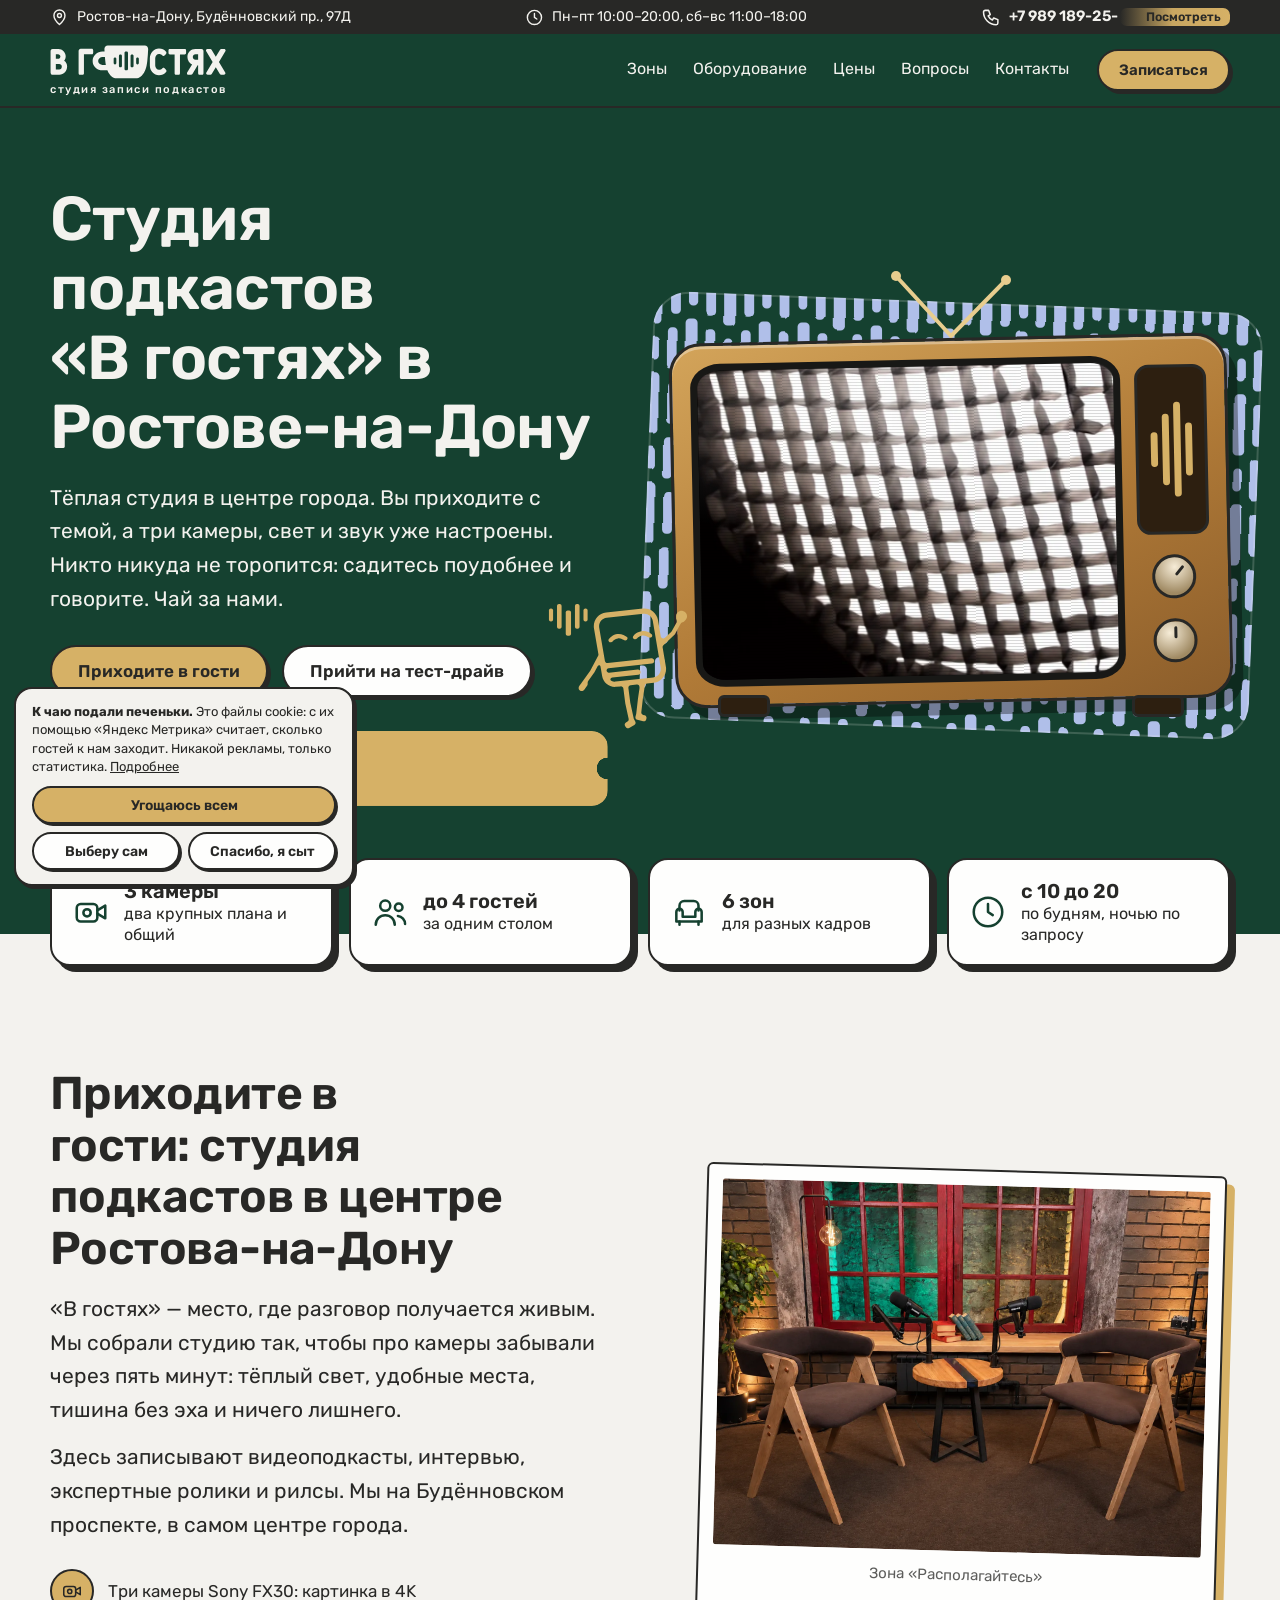
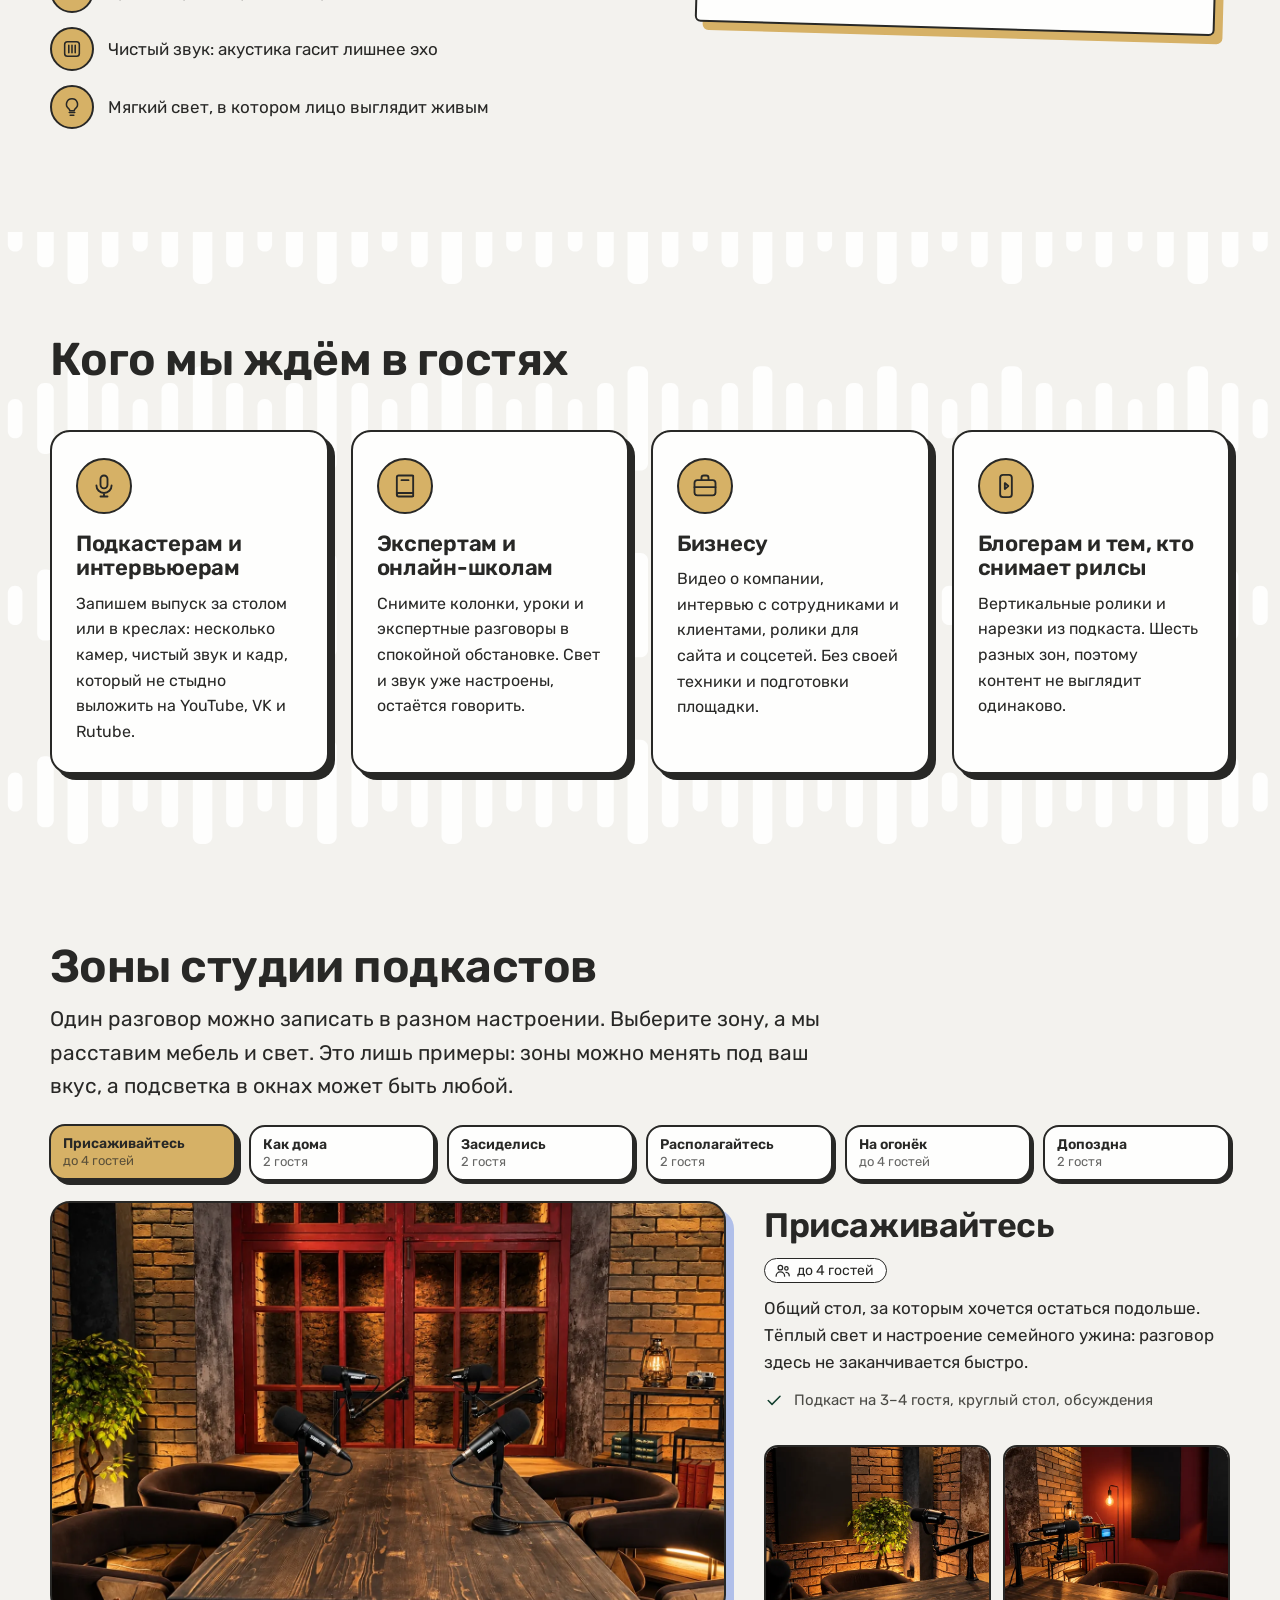
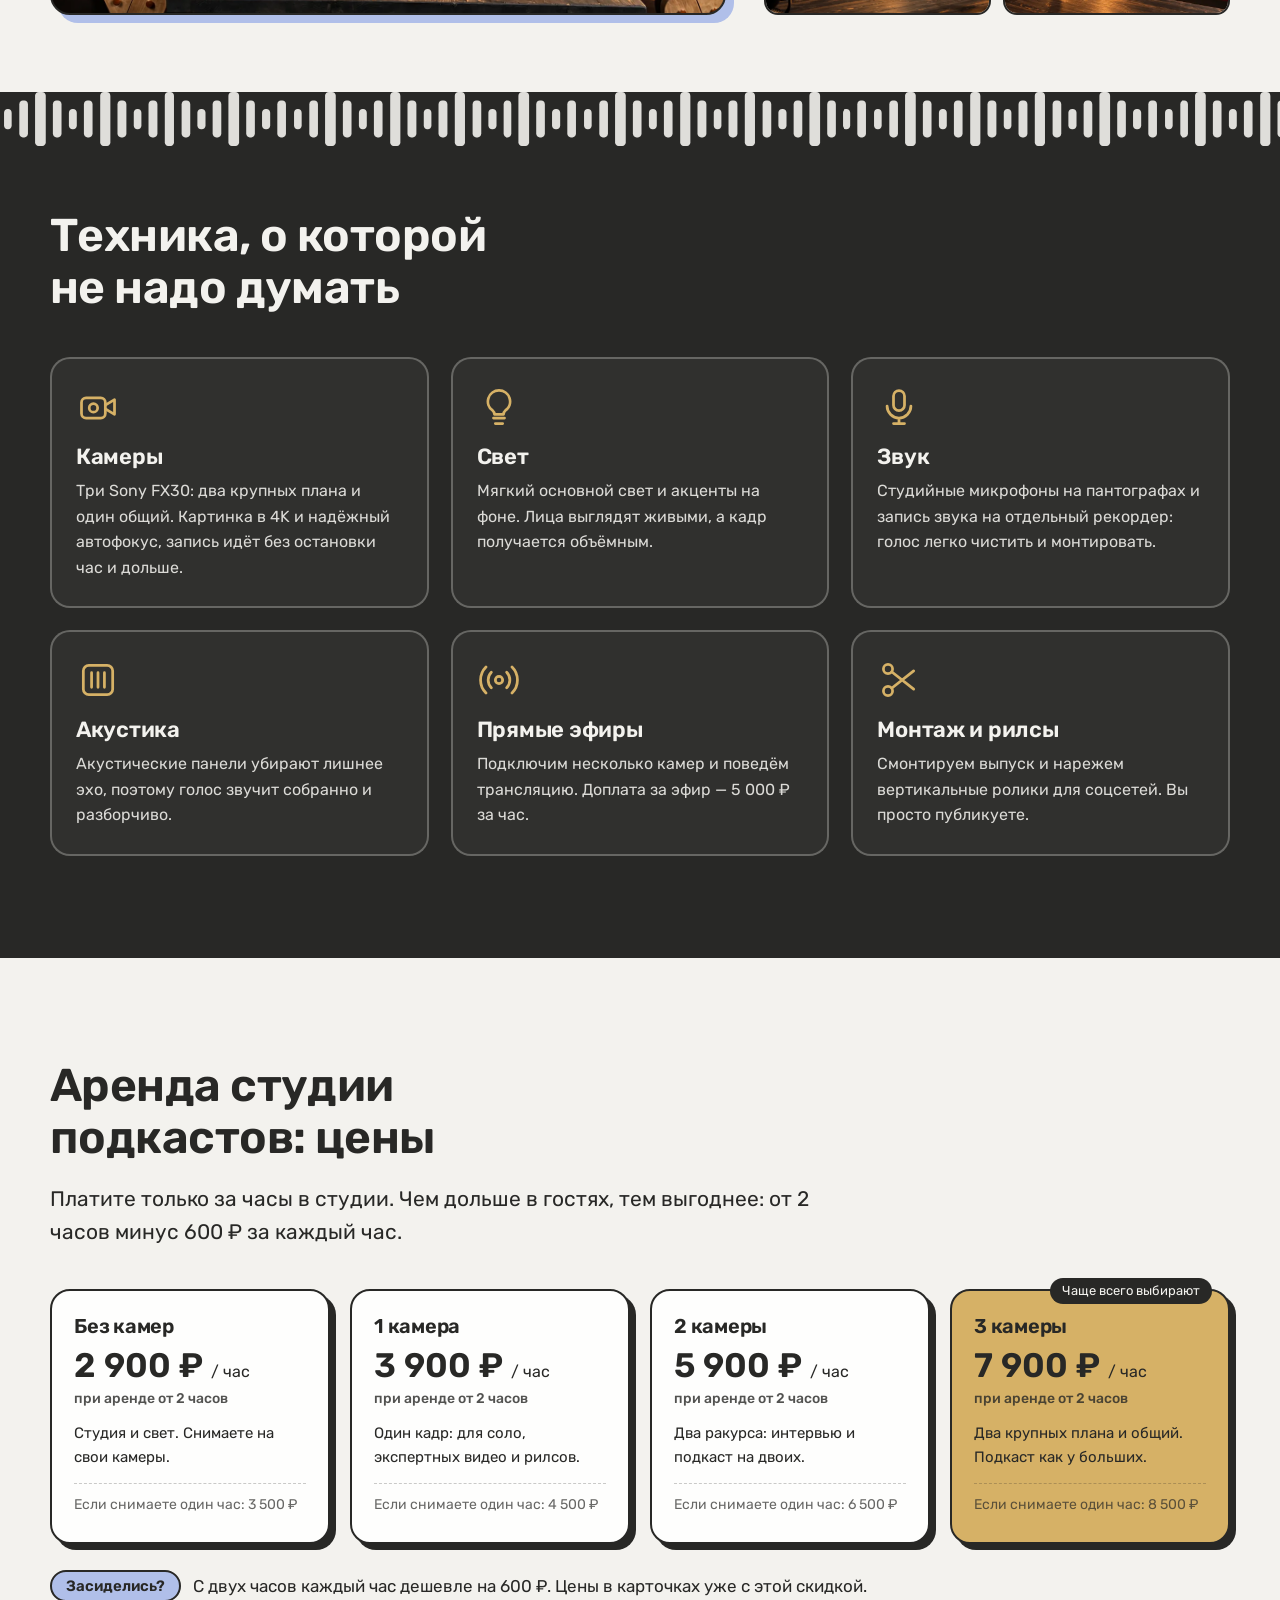
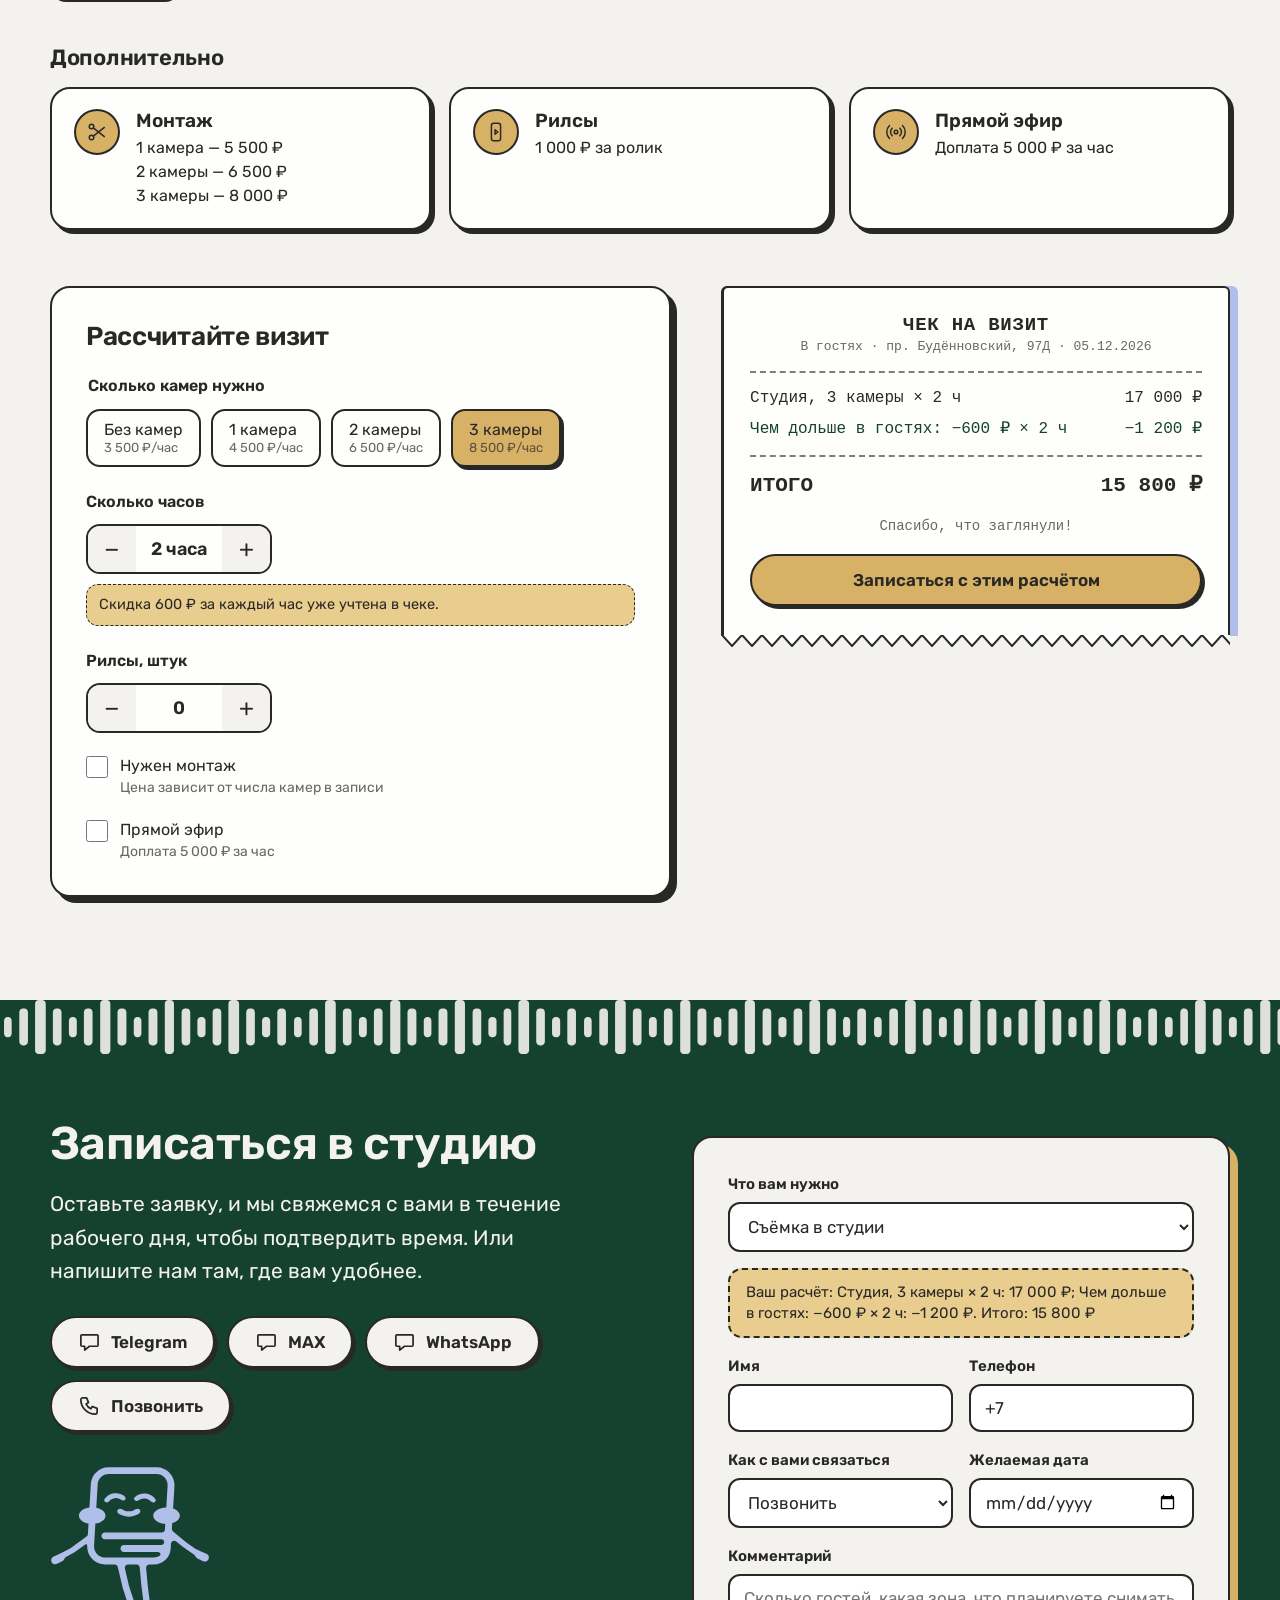
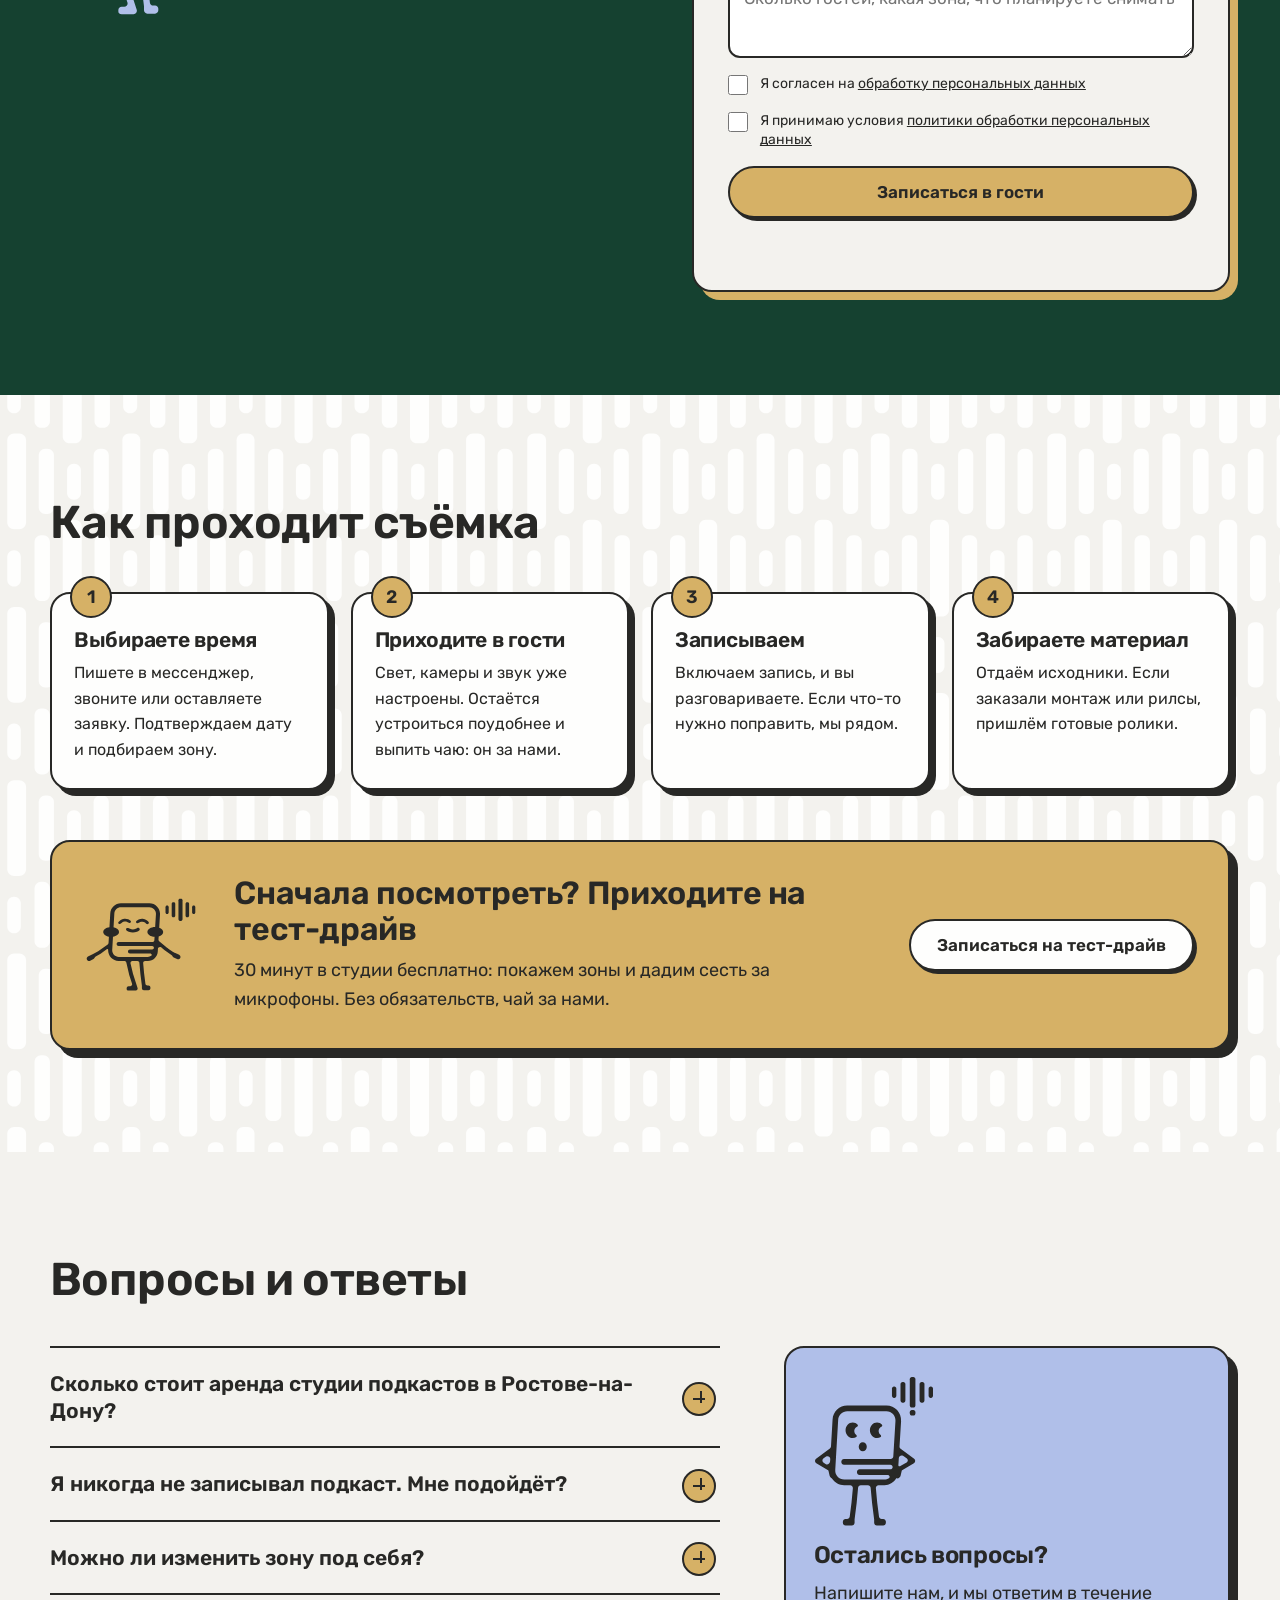
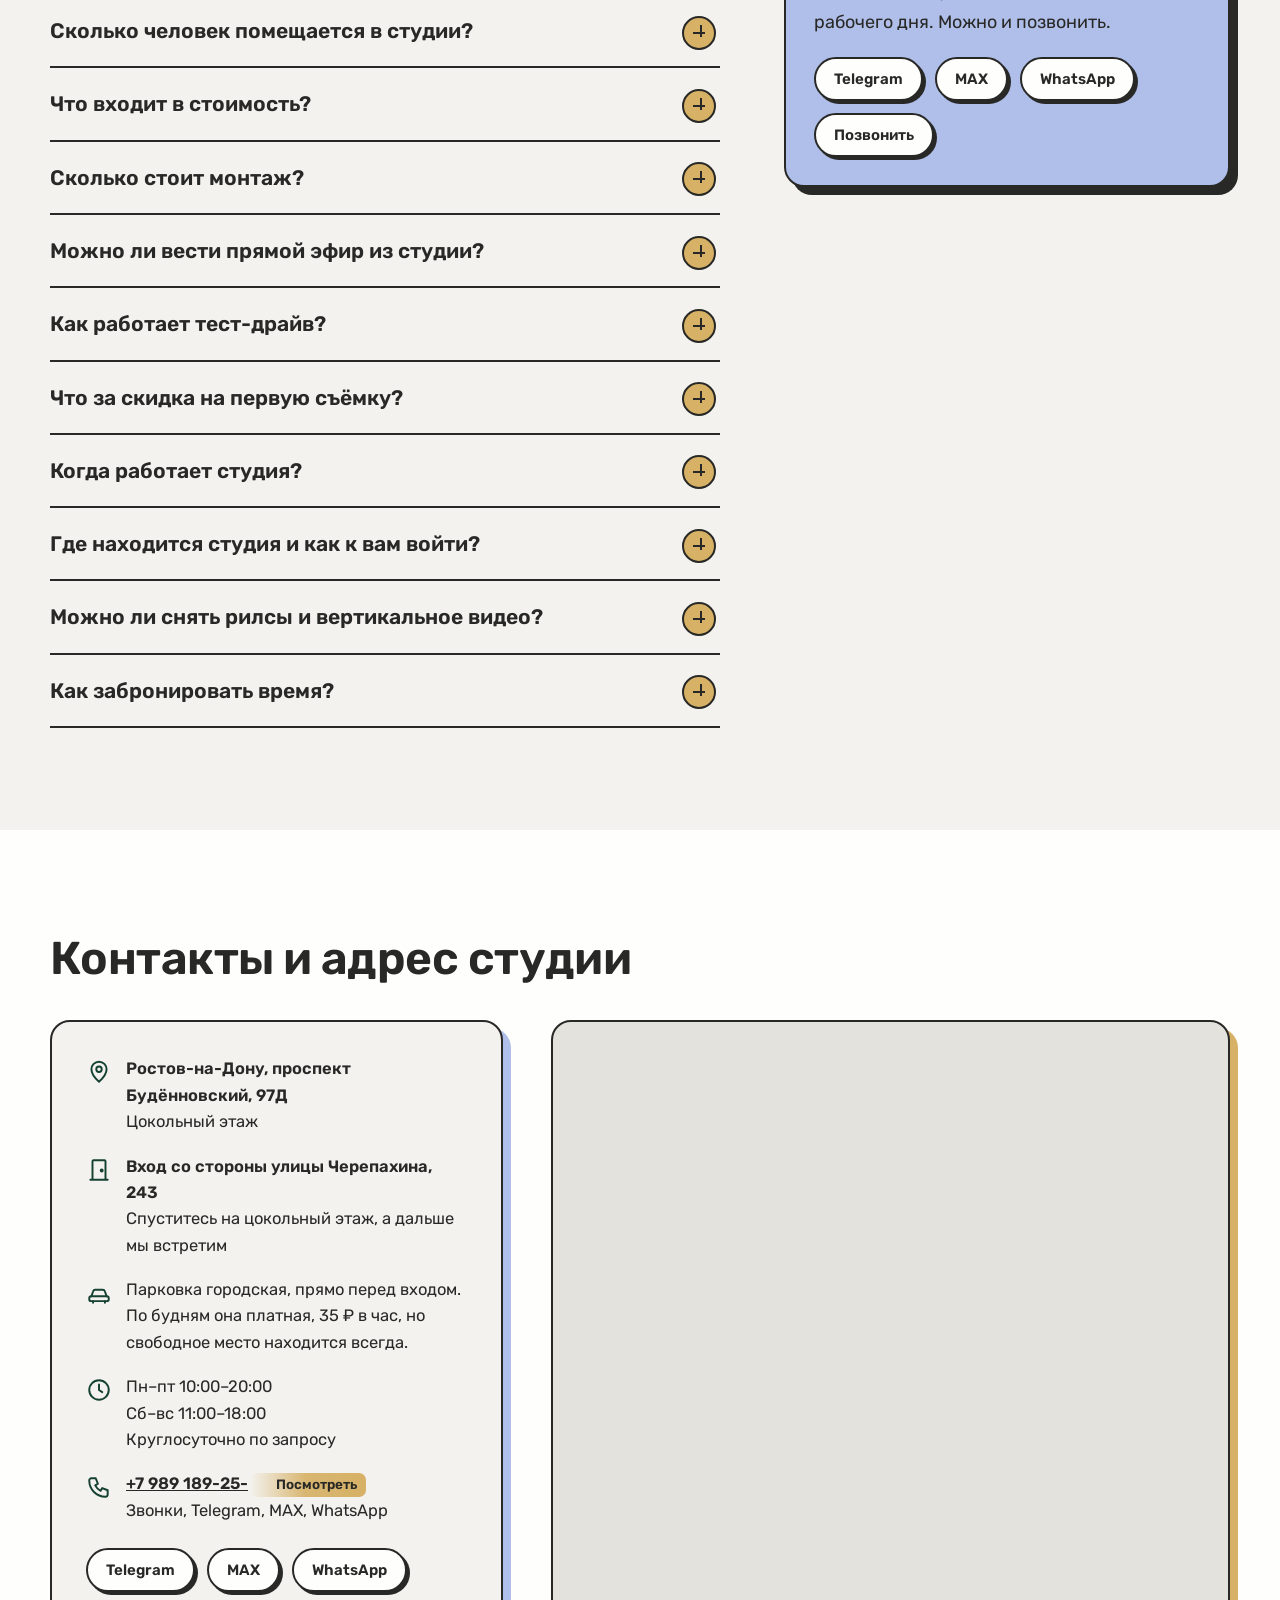
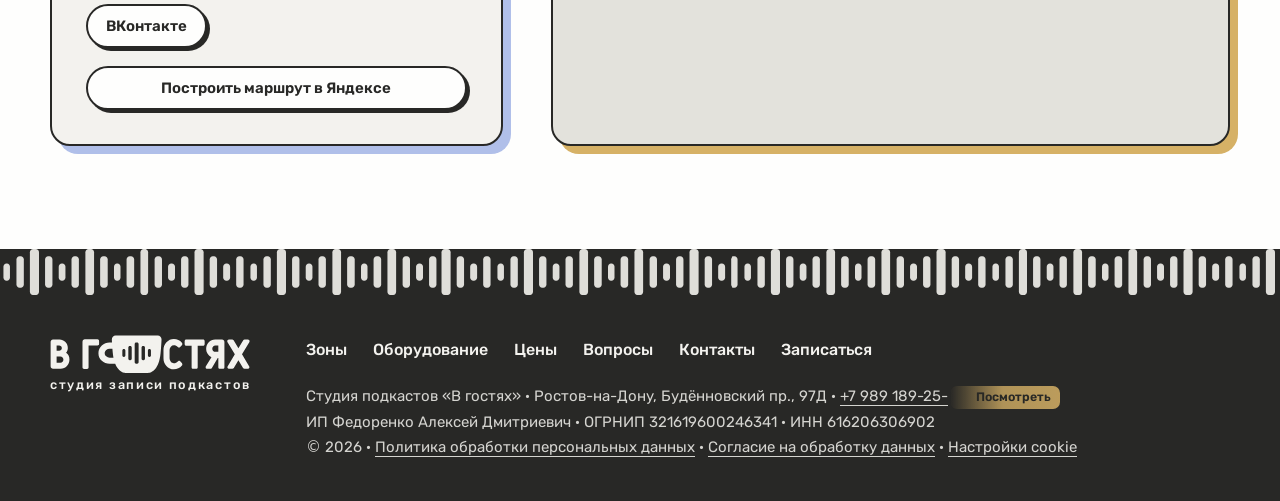
<file: index.html>
<!doctype html>
<html lang="ru">
<head>
<meta charset="utf-8">
<meta name="viewport" content="width=device-width, initial-scale=1">
<title>Студия подкастов в Ростове-на-Дону — запись видеоподкастов «В гостях»</title>
<meta name="description" content="Студия видеоподкастов «В гостях» в центре Ростова-на-Дону: три камеры, свет и чистый звук, шесть зон для съёмки. От 2 900 ₽ в час при аренде от 2 часов. Тест-драйв 30 минут бесплатно.">
<link rel="canonical" href="https://studiya-podcast-rostov.ru/">
<meta name="theme-color" content="#154130">
<meta property="og:type" content="website">
<meta property="og:locale" content="ru_RU">
<meta property="og:site_name" content="В гостях">
<meta property="og:title" content="Студия подкастов «В гостях» в Ростове-на-Дону">
<meta property="og:description" content="Тёплая студия в центре города: три камеры, свет и звук. Приходите с темой, остальное сделаем мы. В гостях лучше.">
<meta property="og:url" content="https://studiya-podcast-rostov.ru/">
<meta property="og:image" content="https://studiya-podcast-rostov.ru/img/og.jpg">
<meta property="og:image:width" content="1200">
<meta property="og:image:height" content="630">
<meta name="twitter:card" content="summary_large_image">

<link rel="icon" href="/favicon.svg" type="image/svg+xml">
<link rel="icon" href="/favicon-32.png" sizes="32x32" type="image/png">
<link rel="apple-touch-icon" href="/apple-touch-icon.png">
<link rel="preload" as="font" type="font/woff" href="/fonts/rubik-400.woff" crossorigin>
<link rel="preload" as="font" type="font/woff" href="/fonts/rubik-600.woff" crossorigin>
<link rel="preload" as="image" href="/video/poster.webp">
<link rel="stylesheet" href="/style.css?v=db0ac62a">
<script>document.documentElement.className='js'</script>
<script type="application/ld+json">
{"@context":"https://schema.org","@type":"LocalBusiness","name":"В гостях — студия подкастов","legalName":"ИП Федоренко Алексей Дмитриевич","taxID":"616206306902","description":"Студия видеоподкастов в центре Ростова-на-Дону: запись подкастов, интервью, рилсов и прямых эфиров.","url":"https://studiya-podcast-rostov.ru/","image":"https://studiya-podcast-rostov.ru/img/og.jpg","telephone":"+7-989-189-25-25","priceRange":"от 2 900 ₽/час (при аренде от 2 часов)","address":{"@type":"PostalAddress","streetAddress":"проспект Будённовский, 97Д","addressLocality":"Ростов-на-Дону","addressRegion":"Ростовская область","addressCountry":"RU"},"areaServed":"Ростов-на-Дону","openingHoursSpecification":[{"@type":"OpeningHoursSpecification","dayOfWeek":["Monday","Tuesday","Wednesday","Thursday","Friday"],"opens":"10:00","closes":"20:00"},{"@type":"OpeningHoursSpecification","dayOfWeek":["Saturday","Sunday"],"opens":"11:00","closes":"18:00"}],"sameAs":["https://vk.ru/vgostyah.studio","https://t.me/podkastrostov","https://yandex.ru/maps/-/CXVNvK~~"]}
</script>
<script type="application/ld+json">
{"@context":"https://schema.org","@type":"VideoObject","name":"Студия подкастов «В гостях» в Ростове-на-Дону","description":"Короткое видео о студии: свет, звук и атмосфера.","thumbnailUrl":"https://studiya-podcast-rostov.ru/video/poster.webp","uploadDate":"2026-10-24T12:00:00+03:00","contentUrl":"https://studiya-podcast-rostov.ru/video/promo.mp4"}
</script>
<script type="application/ld+json">{"@context": "https://schema.org", "@type": "FAQPage", "mainEntity": [{"@type": "Question", "name": "Сколько стоит аренда студии подкастов в Ростове-на-Дону?", "acceptedAnswer": {"@type": "Answer", "text": "Аренда студии со светом стоит от 2 900 ₽ в час при аренде от двух часов. Съёмка на камеры студии: 1 камера — 3 900 ₽, 2 камеры — 5 900 ₽, 3 камеры — 7 900 ₽ в час. Чем дольше в гостях, тем выгоднее: от 2 часов каждый час дешевле на 600 ₽. Если снимаете один час, он стоит на 600 ₽ больше. Точную сумму для вашего случая покажет калькулятор на этой странице."}}, {"@type": "Question", "name": "Я никогда не записывал подкаст. Мне подойдёт?", "acceptedAnswer": {"@type": "Answer", "text": "Да. Техника, свет и звук настроены заранее, вам остаётся прийти и говорить. Если волнуетесь, начните с бесплатного тест-драйва: 30 минут в студии без обязательств."}}, {"@type": "Question", "name": "Можно ли изменить зону под себя?", "acceptedAnswer": {"@type": "Answer", "text": "Да. Зоны на фото — примеры расстановки. Подсветку в окнах можно сделать любой, мебель и свет мы переставим и подберём под ваш выпуск: напишите, что хотите, и договоримся."}}, {"@type": "Question", "name": "Сколько человек помещается в студии?", "acceptedAnswer": {"@type": "Answer", "text": "За большим столом — до четырёх гостей, в зонах с креслами — двое. Если вас больше, напишите нам, и мы подскажем, как лучше расставиться."}}, {"@type": "Question", "name": "Что входит в стоимость?", "acceptedAnswer": {"@type": "Answer", "text": "В любом тарифе вы получаете студию и свет. Дальше зависит от выбора: можно снимать на камеры студии (одну, две или три) или на свои. Рилсы, монтаж и прямой эфир подключаются отдельно."}}, {"@type": "Question", "name": "Сколько стоит монтаж?", "acceptedAnswer": {"@type": "Answer", "text": "Монтаж зависит от числа камер в записи: 1 камера — 5 500 ₽, 2 камеры — 6 500 ₽, 3 камеры — 8 000 ₽. Добавить монтаж можно в калькуляторе."}}, {"@type": "Question", "name": "Можно ли вести прямой эфир из студии?", "acceptedAnswer": {"@type": "Answer", "text": "Да, подключим камеры и проведём трансляцию. Доплата за прямой эфир — 5 000 ₽ за час, она добавляется в калькуляторе одной галочкой."}}, {"@type": "Question", "name": "Как работает тест-драйв?", "acceptedAnswer": {"@type": "Answer", "text": "Вы приходите в студию на 30 минут: смотрим зоны, знакомимся с техникой, пробуете сесть за микрофоны. Это бесплатно и ни к чему не обязывает. Время согласуем в мессенджере или по телефону. Чай за нами."}}, {"@type": "Question", "name": "Что за скидка на первую съёмку?", "acceptedAnswer": {"@type": "Answer", "text": "До 30 ноября 2026 года на первую съёмку в студии действует скидка 10% на весь заказ: аренду, монтаж, рилсы и эфир. Отметьте её в калькуляторе или назовите при бронировании."}}, {"@type": "Question", "name": "Когда работает студия?", "acceptedAnswer": {"@type": "Answer", "text": "По будням с 10:00 до 20:00, в выходные с 11:00 до 18:00. Если нужно снимать в другое время, в том числе ночью, договоримся заранее."}}, {"@type": "Question", "name": "Где находится студия и как к вам войти?", "acceptedAnswer": {"@type": "Answer", "text": "Студия на Будённовском проспекте, 97Д, в цокольном этаже. Вход со стороны улицы Черепахина, 243. Перед входом городская парковка: по будням она платная, 35 ₽ в час, но свободное место находится всегда."}}, {"@type": "Question", "name": "Можно ли снять рилсы и вертикальное видео?", "acceptedAnswer": {"@type": "Answer", "text": "Да. Можно снять отдельные вертикальные ролики или нарезать их из подкаста. Один рилс стоит 1 000 ₽."}}, {"@type": "Question", "name": "Как забронировать время?", "acceptedAnswer": {"@type": "Answer", "text": "Заполните заявку на сайте, позвоните или напишите нам в Telegram, MAX или WhatsApp. Мы уточним дату, длительность и формат съёмки и подтвердим бронь."}}]}</script>

<script>window.PRICES={"cams": {"0": 2900, "1": 3900, "2": 5900, "3": 7900}, "oneHourExtra": 600, "reel": 1000, "montage": {"1": 5500, "2": 6500, "3": 8000}, "live": 5000, "discount": 0.1, "discountUntil": "2026-11-30"};</script>
<!-- Yandex.Metrika counter -->
<script>window.loadMetrika=function(){if(window.__ymOn)return;window.__ymOn=1;
    (function(m,e,t,r,i,k,a){
        m[i]=m[i]||function(){(m[i].a=m[i].a||[]).push(arguments)};
        m[i].l=1*new Date();
        for (var j = 0; j < document.scripts.length; j++) {if (document.scripts[j].src === r) { return; }}
        k=e.createElement(t),a=e.getElementsByTagName(t)[0],k.async=1,k.src=r,a.parentNode.insertBefore(k,a)
    })(window, document,'script','https://mc.yandex.ru/metrika/tag.js?id=113790318', 'ym');

    ym(113790318, 'init', {ssr:true, webvisor:true, clickmap:true, ecommerce:"dataLayer", referrer: document.referrer, url: location.href, accurateTrackBounce:true, trackLinks:true});
};try{var c=localStorage.getItem("cks");if(c==="all"||c==="stat")window.loadMetrika()}catch(e){}</script>
<!-- /Yandex.Metrika counter -->
</head>
<body>
<svg width="0" height="0" style="position:absolute" aria-hidden="true" focusable="false"><defs><symbol id="i-cam" viewBox="0 0 24 24"><rect x="3" y="7" width="13" height="11" rx="2.5"/><path d="M16 11l5-3v8l-5-3"/><circle cx="9.5" cy="12.5" r="2.3"/></symbol><symbol id="i-light" viewBox="0 0 24 24"><path d="M9 18h6M10 21h4"/><path d="M12 3a6 6 0 0 0-3.5 10.9c.6.5 1 1.2 1 2v.1h5v-.1c0-.8.4-1.5 1-2A6 6 0 0 0 12 3z"/></symbol><symbol id="i-mic" viewBox="0 0 24 24"><rect x="9" y="3" width="6" height="11" rx="3"/><path d="M5.5 11.5a6.5 6.5 0 0 0 13 0M12 18v3M9 21h6"/></symbol><symbol id="i-users" viewBox="0 0 24 24"><circle cx="9" cy="8" r="3.2"/><path d="M3 20a6 6 0 0 1 12 0"/><circle cx="17.5" cy="9" r="2.4"/><path d="M17 14.5a5 5 0 0 1 4.5 5"/></symbol><symbol id="i-user" viewBox="0 0 24 24"><circle cx="12" cy="8" r="3.6"/><path d="M5 21a7 7 0 0 1 14 0"/></symbol><symbol id="i-clock" viewBox="0 0 24 24"><circle cx="12" cy="12" r="9"/><path d="M12 7v5l3 2"/></symbol><symbol id="i-pin" viewBox="0 0 24 24"><path d="M12 21s7-6.2 7-11.5a7 7 0 0 0-14 0C5 14.8 12 21 12 21z"/><circle cx="12" cy="9.5" r="2.5"/></symbol><symbol id="i-phone" viewBox="0 0 24 24"><path d="M5 4h4l2 5-2.5 1.5a11 11 0 0 0 5 5L15 13l5 2v4a2 2 0 0 1-2 2A15 15 0 0 1 3 6a2 2 0 0 1 2-2z"/></symbol><symbol id="i-sofa" viewBox="0 0 24 24"><path d="M6 11V8a3 3 0 0 1 3-3h6a3 3 0 0 1 3 3v3"/><path d="M4 12a2 2 0 0 1 4 0v3h8v-3a2 2 0 0 1 4 0v6H4z"/><path d="M6 18v2M18 18v2"/></symbol><symbol id="i-scissors" viewBox="0 0 24 24"><circle cx="6" cy="6" r="2.5"/><circle cx="6" cy="18" r="2.5"/><path d="M8 7.5L20 17M8 16.5L20 7"/></symbol><symbol id="i-live" viewBox="0 0 24 24"><circle cx="12" cy="12" r="2"/><path d="M7.8 7.8a6 6 0 0 0 0 8.4M16.2 7.8a6 6 0 0 1 0 8.4M4.9 4.9a10 10 0 0 0 0 14.2M19.1 4.9a10 10 0 0 1 0 14.2"/></symbol><symbol id="i-panel" viewBox="0 0 24 24"><rect x="4" y="4" width="16" height="16" rx="3"/><path d="M8.5 8v8M12 8v8M15.5 8v8"/></symbol><symbol id="i-gift" viewBox="0 0 24 24"><rect x="4" y="9" width="16" height="11" rx="2"/><path d="M12 9v11M4 13.5h16M12 9c-3 0-5-1-5-3a2 2 0 0 1 4 0c0 1 1 3 1 3zM12 9c3 0 5-1 5-3a2 2 0 0 0-4 0c0 1-1 3-1 3z"/></symbol><symbol id="i-brief" viewBox="0 0 24 24"><rect x="3" y="7" width="18" height="13" rx="2.5"/><path d="M9 7V5a2 2 0 0 1 2-2h2a2 2 0 0 1 2 2v2M3 13h18"/></symbol><symbol id="i-book" viewBox="0 0 24 24"><path d="M5 4.5A1.5 1.5 0 0 1 6.5 3H19v15H6.5A1.5 1.5 0 0 0 5 19.5z"/><path d="M5 19.5A1.5 1.5 0 0 0 6.5 21H19v-3M9 7h6"/></symbol><symbol id="i-reel" viewBox="0 0 24 24"><rect x="7" y="2.5" width="10" height="19" rx="2.5"/><path d="M11 9.5l3 2.5-3 2.5z"/></symbol><symbol id="i-check" viewBox="0 0 24 24"><path d="M5 12.5l4.5 4.5L19 7.5"/></symbol><symbol id="i-chat" viewBox="0 0 24 24"><path d="M4 5h16a1 1 0 0 1 1 1v10a1 1 0 0 1-1 1h-8l-5 4v-4H4a1 1 0 0 1-1-1V6a1 1 0 0 1 1-1z"/></symbol><symbol id="i-car" viewBox="0 0 24 24"><path d="M5 15l1.6-4.6A2 2 0 0 1 8.5 9h7a2 2 0 0 1 1.9 1.4L19 15"/><rect x="3" y="15" width="18" height="4.5" rx="1.8"/><path d="M6.5 19.5V21M17.5 19.5V21"/></symbol><symbol id="i-door" viewBox="0 0 24 24"><path d="M6 21V4a1 1 0 0 1 1-1h10a1 1 0 0 1 1 1v17M4 21h16"/><circle cx="14.5" cy="12.5" r=".9"/></symbol><symbol id="i-cup" viewBox="0 0 24 24"><path d="M5 9h11v6a4 4 0 0 1-4 4H9a4 4 0 0 1-4-4z"/><path d="M16 10.5h1.5a2.2 2.2 0 0 1 0 4.5H16M9 3v3M12.5 3v3"/></symbol><symbol id="m-hi" viewBox="279 230 943 1040"><path d="M836.153 238.709C898.331 231.91 955.033 274.716 965.445 336.317L989.06 476.037C991.942 493.083 1012.69 500.027 1025.28 488.154L1079.93 436.578C1081.57 435.026 1082.96 433.226 1084.05 431.243L1123.13 359.926C1127.54 351.885 1125.81 342.082 1122.63 333.48C1121.01 329.076 1120.14 324.354 1120.14 319.497V304.822C1120.14 274.355 1148.79 251.992 1178.4 259.356C1214.53 268.347 1226.28 313.778 1199.02 339.119L1188.27 349.119C1184.48 352.637 1180.15 355.323 1175.53 357.141C1168.82 359.779 1162.27 363.579 1158.81 369.894L1110.36 458.304C1109.27 460.286 1107.88 462.087 1106.24 463.639L1011.78 552.78C1006.52 557.736 1004.09 564.981 1005.3 572.096L1033.05 736.271L1033.3 737.839C1043.53 803.611 997.182 864.848 931.036 872.962L929.458 873.144L871.88 879.44C862.103 880.509 854.276 888.026 852.824 897.741L836.003 1010.28L822.838 1124.21C821.588 1135.03 828.59 1145.09 839.18 1147.68L851.137 1150.62C862.748 1153.47 869.848 1165.18 866.996 1176.77L864.648 1186.32C861.796 1197.92 850.071 1205.01 838.46 1202.16L788.766 1189.97C777.155 1187.12 770.054 1175.41 772.906 1163.81L779.399 1137.41L794.723 1004.8L808.344 913.671C810.439 899.65 798.685 887.442 784.576 888.985L731.734 894.763C719.685 896.08 711.067 907.02 712.619 919.026L728.722 1043.59L758.147 1179.47C758.634 1181.72 759.476 1183.88 760.642 1185.86L771.038 1203.53C777.095 1213.82 773.649 1227.07 763.341 1233.12L719.223 1259.02C708.914 1265.07 695.647 1261.62 689.589 1251.33L683.979 1241.79C677.922 1231.5 681.367 1218.25 691.675 1212.2L704.146 1204.88C712.204 1200.15 716.313 1190.79 714.337 1181.66L686.033 1050.95L669.479 922.902C667.968 911.221 657.374 902.895 645.651 904.177L608.679 908.221C550.162 914.619 496.949 873.934 487.861 815.846L474.027 734C471.991 722.164 456.095 719.629 450.471 730.244L422.258 783.491L368.778 857.386C363.599 864.542 364.186 874.244 364.305 883.073C364.379 888.563 362.753 894.124 359.292 898.92L335.125 932.408C326.545 944.297 309.941 946.989 298.036 938.42C286.132 929.851 283.437 913.265 292.017 901.375L309.499 877.147C309.507 877.136 309.502 877.121 309.489 877.117C309.476 877.112 309.471 877.097 309.479 877.086L386.148 771.146L453.868 643.34C456.106 639.118 456.88 634.275 456.07 629.567L418.366 410.275C406.849 343.291 454.253 280.471 521.898 273.074L836.153 238.709ZM920.809 343.844C914.388 305.857 879.423 279.458 841.079 283.651L526.824 318.015C485.11 322.577 455.878 361.316 462.979 402.622L511.823 686.701C513.76 697.966 524.141 705.779 535.517 704.535L908.736 663.723C920.621 662.424 931.311 670.993 932.612 682.863L932.827 684.817C934.128 696.688 925.548 707.365 913.662 708.665L542.738 749.227C531.961 750.406 524.399 760.398 526.203 771.075C527.865 780.908 536.916 787.742 546.841 786.656L792.63 759.778C804.516 758.478 815.206 767.048 816.507 778.918L816.722 780.872C818.023 792.743 809.443 803.42 797.557 804.72L575.332 829.022C559.544 830.748 551.937 848.378 565.914 855.913C577.115 861.952 590.192 864.762 603.753 863.279L924.532 828.202C966.165 823.649 995.38 785.044 988.409 743.798L920.809 343.844ZM617.641 457.305C635.505 455.001 653.664 457.32 670.373 464.039C681.275 468.423 691.322 474.585 700.123 482.234C707.913 489.004 706.54 500.915 698.489 507.374C690.439 513.834 678.768 512.276 670.351 506.301C666.035 503.237 661.357 500.677 656.406 498.686C645.64 494.357 633.941 492.863 622.431 494.348C610.921 495.832 599.985 500.246 590.674 507.165C586.392 510.347 582.519 514.01 579.124 518.067C572.503 525.982 561.612 530.45 552.182 526.245C542.753 522.04 538.395 510.869 544.207 502.344C550.773 492.713 558.923 484.204 568.352 477.198C582.804 466.46 599.777 459.609 617.641 457.305ZM828.627 432.374C846.673 430.507 864.898 433.286 881.566 440.444C892.437 445.112 902.41 451.542 911.101 459.435C918.801 466.43 917.161 478.402 908.909 484.738C900.658 491.075 888.93 489.256 880.585 483.043C876.297 479.85 871.632 477.156 866.678 475.029C855.921 470.409 844.158 468.616 832.511 469.821C820.864 471.026 809.719 475.188 800.137 481.911C795.725 485.007 791.713 488.598 788.171 492.602C781.277 500.392 770.171 504.573 760.794 500.059C751.417 495.546 747.354 484.163 753.457 475.74C760.343 466.236 768.785 457.901 778.467 451.107C793.312 440.69 810.58 434.24 828.627 432.374Z" fill="currentColor"/></symbol><symbol id="m-hi-snd" viewBox="151 210 1198 1080"><path d="M962.797 257.12C1025.03 250.31 1081.79 293.183 1092.21 354.879L1115.85 494.816C1118.73 511.889 1139.5 518.843 1152.1 506.952L1206.8 455.296C1208.45 453.741 1209.84 451.938 1210.93 449.953L1250.05 378.525C1254.46 370.471 1252.72 360.653 1249.55 352.038C1247.92 347.627 1247.05 342.897 1247.05 338.033V323.335C1247.05 292.821 1275.73 270.423 1305.36 277.799C1341.53 286.803 1353.29 332.305 1326.01 357.686L1315.24 367.701C1311.45 371.224 1307.12 373.914 1302.49 375.736C1295.78 378.377 1289.22 382.183 1285.76 388.508L1237.26 477.055C1236.17 479.041 1234.78 480.844 1233.13 482.399L1138.58 571.678C1133.33 576.642 1130.9 583.898 1132.1 591.024L1159.87 755.454L1160.13 757.025C1170.37 822.899 1123.98 884.231 1057.77 892.357L1056.19 892.54L998.557 898.846C988.771 899.917 980.937 907.445 979.484 917.176L962.647 1029.89L949.469 1143.99C948.218 1154.83 955.226 1164.9 965.826 1167.51L977.794 1170.44C989.416 1173.3 996.523 1185.03 993.669 1196.64L991.319 1206.2C988.464 1217.82 976.728 1224.92 965.106 1222.07L915.365 1209.86C903.743 1207 896.635 1195.27 899.49 1183.66L905.989 1157.21L921.328 1024.4L934.961 933.13C937.059 919.087 925.294 906.86 911.171 908.405L858.279 914.192C846.219 915.512 837.593 926.468 839.146 938.493L855.264 1063.25L884.718 1199.35C885.204 1201.6 886.047 1203.75 887.214 1205.74L897.62 1223.44C903.683 1233.75 900.234 1247.02 889.916 1253.08L845.756 1279.01C835.438 1285.07 822.158 1281.62 816.095 1271.31L810.479 1261.76C804.416 1251.45 807.865 1238.18 818.183 1232.12L830.665 1224.79C838.73 1220.05 842.843 1210.68 840.866 1201.54L812.535 1070.63L795.965 942.376C794.453 930.676 783.849 922.337 772.115 923.622L735.108 927.671C676.536 934.08 623.273 893.332 614.176 835.153L600.329 753.18C598.291 741.325 582.38 738.787 576.751 749.418L548.511 802.748L494.981 876.758C489.797 883.925 490.385 893.641 490.504 902.485C490.578 907.983 488.951 913.552 485.486 918.356L461.296 951.896C452.708 963.803 436.088 966.499 424.173 957.917C412.257 949.335 409.559 932.723 418.147 920.815L435.646 896.55C435.653 896.539 435.648 896.523 435.636 896.519C435.623 896.514 435.618 896.499 435.626 896.488L512.367 790.384L580.152 662.379C582.391 658.15 583.166 653.3 582.356 648.584L544.616 428.952C533.088 361.864 580.536 298.946 648.245 291.538L962.797 257.12ZM1047.53 362.417C1041.11 324.371 1006.11 297.932 967.728 302.131L653.175 336.549C611.423 341.118 582.163 379.916 589.271 421.287L638.161 705.807C640.1 717.09 650.49 724.915 661.877 723.669L1035.45 682.794C1047.34 681.492 1058.04 690.075 1059.35 701.964L1059.56 703.921C1060.86 715.81 1052.28 726.504 1040.38 727.806L669.105 768.431C658.318 769.611 650.748 779.619 652.554 790.312C654.217 800.161 663.277 807.005 673.212 805.918L919.233 778.998C931.129 777.696 941.829 786.279 943.132 798.168L943.347 800.125C944.65 812.014 936.061 822.708 924.165 824.01L701.73 848.349C685.926 850.079 678.313 867.735 692.303 875.282C703.514 881.33 716.603 884.145 730.177 882.66L1051.26 847.528C1092.93 842.968 1122.17 804.303 1115.2 762.993L1047.53 362.417ZM744.079 476.055C761.96 473.748 780.135 476.07 796.86 482.8C807.772 487.191 817.83 493.362 826.638 501.022C834.436 507.803 833.061 519.732 825.003 526.202C816.945 532.672 805.263 531.111 796.838 525.127C792.518 522.059 787.836 519.495 782.88 517.5C772.104 513.164 760.394 511.668 748.873 513.155C737.352 514.642 726.406 519.063 717.086 525.992C712.8 529.179 708.923 532.848 705.525 536.912C698.898 544.839 687.996 549.314 678.558 545.102C669.12 540.89 664.758 529.702 670.575 521.163C677.147 511.518 685.305 502.996 694.743 495.979C709.209 485.224 726.197 478.363 744.079 476.055ZM955.263 451.085C973.327 449.215 991.569 451.999 1008.25 459.167C1019.13 463.843 1029.12 470.283 1037.82 478.189C1045.52 485.194 1043.88 497.184 1035.62 503.531C1027.36 509.877 1015.62 508.056 1007.27 501.833C1002.98 498.635 998.309 495.937 993.351 493.806C982.583 489.18 970.81 487.384 959.151 488.59C947.493 489.797 936.337 493.965 926.747 500.699C922.331 503.8 918.314 507.397 914.769 511.406C907.869 519.209 896.753 523.397 887.367 518.876C877.981 514.355 873.914 502.955 880.022 494.519C886.915 485 895.365 476.652 905.056 469.847C919.915 459.414 937.2 452.954 955.263 451.085Z" fill="currentColor"/> <path d="M177.957 257.374C187.071 257.374 194.459 265.099 194.459 274.626V350.371C194.459 359.898 187.071 367.623 177.957 367.623H175.503C166.389 367.623 159 359.898 159 350.371V274.626C159 265.099 166.389 257.374 175.503 257.374H177.957Z" fill="currentColor"/> <path d="M473.452 257.374C482.566 257.374 489.954 265.099 489.954 274.626V350.371C489.954 359.898 482.566 367.623 473.452 367.623H470.998C461.884 367.623 454.495 359.898 454.495 350.371V274.626C454.495 265.099 461.884 257.374 470.998 257.374H473.452Z" fill="currentColor"/> <path d="M421.006 235.331C421.005 225.759 413.66 218 404.6 218H398.012C388.952 218 381.607 225.759 381.606 235.331V413.288C381.606 422.861 388.952 430.622 398.012 430.622H404.6C413.66 430.622 421.005 422.861 421.006 413.288V235.331Z" fill="currentColor"/> <path d="M348.117 290.439C348.117 280.877 340.821 273.124 331.823 273.124H319.101C310.103 273.124 302.808 280.877 302.808 290.439V472.369C302.808 481.931 310.103 489.684 319.101 489.684H331.823C340.821 489.684 348.117 481.931 348.117 472.369V290.439Z" fill="currentColor"/> <path d="M267.348 235.331C267.348 225.759 260.002 218 250.942 218H244.355C235.295 218 227.949 225.759 227.949 235.331V413.288C227.949 422.861 235.294 430.622 244.355 430.622H250.942C260.003 430.622 267.348 422.861 267.348 413.288V235.331Z" fill="currentColor"/></symbol><symbol id="m-open" viewBox="199 262 1101 1028"><path d="M932.519 270C1003.49 270 1059.78 329.831 1055.45 400.674L1046.05 554.515C1073.6 564.235 1092.18 582.562 1092.18 603.57C1092.18 626.097 1070.82 645.538 1039.94 654.594L1037.59 693.167C1037.14 700.374 1040.18 707.357 1045.75 711.954L1133.25 784.213C1133.25 784.213 1189.21 825.944 1213.32 838.609C1237.43 851.273 1276.3 866.555 1276.3 866.555C1290.16 873.038 1296.15 889.532 1289.66 903.396C1283.18 917.26 1266.69 923.244 1252.82 916.761L1213.77 898.501C1208.37 895.972 1204.16 891.918 1201.42 887.092C1198.59 882.107 1195.73 876.905 1191.08 873.563L1105.4 812.065L1068.29 781.421C1054.03 769.648 1032.44 779.06 1031.37 797.518L1029.5 829.584C1026.68 890.917 976.131 939.193 914.734 939.193H882.83C869.535 939.193 859.118 950.623 860.348 963.862L871.506 1083.91L886.554 1202.73C887.983 1214.01 897.581 1222.47 908.954 1222.47H921.798C934.268 1222.47 944.378 1232.58 944.378 1245.05V1255.31C944.378 1267.79 934.268 1277.89 921.798 1277.89H868.427C855.956 1277.89 845.846 1267.79 845.846 1255.31V1226.94L828.33 1088.63L816.342 959.682C815.263 948.072 805.521 939.193 793.86 939.193H736.328C721.78 939.193 711.029 952.747 714.341 966.913L742.688 1088.18L795.713 1251.32C799.682 1263.53 792.681 1276.59 780.313 1280.05C780.313 1280.05 770.589 1282 759.483 1282C748.378 1282 691.907 1282 691.907 1282C679.436 1282 669.327 1276 669.327 1263.53V1253.26C669.327 1240.79 679.436 1230.68 691.907 1230.68H710.454C725.795 1230.68 736.669 1215.71 731.927 1201.12L699.17 1100.33L665.576 956.633C663.188 946.418 654.078 939.193 643.588 939.193H578.163L576.505 939.183C507.001 938.269 451.991 879.961 455.121 810.522L455.207 808.866C455.606 801.995 447.848 797.743 442.271 801.776L368.011 855.467L311.114 886.651C304.414 890.323 300.602 897.516 296.837 904.164C294.339 908.576 290.6 912.354 285.798 914.921L247.776 935.236C234.277 942.448 217.488 937.35 210.275 923.851C203.063 910.352 208.159 893.563 221.658 886.351L280.981 859.591L339.862 827.318L450.466 747.35C455.964 743.375 459.383 737.138 459.777 730.365L464.005 657.753C426.063 650.894 398.349 629.234 398.349 603.57C398.349 576.49 429.206 553.867 470.376 548.389L479.836 386.002C483.629 320.873 537.552 270 602.791 270H932.519ZM602.791 317.213C562.56 317.213 529.31 348.585 526.97 388.748L517.589 549.804C554.396 557.09 581.043 578.405 581.043 603.57C581.043 630.156 551.302 652.444 511.26 658.433L502.34 811.612C499.8 855.221 534.48 891.98 578.163 891.98H914.734C928.962 891.98 942.202 887.577 953.128 880.036C966.761 870.627 956.87 853.19 940.305 853.19H707.14C694.67 853.19 684.56 843.081 684.56 830.61V828.557C684.56 816.087 694.67 805.977 707.14 805.977H965.032C975.445 805.977 984.053 797.857 984.659 787.46C985.316 776.172 976.339 766.657 965.032 766.656H575.845C563.375 766.656 553.265 756.547 553.265 744.076V742.024C553.265 729.553 563.375 719.443 575.845 719.443H967.437C979.373 719.443 989.247 710.154 989.975 698.241L992.325 659.774C945.862 657.123 909.481 632.975 909.481 603.57C909.481 572.729 949.504 547.667 999.204 547.132L1008.33 397.795C1011 354.109 976.286 317.213 932.519 317.213H602.791ZM788.278 560.13C796.754 554.626 808.266 554.399 815.428 561.529C822.591 568.659 822.686 580.378 814.572 586.404C806.551 592.363 797.814 597.334 788.548 601.197C773.637 607.412 757.647 610.63 741.492 610.666C725.337 610.702 709.334 607.557 694.395 601.409C685.112 597.588 676.353 592.654 668.305 586.731C660.165 580.741 660.205 569.024 667.334 561.862C674.465 554.699 685.98 554.872 694.481 560.338C698.858 563.152 703.49 565.573 708.325 567.563C718.819 571.882 730.061 574.093 741.409 574.068C752.758 574.042 763.991 571.781 774.466 567.415C779.291 565.403 783.913 562.963 788.278 560.13ZM808.121 459.437C822.983 452.753 839.309 449.984 855.543 451.393C871.777 452.802 887.38 458.343 900.867 467.488C909.664 473.452 917.37 480.821 923.696 489.264C929.301 496.746 925.823 507.041 917.47 511.239C909.117 515.437 899.082 511.843 892.775 504.942C889.534 501.396 885.876 498.226 881.868 495.509C873.163 489.606 863.092 486.03 852.614 485.121C842.137 484.211 831.601 485.999 822.009 490.313C817.592 492.299 813.443 494.792 809.639 497.728C802.238 503.439 791.733 505.248 784.228 499.674C776.724 494.1 775.073 483.36 781.883 476.956C789.569 469.728 798.428 463.797 808.121 459.437ZM641.36 449.831C657.444 448.089 673.707 450.508 688.587 456.857C698.296 461 707.203 466.724 714.964 473.762C721.835 479.993 720.382 490.677 713.034 496.336C705.686 501.996 695.234 500.38 687.786 494.853C683.967 492.019 679.814 489.632 675.405 487.751C665.818 483.66 655.34 482.102 644.977 483.224C634.614 484.347 624.713 488.113 616.224 494.161C612.32 496.943 608.775 500.166 605.652 503.752C599.561 510.746 589.697 514.562 581.308 510.607C572.918 506.653 569.21 496.529 574.586 488.971C580.66 480.434 588.137 472.934 596.733 466.808C609.909 457.42 625.276 451.574 641.36 449.831Z" fill="currentColor"/></symbol><symbol id="m-open-snd" viewBox="114 210 1273 1080"><path d="M847.659 269.351C918.648 269.352 974.947 329.22 970.618 400.109L961.217 554.048C988.772 563.775 1007.35 582.113 1007.35 603.135C1007.35 625.677 985.988 645.13 955.102 654.192L952.746 692.789C952.305 700.001 955.34 706.988 960.908 711.589L1048.43 783.894C1048.43 783.894 1104.4 825.651 1128.52 838.324C1152.63 850.997 1191.51 866.289 1191.51 866.289C1205.37 872.776 1211.36 889.281 1204.87 903.153C1198.39 917.026 1181.89 923.014 1168.02 916.527L1128.97 898.255C1123.56 895.724 1119.35 891.668 1116.61 886.839C1113.78 881.851 1110.92 876.646 1106.27 873.301L1020.57 811.764L983.453 781.1C969.194 769.319 947.601 778.738 946.526 797.207L944.657 829.294C941.837 890.666 891.28 938.973 829.87 938.973H797.961C784.663 938.973 774.244 950.411 775.474 963.658L786.634 1083.78L801.686 1202.68C803.115 1213.97 812.714 1222.43 824.09 1222.43H836.936C849.409 1222.43 859.521 1232.55 859.521 1245.03V1255.3C859.521 1267.78 849.409 1277.89 836.936 1277.89H783.555C771.081 1277.89 760.97 1267.78 760.97 1255.3V1226.9L743.45 1088.5L731.46 959.475C730.38 947.858 720.636 938.973 708.974 938.973H651.43C636.88 938.973 626.127 952.536 629.439 966.711L657.792 1088.05L710.827 1251.3C714.797 1263.52 707.795 1276.59 695.424 1280.04C695.424 1280.04 685.698 1282 674.59 1282C663.482 1282 607.001 1282 607.001 1282C594.528 1282 584.416 1275.99 584.416 1263.51V1253.24C584.416 1240.76 594.528 1230.65 607.001 1230.65H625.551C640.895 1230.65 651.772 1215.67 647.029 1201.07L614.265 1100.22L580.665 956.424C578.277 946.203 569.165 938.973 558.672 938.973H493.234L491.576 938.963C422.059 938.049 367.039 879.703 370.169 810.219L370.255 808.563C370.654 801.688 362.895 797.433 357.316 801.468L283.043 855.194L226.134 886.398C219.433 890.072 215.62 897.27 211.855 903.922C209.356 908.336 205.617 912.117 200.813 914.685L162.784 935.013C149.282 942.23 132.49 937.129 125.276 923.622C118.063 910.114 123.159 893.314 136.66 886.097L195.995 859.32L254.888 827.027L365.513 747.007C371.012 743.029 374.431 736.788 374.826 730.011L379.055 657.353C341.106 650.49 313.387 628.816 313.387 603.135C313.387 576.038 344.249 553.401 385.427 547.918L394.888 385.427C398.683 320.257 452.616 269.352 517.868 269.351H847.659ZM517.868 316.595C477.629 316.595 444.372 347.987 442.032 388.176L432.649 549.335C469.463 556.625 496.116 577.954 496.116 603.135C496.116 629.738 466.369 652.04 426.319 658.033L417.397 811.311C414.856 854.948 449.543 891.73 493.234 891.73H829.87C844.102 891.73 857.344 887.324 868.272 879.778C881.908 870.363 872.015 852.915 855.446 852.915H622.237C609.764 852.915 599.653 842.799 599.653 830.321V828.267C599.653 815.788 609.764 805.672 622.237 805.672H880.178C890.594 805.672 899.203 797.546 899.809 787.143C900.467 775.848 891.488 766.326 880.178 766.326H490.917C478.443 766.326 468.332 756.21 468.332 743.732V741.677C468.332 729.199 478.443 719.083 490.917 719.083H882.584C894.522 719.083 904.398 709.788 905.127 697.866L907.476 659.375C861.005 656.723 824.617 632.559 824.617 603.135C824.617 572.274 864.648 547.196 914.358 546.661L923.485 397.228C926.153 353.514 891.435 316.595 847.659 316.595H517.868ZM703.39 559.667C711.868 554.16 723.382 553.933 730.546 561.067C737.71 568.202 737.805 579.928 729.69 585.959C721.667 591.921 712.928 596.895 703.661 600.76C688.746 606.98 672.753 610.2 656.595 610.236C640.437 610.272 624.431 607.125 609.489 600.973C600.205 597.15 591.444 592.212 583.394 586.285C575.253 580.291 575.292 568.567 582.423 561.4C589.555 554.233 601.073 554.406 609.575 559.876C613.953 562.692 618.586 565.114 623.422 567.105C633.918 571.427 645.162 573.639 656.513 573.614C667.863 573.589 679.099 571.326 689.575 566.956C694.402 564.944 699.025 562.502 703.39 559.667ZM723.238 458.91C738.102 452.221 754.431 449.45 770.668 450.86C786.905 452.27 802.512 457.815 816.002 466.966C824.8 472.934 832.508 480.308 838.835 488.756C844.441 496.243 840.962 506.544 832.607 510.745C824.252 514.946 814.215 511.35 807.907 504.444C804.666 500.896 801.007 497.724 796.998 495.004C788.292 489.099 778.219 485.52 767.739 484.61C757.26 483.7 746.721 485.488 737.128 489.805C732.711 491.793 728.56 494.288 724.755 497.225C717.353 502.939 706.846 504.751 699.34 499.173C691.834 493.595 690.183 482.848 696.994 476.44C704.681 469.208 713.543 463.273 723.238 458.91ZM556.444 449.298C572.531 447.554 588.798 449.975 603.681 456.328C613.391 460.473 622.3 466.201 630.063 473.244C636.934 479.479 635.481 490.17 628.132 495.833C620.782 501.496 610.328 499.879 602.879 494.348C599.059 491.513 594.906 489.124 590.496 487.242C580.906 483.148 570.426 481.589 560.061 482.712C549.697 483.836 539.794 487.604 531.304 493.656C527.399 496.44 523.853 499.665 520.729 503.253C514.636 510.251 504.771 514.07 496.38 510.113C487.989 506.156 484.28 496.026 489.657 488.463C495.733 479.92 503.211 472.415 511.809 466.286C524.987 456.891 540.357 451.041 556.444 449.298Z" fill="currentColor"/> <path d="M1053.83 298.108C1063.33 298.108 1071.03 306.167 1071.03 316.108V376.649C1071.03 386.589 1063.33 394.649 1053.83 394.649H1051.27C1041.77 394.649 1034.07 386.589 1034.07 376.649V316.108C1034.07 306.167 1041.77 298.108 1051.27 298.108H1053.83Z" fill="currentColor"/> <path d="M1361.8 298.108C1371.3 298.108 1379 306.167 1379 316.108V376.649C1379 386.589 1371.3 394.649 1361.8 394.649H1359.24C1349.74 394.649 1342.04 386.589 1342.04 376.649V316.108C1342.04 306.167 1349.74 298.108 1359.24 298.108H1361.8Z" fill="currentColor"/> <path d="M1307.14 277.164C1307.14 267.176 1299.48 259.081 1290.04 259.081H1283.18C1273.73 259.081 1266.08 267.176 1266.08 277.164V415.591C1266.08 425.578 1273.73 433.676 1283.18 433.676H1290.04C1299.48 433.676 1307.14 425.578 1307.14 415.591V277.164Z" fill="currentColor"/> <path d="M1231.17 236.065C1231.17 226.089 1223.57 218 1214.19 218H1200.93C1191.56 218 1183.95 226.089 1183.95 236.065V456.692C1183.95 466.668 1191.56 474.757 1200.93 474.757H1214.19C1223.57 474.757 1231.17 466.668 1231.17 456.692V236.065Z" fill="currentColor"/> <path d="M1147 277.164C1147 267.176 1139.34 259.081 1129.9 259.081H1123.03C1113.59 259.081 1105.93 267.176 1105.93 277.164V415.591C1105.93 425.578 1113.59 433.676 1123.03 433.676H1129.9C1139.34 433.676 1147 425.578 1147 415.591V277.164Z" fill="currentColor"/></symbol><symbol id="m-wow-snd" viewBox="267 144 966 1212"><path d="M850.241 382.114C918.247 382.114 972.181 439.439 968.035 507.315L955.564 711.424C955.117 718.749 958.413 725.801 964.321 730.156L1073.03 810.3C1085.46 819.461 1084.56 838.316 1071.33 846.262L976.346 903.274C974.77 904.221 973.763 905.854 973.351 907.646L964.101 947.9C960.817 962.191 946.569 971.114 932.277 967.831C930.522 967.427 928.646 968.111 927.721 969.656C908.673 1001.49 874.041 1022.79 834.577 1023.28L833.2 1023.28H786.644C773.904 1023.28 763.922 1034.24 765.101 1046.92L775.794 1161.94L790.212 1275.78C791.582 1286.6 800.779 1294.7 811.677 1294.7H823.98C835.929 1294.7 845.616 1304.39 845.616 1316.34V1326.17C845.616 1338.12 835.929 1347.8 823.98 1347.8H772.841C760.892 1347.8 751.206 1338.12 751.206 1326.17V1298.98L734.422 1166.46L722.938 1042.92C721.904 1031.79 712.568 1023.28 701.395 1023.28H643.48C632.307 1023.28 622.972 1031.79 621.938 1042.92L610.436 1166.66L593.652 1299.17V1326.37C593.652 1338.31 583.966 1348 572.017 1348H520.878C508.929 1348 499.242 1338.31 499.242 1326.37V1316.53C499.242 1304.58 508.929 1294.9 520.878 1294.9H533.182C544.08 1294.9 553.277 1286.79 554.646 1275.98L569.065 1162.14L579.775 1046.92C580.954 1034.24 570.972 1023.28 558.232 1023.28H510.708L509.119 1023.28C469.946 1022.76 435.579 1003.22 414.527 973.67C411.59 969.547 407.365 966.535 403.235 963.607C398.107 959.97 394.243 954.509 392.724 947.9L383.475 907.646C383.064 905.855 382.055 904.223 380.48 903.277L285.5 846.262C272.263 838.316 271.37 819.461 283.797 810.3L394.982 728.329C400.158 724.513 403.368 718.593 403.742 712.173L416.494 493.258C420.129 430.857 471.796 382.115 534.306 382.114H850.241ZM534.306 427.35C495.758 427.351 463.898 457.409 461.657 495.889L438.056 901.047C435.623 942.829 468.852 978.048 510.708 978.049H833.2C846.834 978.049 859.518 973.831 869.988 966.606C883.052 957.591 873.575 940.884 857.702 940.884H634.29C622.341 940.884 612.655 931.197 612.655 919.249V917.282C612.655 905.334 622.341 895.648 634.29 895.648H881.394C891.373 895.648 899.62 887.867 900.2 877.905C900.83 867.09 892.228 857.973 881.394 857.973H508.487C496.538 857.973 486.852 848.287 486.852 836.339V834.372C486.852 822.423 496.538 812.737 508.487 812.737H883.699C895.136 812.737 904.597 803.837 905.295 792.422L922.881 504.557C925.438 462.7 892.178 427.35 850.241 427.35H534.306ZM947.995 835.355L946.126 861.52C945.886 865.651 949.384 868.995 953.417 869.922C956.428 870.614 959.666 870.463 962.265 868.794L1012.62 840.374C1025.74 831.94 1025.61 814.959 1012.62 806.313L983.521 786.934C969.635 777.687 950.95 786.971 949.933 803.622L947.995 835.355ZM344.203 806.314C331.219 814.96 331.375 834.086 344.497 842.52L363.141 854.503C377.067 863.453 395.476 846.22 396.438 829.694L397.917 812.178C398.955 794.358 379.183 783.019 364.325 792.913L344.203 806.314Z" fill="currentColor"/> <path d="M692.01 713.517C692.01 733.612 677.48 749.902 659.556 749.902C641.633 749.902 627.103 733.612 627.103 713.517C627.103 693.421 641.633 677.131 659.556 677.131C677.48 677.131 692.01 693.421 692.01 713.517Z" fill="currentColor"/> <path d="M774.539 517.822C790.108 517.822 804.234 524.561 814.6 535.51C819.573 540.762 815.298 548.853 808.832 552.095C796.074 558.493 787.316 571.692 787.316 586.938C787.316 599.21 792.991 610.155 801.86 617.295C807.533 621.863 809.983 630.783 803.868 634.739C795.278 640.297 785.251 643.488 774.539 643.488C742.728 643.488 716.939 615.356 716.939 580.655C716.939 545.954 742.728 517.822 774.539 517.822Z" fill="currentColor"/> <path d="M578.491 517.822C594.06 517.822 608.186 524.561 618.553 535.51C623.526 540.763 619.251 548.853 612.785 552.096C600.026 558.494 591.268 571.693 591.268 586.938C591.268 599.209 596.943 610.155 605.812 617.295C611.485 621.862 613.935 630.783 607.82 634.739C599.23 640.297 589.203 643.488 578.491 643.488C546.68 643.488 520.893 615.356 520.893 580.655C520.893 545.954 546.68 517.822 578.491 517.822Z" fill="currentColor"/> <path d="M913.492 228.705C922.592 228.705 929.969 236.421 929.969 245.94V303.908C929.969 313.426 922.592 321.143 913.492 321.143H911.042C901.942 321.143 894.565 313.426 894.565 303.908V245.94C894.565 236.421 901.942 228.705 911.042 228.705H913.492Z" fill="currentColor"/> <path d="M1208.52 228.705C1217.62 228.705 1225 236.421 1225 245.94V303.908C1225 313.426 1217.62 321.143 1208.52 321.143H1206.07C1196.97 321.143 1189.6 313.426 1189.6 303.908V245.94C1189.6 236.421 1196.97 228.705 1206.07 228.705H1208.52Z" fill="currentColor"/> <path d="M1156.16 208.65C1156.16 199.087 1148.83 191.336 1139.78 191.336H1133.2C1124.16 191.336 1116.82 199.087 1116.82 208.65V341.196C1116.82 350.759 1124.16 358.512 1133.2 358.512H1139.78C1148.83 358.512 1156.16 350.759 1156.16 341.196V208.65Z" fill="currentColor"/> <path d="M1083.39 169.297C1083.38 159.745 1076.1 152 1067.12 152H1054.42C1045.43 152 1038.15 159.745 1038.15 169.297V380.55C1038.15 390.103 1045.43 397.848 1054.42 397.848H1067.12C1076.1 397.848 1083.39 390.103 1083.39 380.55V169.297Z" fill="currentColor"/> <path d="M1083.37 434.969C1083.37 425.33 1076.08 417.516 1067.1 417.516H1054.4C1045.41 417.516 1038.13 425.33 1038.13 434.969V445.299C1038.13 454.937 1045.41 462.752 1054.4 462.752H1067.1C1076.08 462.752 1083.37 454.937 1083.37 445.299V434.969Z" fill="currentColor"/> <path d="M1002.74 208.65C1002.74 199.087 995.409 191.336 986.363 191.336H979.786C970.74 191.336 963.406 199.087 963.406 208.65V341.196C963.406 350.759 970.74 358.512 979.786 358.512H986.363C995.409 358.512 1002.74 350.759 1002.74 341.196V208.65Z" fill="currentColor"/></symbol><symbol id="m-wow" viewBox="339 260 822 981"><path d="M921.652 268C989.589 268 1043.47 325.273 1039.33 393.087L1026.87 597.008C1026.42 604.326 1029.71 611.372 1035.62 615.723L1144.21 695.793C1156.63 704.946 1155.73 723.784 1142.51 731.723L1047.63 788.682C1046.05 789.628 1045.05 791.26 1044.64 793.05L1035.4 833.267C1032.11 847.545 1017.88 856.46 1003.6 853.18C1001.85 852.777 999.977 853.459 999.053 855.004C980.025 886.812 945.428 908.091 906.004 908.575L904.629 908.583H858.12C845.393 908.583 835.421 919.525 836.599 932.198L847.281 1047.11L861.685 1160.85C863.053 1171.65 872.24 1179.75 883.127 1179.75H895.418C907.355 1179.75 917.032 1189.43 917.032 1201.36V1211.19C917.032 1223.13 907.355 1232.8 895.418 1232.8H844.332C832.395 1232.8 822.718 1223.13 822.718 1211.19V1184.02L805.952 1051.63L794.48 928.197C793.446 917.083 784.121 908.583 772.959 908.583H715.103C703.941 908.583 694.615 917.083 693.583 928.197L682.093 1051.82L665.326 1184.22V1211.39C665.326 1223.32 655.65 1233 643.713 1233H592.626C580.69 1233 571.013 1223.32 571.013 1211.39V1201.56C571.013 1189.62 580.69 1179.95 592.626 1179.95H604.917C615.804 1179.95 624.992 1171.85 626.36 1161.05L640.764 1047.31L651.463 932.198C652.641 919.525 642.669 908.583 629.942 908.583H582.466L580.879 908.573C541.747 908.058 507.414 888.534 486.384 859.013C483.45 854.894 479.229 851.885 475.104 848.96C469.981 845.327 466.121 839.87 464.603 833.267L455.364 793.05C454.953 791.261 453.946 789.63 452.372 788.685L357.49 731.723C344.266 723.784 343.374 704.946 355.788 695.793L466.859 613.897C472.03 610.085 475.237 604.17 475.61 597.757L488.349 379.042C491.98 316.698 543.595 268.001 606.041 268H921.652ZM606.041 313.194C567.532 313.195 535.705 343.226 533.466 381.671L509.889 786.457C507.458 828.201 540.654 863.388 582.466 863.388H904.629C918.248 863.388 930.92 859.174 941.379 851.956C954.43 842.949 944.962 826.257 929.105 826.257H705.922C693.986 826.257 684.309 816.58 684.309 804.642V802.677C684.309 790.74 693.986 781.063 705.922 781.063H952.773C962.742 781.063 970.981 773.289 971.56 763.337C972.189 752.531 963.597 743.423 952.773 743.423H580.248C568.311 743.423 558.635 733.746 558.635 721.808V719.843C558.635 707.906 568.311 698.229 580.248 698.229H955.076C966.501 698.229 975.953 689.336 976.649 677.932L994.218 390.331C996.772 348.513 963.546 313.194 921.652 313.194H606.041ZM1019.31 720.826L1017.44 746.966C1017.2 751.094 1020.69 754.435 1024.72 755.361C1027.73 756.052 1030.97 755.902 1033.56 754.233L1083.87 725.84C1096.98 717.414 1096.84 700.448 1083.87 691.81L1054.8 672.449C1040.92 663.21 1022.26 672.486 1021.24 689.122L1019.31 720.826ZM416.132 691.811C403.162 700.449 403.317 719.558 416.426 727.984L435.051 739.956C448.962 748.898 467.352 731.68 468.314 715.17L469.791 697.67C470.828 679.866 451.076 668.538 436.234 678.423L416.132 691.811Z" fill="currentColor"/> <path d="M763.583 599.099C763.583 619.176 749.068 635.451 731.163 635.451C713.257 635.451 698.742 619.176 698.742 599.099C698.742 579.022 713.257 562.747 731.163 562.747C749.068 562.747 763.583 579.022 763.583 599.099Z" fill="currentColor"/> <path d="M846.028 403.583C861.581 403.584 875.692 410.316 886.048 421.255C891.016 426.503 886.745 434.586 880.286 437.826C867.54 444.218 858.792 457.405 858.792 472.636C858.792 484.897 864.461 495.832 873.32 502.966C878.988 507.529 881.435 516.441 875.326 520.394C866.745 525.946 856.728 529.135 846.028 529.135C814.249 529.135 788.486 501.029 788.486 466.359C788.486 431.69 814.249 403.583 846.028 403.583Z" fill="currentColor"/> <path d="M650.181 403.583C665.734 403.583 679.845 410.316 690.201 421.256C695.169 426.503 690.899 434.586 684.439 437.826C671.693 444.218 662.945 457.405 662.944 472.636C662.944 484.897 668.614 495.832 677.474 502.966C683.141 507.529 685.588 516.441 679.479 520.394C670.898 525.946 660.881 529.135 650.181 529.135C618.402 529.134 592.641 501.028 592.641 466.359C592.641 431.69 618.402 403.584 650.181 403.583Z" fill="currentColor"/></symbol><symbol id="logo" viewBox="89 103 821 236"><g fill="currentColor"><path d="M908.322 128.403C908.322 130.115 907.922 131.428 907.122 132.341L877.195 182.327L906.435 231.116C907.235 232.257 907.635 233.627 907.635 235.224C907.635 237.05 906.948 238.648 905.582 240.018C904.328 241.387 902.735 242.072 900.795 242.072H887.455C884.828 242.072 882.835 240.931 881.468 238.648L862.482 206.978L843.502 238.648C842.128 240.931 840.135 242.072 837.515 242.072H824.342C822.408 242.072 820.755 241.387 819.382 240.018C818.015 238.762 817.328 237.164 817.328 235.224C817.328 233.627 817.728 232.257 818.528 231.116L847.775 182.327L817.842 132.341C817.048 131.428 816.648 130.115 816.648 128.403C816.648 126.463 817.328 124.809 818.702 123.439C819.955 122.069 821.548 121.385 823.488 121.385H836.828C839.448 121.385 841.448 122.526 842.815 124.809L862.482 157.677L882.322 124.809C883.462 122.526 885.402 121.385 888.135 121.385H901.475C903.415 121.385 905.015 122.069 906.268 123.439C907.635 124.809 908.322 126.463 908.322 128.403Z"/><path d="M758.647 150.145C756.367 152.655 755.227 155.794 755.227 159.56C755.227 163.212 756.427 166.236 758.82 168.632C761.214 171.029 764.24 172.227 767.887 172.227H780.027V146.549H767.887C764.12 146.549 761.047 147.748 758.647 150.145ZM729.747 240.189C728.494 238.819 727.867 237.164 727.867 235.224C727.867 233.855 728.207 232.6 728.894 231.458L751.807 193.968C745.194 191.001 739.954 186.379 736.074 180.102C732.08 173.825 730.087 166.921 730.087 159.388C730.087 148.889 733.621 139.987 740.694 132.683C747.874 125.151 756.654 121.385 767.034 121.385H795.254C798.1 121.385 800.381 122.412 802.094 124.466C804.027 126.406 805 128.803 805 131.656V235.224C805 237.164 804.374 238.819 803.121 240.189C801.867 241.444 800.327 242.072 798.5 242.072H786.527C784.707 242.072 783.167 241.444 781.907 240.189C780.654 238.819 780.027 237.164 780.027 235.224V197.392H777.634L753.521 238.305C751.921 240.816 749.701 242.072 746.847 242.072H734.534C732.594 242.072 731 241.444 729.747 240.189Z"/><path d="M723.877 140.045C723.877 141.984 723.251 143.582 721.997 144.838C720.737 146.207 719.204 146.892 717.377 146.892H695.311V235.224C695.311 237.164 694.684 238.819 693.431 240.189C692.177 241.444 690.637 242.072 688.817 242.072H676.844C672.511 242.072 670.344 239.79 670.344 235.224V146.892H648.281C646.456 146.892 644.917 146.207 643.663 144.838C642.408 143.582 641.781 141.984 641.781 140.045V128.232C641.781 126.292 642.408 124.638 643.663 123.268C644.917 122.013 646.456 121.385 648.281 121.385H717.377C719.204 121.385 720.737 122.013 721.997 123.268C723.251 124.638 723.877 126.292 723.877 128.232V140.045Z"/><path d="M630.113 218.387C631.595 220.099 632.336 221.925 632.336 223.865C632.336 225.576 631.823 227.117 630.797 228.487L630.625 228.658C621.96 238.929 610.843 244.065 597.275 244.065C585.303 244.065 575.155 239.443 566.831 230.199C558.85 221.183 554.859 210.627 554.859 198.529V164.635C554.859 152.537 558.907 141.98 567.003 132.965C575.326 123.834 585.417 119.27 597.275 119.27C611.185 119.27 622.245 124.348 630.455 134.506C631.595 135.761 632.165 137.416 632.165 139.469C632.165 141.182 631.537 142.951 630.283 144.776L623.442 152.309C621.96 153.793 620.364 154.534 618.653 154.534C617.741 154.534 616.943 154.363 616.259 154.021C615.233 153.678 614.321 152.994 613.523 151.966C609.304 147.173 603.888 144.776 597.275 144.776C592.6 144.776 588.552 146.773 585.131 150.768C581.597 154.762 579.829 159.384 579.829 164.635V198.529C579.829 203.893 581.597 208.572 585.131 212.567C588.552 216.561 592.6 218.558 597.275 218.558C603.888 218.558 609.304 216.162 613.523 211.368C614.321 210.341 615.233 209.657 616.259 209.314C616.943 208.972 617.684 208.8 618.483 208.8C619.281 208.8 620.021 208.915 620.706 209.143C621.732 209.599 622.644 210.227 623.442 211.026L630.113 218.387Z"/><path d="M283.899 120.856C285.723 120.856 287.263 121.54 288.517 122.91C289.771 124.165 290.398 125.763 290.398 127.703V139.686C290.398 141.627 289.771 143.224 288.517 144.479C287.263 145.849 285.723 146.534 283.899 146.534H247.299V235.38C247.299 239.945 245.189 242.227 240.971 242.227H228.827C227.003 242.227 225.464 241.6 224.209 240.344C222.955 238.975 222.328 237.32 222.328 235.38V131.298C222.328 128.445 223.241 125.992 225.065 123.937C227.003 121.883 229.341 120.856 232.077 120.856H283.899Z"/><path d="M531.145 105.002C540.151 105.002 547.342 112.501 546.912 121.505C546.012 140.379 544.89 157.756 542.894 177.734C536.086 245.88 505.887 255.28 497.499 258.069C496.064 258.546 492.986 258.664 491.474 258.664H398.271C396.759 258.664 393.681 258.546 392.245 258.069C386.122 256.033 368.376 250.474 356.591 221.108H333.573C321.266 221.108 310.626 216.969 301.654 208.689C292.453 200.065 287.852 189.658 287.852 177.47C287.852 165.281 292.452 154.932 301.654 146.422C310.626 138.028 321.266 133.831 333.573 133.831H343.469C343.242 129.766 343.03 125.671 342.832 121.505C342.403 112.501 349.593 105.003 358.599 105.002H531.145ZM442.4 133.825C439.19 133.825 436.588 136.563 436.588 139.941V214.629C436.588 218.007 439.19 220.745 442.4 220.745H446.936C450.145 220.745 452.747 218.007 452.747 214.629V139.941C452.747 136.563 450.145 133.825 446.936 133.825H442.4ZM416.336 147.765C413.127 147.765 410.525 150.503 410.525 153.88V200.69C410.526 204.067 413.128 206.805 416.336 206.805H418.67C421.878 206.805 424.48 204.067 424.48 200.69V153.88C424.48 150.503 421.878 147.766 418.67 147.765H416.336ZM470.664 147.765C467.455 147.765 464.853 150.503 464.852 153.88V200.69C464.853 204.067 467.455 206.805 470.664 206.805H472.997C476.206 206.805 478.808 204.067 478.808 200.69V153.88C478.808 150.503 476.206 147.766 472.997 147.765H470.664ZM333.573 159.014C328.398 159.014 323.796 160.796 319.77 164.36C315.63 167.925 313.559 172.295 313.559 177.47C313.559 182.644 315.63 187.071 319.77 190.75C323.681 194.2 328.282 195.926 333.573 195.926H349.447C348.39 190.381 347.51 184.333 346.85 177.734C346.204 171.268 345.651 165.074 345.166 159.014H333.573ZM391.746 160.885C388.537 160.886 385.935 163.624 385.935 167.001V187.57C385.935 190.947 388.537 193.685 391.746 193.686H392.61C395.82 193.686 398.421 190.947 398.421 187.57V167.001C398.421 163.624 395.82 160.886 392.61 160.885H391.746ZM496.728 160.885C493.518 160.886 490.917 163.624 490.917 167.001V187.57C490.917 190.947 493.518 193.686 496.728 193.686H497.592C500.801 193.686 503.403 190.947 503.403 187.57V167.001C503.403 163.624 500.801 160.886 497.592 160.885H496.728Z"/><path d="M168.782 203.897C168.782 214.282 165.361 223.184 158.52 230.602C151.451 238.249 142.785 242.072 132.524 242.072H101.225C98.4886 242.072 96.1512 241.045 94.2132 238.99C92.3886 236.936 91.4766 234.539 91.4766 231.8V131.656C91.4766 128.803 92.4459 126.406 94.3839 124.466C96.0946 122.412 98.3746 121.385 101.225 121.385H127.906C137.483 121.385 145.579 124.866 152.192 131.827C158.805 138.789 162.112 147.063 162.112 156.649C162.112 163.839 159.717 170.287 154.929 175.994C164.164 181.814 168.782 191.115 168.782 203.897ZM116.105 191.4V217.079H131.669C135.545 217.079 138.567 215.823 140.733 213.313C142.899 210.916 143.983 207.777 143.983 203.897C143.983 200.245 142.843 197.278 140.562 194.995C138.168 192.599 135.203 191.4 131.669 191.4H116.105ZM137.483 156.991C137.483 154.025 136.401 151.457 134.234 149.288C132.068 147.234 129.502 146.207 126.538 146.207H116.105V167.434H126.538C129.274 167.434 131.783 166.407 134.063 164.353C136.343 162.184 137.483 159.731 137.483 156.991Z"/></g><text x="89" y="326" textLength="818" lengthAdjust="spacing" font-size="52" font-weight="500" fill="currentColor" style="font-family:Rubik,system-ui,sans-serif">студия записи подкастов</text></symbol></defs></svg>

<div class="topbar"><div class="w">
 <span><svg class="ic" aria-hidden="true"><use href="#i-pin"/></svg>Ростов-на-Дону, Будённовский пр., 97Д</span>
 <span class="hrs"><svg class="ic" aria-hidden="true"><use href="#i-clock"/></svg>Пн–пт 10:00–20:00, сб–вс 11:00–18:00</span>
 <a class="tel" href="tel:+79891892525" data-mask><svg class="ic" aria-hidden="true"><use href="#i-phone"/></svg>+7 989 189-25-25</a>
</div></div>

<header class="bar"><div class="w">
 <a class="logo" href="/" aria-label="В гостях — на главную"><svg class="logo-svg" viewBox="0 0 821 236" role="img" aria-label="В гостях — студия записи подкастов"><use href="#logo"/></svg></a>
 <nav id="nav" aria-label="Разделы сайта"><a href="/#zony">Зоны</a><a href="/#oborudovanie">Оборудование</a><a href="/#ceny">Цены</a><a href="/#voprosy">Вопросы</a><a href="/#kontakty">Контакты</a></nav>
 <a class="btn btn-s b-sand" href="/#zapis">Записаться</a>
 <button class="burger" aria-expanded="false" aria-controls="nav" aria-label="Меню"><span></span></button>
</div></header>

<main id="main">

<section class="hero"><div class="w">
 <div>
  <h1>Студия подкастов «В гостях» в Ростове-на-Дону</h1>
  <p class="lead">Тёплая студия в центре города. Вы приходите с темой, а три камеры, свет и звук уже настроены. Никто никуда не торопится: садитесь поудобнее и говорите. Чай за нами.</p>
  <div class="cta">
   <a class="btn b-sand" href="#zapis">Приходите в гости</a>
   <a class="btn" href="#zapis" data-intent="testdrive">Прийти на тест-драйв</a>
  </div>
  <div class="ticket" role="note">
   <div><svg class="ic" aria-hidden="true"><use href="#i-gift"/></svg><span><b>Тест-драйв</b>30 минут в студии бесплатно</span></div>
   <div data-promo><svg class="ic" aria-hidden="true"><use href="#i-check"/></svg><span><b>−10%</b>на первую съёмку до 30 ноября</span></div>
  </div>
 </div>
 <div class="tvbox">
  <svg class="tv-ant" viewBox="0 0 150 70" aria-hidden="true"><path d="M75 68L20 8M75 68L130 12"/><circle cx="20" cy="8" r="5"/><circle cx="130" cy="12" r="5"/></svg>
  <div class="tv-body">
   <div class="tv-screen">
    <video id="promo" src="/video/promo.mp4" poster="/video/poster.webp" width="960" height="720" autoplay muted loop playsinline preload="metadata" aria-label="Видео о студии подкастов «В гостях»"></video>
   </div>
   <div class="tv-side">
    <div class="tv-grille" aria-hidden="true"><svg viewBox="0 0 40 90"><rect x="2" y="30" width="6" height="30" rx="3"/><rect x="12" y="14" width="6" height="62" rx="3"/><rect x="22" y="4" width="6" height="82" rx="3"/><rect x="32" y="22" width="6" height="46" rx="3"/></svg></div>
    <span class="knob k2" aria-hidden="true"></span>
    <button class="knob" id="tvpause" type="button" aria-label="Поставить видео на паузу"></button>
   </div>
  </div>
  <div class="tv-feet" aria-hidden="true"></div>
  <svg class="mascot" viewBox="0 0 1198 1080" role="img" aria-label="Маскот студии «В гостях»"><use href="#m-hi-snd"/></svg>
 </div>
</div></section>

<section class="facts" aria-label="Коротко о студии"><div class="w"><ul>
 <li class="card"><svg class="ic" aria-hidden="true"><use href="#i-cam"/></svg><span><b>3 камеры</b>два крупных плана и общий</span></li>
 <li class="card"><svg class="ic" aria-hidden="true"><use href="#i-users"/></svg><span><b>до 4 гостей</b>за одним столом</span></li>
 <li class="card"><svg class="ic" aria-hidden="true"><use href="#i-sofa"/></svg><span><b>6 зон</b>для разных кадров</span></li>
 <li class="card"><svg class="ic" aria-hidden="true"><use href="#i-clock"/></svg><span><b>с 10 до 20</b>по будням, ночью по запросу</span></li>
</ul></div></section>

<section class="about" id="studio"><div class="w two">
 <div>
  <h2>Приходите в гости: студия подкастов в центре Ростова-на-Дону</h2>
  <p class="lead">«В гостях» — место, где разговор получается живым. Мы собрали студию так, чтобы про камеры забывали через пять минут: тёплый свет, удобные места, тишина без эха и ничего лишнего.</p>
  <p class="lead">Здесь записывают видеоподкасты, интервью, экспертные ролики и рилсы. Мы на Будённовском проспекте, в самом центре города.</p>
  <ul>
   <li><svg class="ic" aria-hidden="true"><use href="#i-cam"/></svg>Три камеры Sony FX30: картинка в 4K</li>
   <li><svg class="ic" aria-hidden="true"><use href="#i-panel"/></svg>Чистый звук: акустика гасит лишнее эхо</li>
   <li><svg class="ic" aria-hidden="true"><use href="#i-light"/></svg>Мягкий свет, в котором лицо выглядит живым</li>
  </ul>
 </div>
 <figure class="frame">
  <img src="/img/studio-10.webp" width="1448" height="1086" loading="lazy" alt="Студия подкастов «В гостях»: два деревянных стула и круглый столик у красного окна">
  <figcaption>Зона «Располагайтесь»</figcaption>
 </figure>
</div></section>

<section class="who"><div class="w">
 <h2>Кого мы ждём в гостях</h2>
 <ul class="cards4">
  <li class="card"><svg class="ic" aria-hidden="true"><use href="#i-mic"/></svg><h3>Подкастерам и интервьюерам</h3><p>Запишем выпуск за столом или в креслах: несколько камер, чистый звук и кадр, который не стыдно выложить на YouTube, VK и Rutube.</p></li>
  <li class="card"><svg class="ic" aria-hidden="true"><use href="#i-book"/></svg><h3>Экспертам и онлайн-школам</h3><p>Снимите колонки, уроки и экспертные разговоры в спокойной обстановке. Свет и звук уже настроены, остаётся говорить.</p></li>
  <li class="card"><svg class="ic" aria-hidden="true"><use href="#i-brief"/></svg><h3>Бизнесу</h3><p>Видео о компании, интервью с сотрудниками и клиентами, ролики для сайта и соцсетей. Без своей техники и подготовки площадки.</p></li>
  <li class="card"><svg class="ic" aria-hidden="true"><use href="#i-reel"/></svg><h3>Блогерам и тем, кто снимает рилсы</h3><p>Вертикальные ролики и нарезки из подкаста. Шесть разных зон, поэтому контент не выглядит одинаково.</p></li>
 </ul>
</div></section>

<section class="zones" id="zony"><div class="w">
 <h2>Зоны студии подкастов</h2>
 <p class="lead">Один разговор можно записать в разном настроении. Выберите зону, а мы расставим мебель и свет. Это лишь примеры: зоны можно менять под ваш вкус, а подсветка в окнах может быть любой.</p>
 <div class="zv" id="zv">
<div class="ztabs" role="tablist" aria-label="Зоны студии"><button class="ztab" role="tab" id="zt-prisazhivajtes" aria-controls="zp-prisazhivajtes" aria-selected="true" tabindex="0" type="button"><img src="/img/zt-1.webp" width="168" height="126" alt="" loading="lazy"><span><b>Присаживайтесь</b><i>до 4 гостей</i></span></button><button class="ztab" role="tab" id="zt-kak-doma" aria-controls="zp-kak-doma" aria-selected="false" tabindex="-1" type="button"><img src="/img/zt-2.webp" width="168" height="126" alt="" loading="lazy"><span><b>Как дома</b><i>2 гостя</i></span></button><button class="ztab" role="tab" id="zt-zasidelis" aria-controls="zp-zasidelis" aria-selected="false" tabindex="-1" type="button"><img src="/img/zt-3.webp" width="168" height="126" alt="" loading="lazy"><span><b>Засиделись</b><i>2 гостя</i></span></button><button class="ztab" role="tab" id="zt-raspolagajtes" aria-controls="zp-raspolagajtes" aria-selected="false" tabindex="-1" type="button"><img src="/img/zt-4.webp" width="168" height="126" alt="" loading="lazy"><span><b>Располагайтесь</b><i>2 гостя</i></span></button><button class="ztab" role="tab" id="zt-na-ogonyok" aria-controls="zp-na-ogonyok" aria-selected="false" tabindex="-1" type="button"><img src="/img/zt-5.webp" width="168" height="126" alt="" loading="lazy"><span><b>На огонёк</b><i>до 4 гостей</i></span></button><button class="ztab" role="tab" id="zt-dopozdna" aria-controls="zp-dopozdna" aria-selected="false" tabindex="-1" type="button"><img src="/img/zt-6.webp" width="168" height="126" alt="" loading="lazy"><span><b>Допоздна</b><i>2 гостя</i></span></button></div>
<div class="zpanels">
<article class="zpanel on" id="zp-prisazhivajtes" role="tabpanel" aria-labelledby="zt-prisazhivajtes">
<a class="zmain" href="/img/studio-01.webp" data-cap="Присаживайтесь"><img src="/img/studio-01.webp" width="1448" height="1086" alt="Студия подкастов в Ростове-на-Дону: большой деревянный стол на четверых у красных окон"></a>
<div class="zside"><h3>Присаживайтесь</h3><span class="chip"><svg class="ic" aria-hidden="true"><use href="#i-users"/></svg>до 4 гостей</span>
<p>Общий стол, за которым хочется остаться подольше. Тёплый свет и настроение семейного ужина: разговор здесь не заканчивается быстро.</p>
<p class="zuse"><svg class="ic" aria-hidden="true"><use href="#i-check"/></svg><span>Подкаст на 3–4 гостя, круглый стол, обсуждения</span></p>
<div class="zthumbs"><a href="/img/studio-02.webp" data-cap="Присаживайтесь"><img src="/img/studio-02-s.webp" width="720" height="540" loading="lazy" alt="Микрофон на пантографе у стола в зоне «Присаживайтесь»"></a><a href="/img/studio-03.webp" data-cap="Присаживайтесь"><img src="/img/studio-03-s.webp" width="720" height="540" loading="lazy" alt="Тёплая лампа, фонарь и ретро-телевизор на красной стене рядом со столом"></a></div></div></article>
<article class="zpanel" id="zp-kak-doma" role="tabpanel" aria-labelledby="zt-kak-doma">
<a class="zmain" href="/img/studio-04.webp" data-cap="Как дома"><img src="/img/studio-04.webp" width="1448" height="1086" loading="lazy" alt="Два жёлтых кресла и круглый столик с микрофонами для записи интервью"></a>
<div class="zside"><h3>Как дома</h3><span class="chip"><svg class="ic" aria-hidden="true"><use href="#i-user"/></svg>2 гостя</span>
<p>Мягкие кресла цвета осеннего солнца на спокойном красном фоне. Собеседники расслабляются сами, а разговор выходит тёплым и откровенным.</p>
<p class="zuse"><svg class="ic" aria-hidden="true"><use href="#i-check"/></svg><span>Интервью, подкаст на двоих, личные истории</span></p>
<div class="zthumbs"><a href="/img/studio-05.webp" data-cap="Как дома"><img src="/img/studio-05-s.webp" width="720" height="540" loading="lazy" alt="Жёлтое кресло и столик со слэбом в зоне «Как дома»"></a><a href="/img/studio-06.webp" data-cap="Как дома"><img src="/img/studio-06-s.webp" width="720" height="540" loading="lazy" alt="Микрофон на пантографе над столиком рядом с жёлтым креслом"></a></div></div></article>
<article class="zpanel" id="zp-zasidelis" role="tabpanel" aria-labelledby="zt-zasidelis">
<a class="zmain" href="/img/studio-07.webp" data-cap="Засиделись"><img src="/img/studio-07.webp" width="1448" height="1086" loading="lazy" alt="Жёлтые кресла у красного окна с вечерней синей подсветкой"></a>
<div class="zside"><h3>Засиделись</h3><span class="chip"><svg class="ic" aria-hidden="true"><use href="#i-user"/></svg>2 гостя</span>
<p>Те же уютные кресла, но у окна: глубина в кадре, подсветка за стеклом и камерное настроение. Разговоры здесь любят затягиваться.</p>
<p class="zuse"><svg class="ic" aria-hidden="true"><use href="#i-check"/></svg><span>Интервью, экспертные беседы, камерные выпуски</span></p>
<div class="zthumbs"><a href="/img/studio-08.webp" data-cap="Засиделись"><img src="/img/studio-08-s.webp" width="720" height="540" loading="lazy" alt="Кресло, столик и книги на подоконнике красного окна"></a><a href="/img/studio-09.webp" data-cap="Засиделись"><img src="/img/studio-09-s.webp" width="720" height="540" loading="lazy" alt="Крупным планом жёлтое кресло и столик у окна с подсветкой"></a></div></div></article>
<article class="zpanel" id="zp-raspolagajtes" role="tabpanel" aria-labelledby="zt-raspolagajtes">
<a class="zmain" href="/img/studio-10.webp" data-cap="Располагайтесь"><img src="/img/studio-10.webp" width="1448" height="1086" loading="lazy" alt="Два деревянных стула и круглый столик у красного окна с бирюзовой подсветкой"></a>
<div class="zside"><h3>Располагайтесь</h3><span class="chip"><svg class="ic" aria-hidden="true"><use href="#i-user"/></svg>2 гостя</span>
<p>Негромкая зона для разговора по существу. Мягкий свет за окном и ощущение, что никто никуда не торопится.</p>
<p class="zuse"><svg class="ic" aria-hidden="true"><use href="#i-check"/></svg><span>Экспертные разговоры, обучение, колонки</span></p>
<div class="zthumbs"><a href="/img/studio-11.webp" data-cap="Располагайтесь"><img src="/img/studio-11-s.webp" width="720" height="540" loading="lazy" alt="Стул, торшер и микрофон на столике в зоне «Располагайтесь»"></a><a href="/img/studio-12.webp" data-cap="Располагайтесь"><img src="/img/studio-12-s.webp" width="720" height="540" loading="lazy" alt="Ретро-телевизор и фотоаппарат на красной стене рядом с зоной интервью"></a></div></div></article>
<article class="zpanel" id="zp-na-ogonyok" role="tabpanel" aria-labelledby="zt-na-ogonyok">
<a class="zmain" href="/img/studio-13.webp" data-cap="На огонёк"><img src="/img/studio-13.webp" width="1448" height="1086" loading="lazy" alt="Стол из тёмного дерева и два микрофона на фоне тёмной стены с кирпичом"></a>
<div class="zside"><h3>На огонёк</h3><span class="chip"><svg class="ic" aria-hidden="true"><use href="#i-users"/></svg>до 4 гостей</span>
<p>Тёмная фактура стен и тёплый свет лампы: кадр с характером. Для подкастов, которым нужны серьёзность и камерность.</p>
<p class="zuse"><svg class="ic" aria-hidden="true"><use href="#i-check"/></svg><span>Подкаст, дебаты, разговоры с эффектом присутствия</span></p>
<div class="zthumbs"><a href="/img/studio-14.webp" data-cap="На огонёк"><img src="/img/studio-14-s.webp" width="720" height="540" loading="lazy" alt="Микрофон и лампа с тёплой нитью на тёмной фактурной стене"></a><a href="/img/studio-15.webp" data-cap="На огонёк"><img src="/img/studio-15-s.webp" width="720" height="540" loading="lazy" alt="Кирпичная стена с тёплой подсветкой и микрофон на столе"></a></div></div></article>
<article class="zpanel" id="zp-dopozdna" role="tabpanel" aria-labelledby="zt-dopozdna">
<a class="zmain" href="/img/studio-16.webp" data-cap="Допоздна"><img src="/img/studio-16.webp" width="1448" height="1086" loading="lazy" alt="Чёрный круглый столик, два кресла и цветная подсветка фона"></a>
<div class="zside"><h3>Допоздна</h3><span class="chip"><svg class="ic" aria-hidden="true"><use href="#i-user"/></svg>2 гостя</span>
<p>Приглушённый свет и подсветка за спинами гостей. Современный, чуть таинственный кадр, который хорошо смотрится в вертикальном формате.</p>
<p class="zuse"><svg class="ic" aria-hidden="true"><use href="#i-check"/></svg><span>Рилсы, интервью, выпуски с настроением</span></p>
<div class="zthumbs"><a href="/img/studio-17.webp" data-cap="Допоздна"><img src="/img/studio-17-s.webp" width="720" height="540" loading="lazy" alt="Микрофон на пантографе и кресло с голубой подсветкой"></a><a href="/img/studio-18.webp" data-cap="Допоздна"><img src="/img/studio-18-s.webp" width="720" height="540" loading="lazy" alt="Зелёная подсветка кирпичной стены и микрофон над креслом"></a></div></div></article>
</div>
 </div>
</div></section>

<section class="equip" id="oborudovanie"><div class="sep sep-p" aria-hidden="true"></div><div class="w">
 <h2>Техника, о которой не надо думать</h2>
 <ul class="eq">
  <li><svg class="ic" aria-hidden="true"><use href="#i-cam"/></svg><h3>Камеры</h3><p>Три Sony FX30: два крупных плана и один общий. Картинка в 4K и надёжный автофокус, запись идёт без остановки час и дольше.</p></li>
  <li><svg class="ic" aria-hidden="true"><use href="#i-light"/></svg><h3>Свет</h3><p>Мягкий основной свет и акценты на фоне. Лица выглядят живыми, а кадр получается объёмным.</p></li>
  <li><svg class="ic" aria-hidden="true"><use href="#i-mic"/></svg><h3>Звук</h3><p>Студийные микрофоны на пантографах и запись звука на отдельный рекордер: голос легко чистить и монтировать.</p></li>
  <li><svg class="ic" aria-hidden="true"><use href="#i-panel"/></svg><h3>Акустика</h3><p>Акустические панели убирают лишнее эхо, поэтому голос звучит собранно и разборчиво.</p></li>
  <li><svg class="ic" aria-hidden="true"><use href="#i-live"/></svg><h3>Прямые эфиры</h3><p>Подключим несколько камер и поведём трансляцию. Доплата за эфир — 5 000&nbsp;₽ за час.</p></li>
  <li><svg class="ic" aria-hidden="true"><use href="#i-scissors"/></svg><h3>Монтаж и рилсы</h3><p>Смонтируем выпуск и нарежем вертикальные ролики для соцсетей. Вы просто публикуете.</p></li>
 </ul>
</div></section>

<section class="prices" id="ceny"><div class="w">
 <h2>Аренда студии подкастов: цены</h2>
 <p class="lead">Платите только за часы в студии. Чем дольше в гостях, тем выгоднее: от 2 часов минус 600&nbsp;₽ за каждый час.</p>
 <ul class="tariffs">
<li class="card "><h3>Без камер</h3><p class="pr">2 900&nbsp;₽ <small>/ час</small></p><p class="cond">при аренде от 2 часов</p><p>Студия и свет. Снимаете на свои камеры.</p><p class="one">Если снимаете один час: 3 500&nbsp;₽</p></li>
<li class="card "><h3>1 камера</h3><p class="pr">3 900&nbsp;₽ <small>/ час</small></p><p class="cond">при аренде от 2 часов</p><p>Один кадр: для соло, экспертных видео и рилсов.</p><p class="one">Если снимаете один час: 4 500&nbsp;₽</p></li>
<li class="card "><h3>2 камеры</h3><p class="pr">5 900&nbsp;₽ <small>/ час</small></p><p class="cond">при аренде от 2 часов</p><p>Два ракурса: интервью и подкаст на двоих.</p><p class="one">Если снимаете один час: 6 500&nbsp;₽</p></li>
<li class="card hit"><span class="tag">Чаще всего выбирают</span><h3>3 камеры</h3><p class="pr">7 900&nbsp;₽ <small>/ час</small></p><p class="cond">при аренде от 2 часов</p><p>Два крупных плана и общий. Подкаст как у больших.</p><p class="one">Если снимаете один час: 8 500&nbsp;₽</p></li>
 </ul>
 <p class="stay"><span class="tag2">Засиделись?</span> С двух часов каждый час дешевле на 600&nbsp;₽. Цены в карточках уже с этой скидкой.</p>

 <h3 class="sub3">Дополнительно</h3>
 <ul class="extras">
  <li class="card"><svg class="ic" aria-hidden="true"><use href="#i-scissors"/></svg><div><h4>Монтаж</h4><p>1 камера — 5 500&nbsp;₽<br>2 камеры — 6 500&nbsp;₽<br>3 камеры — 8 000&nbsp;₽</p></div></li>
  <li class="card"><svg class="ic" aria-hidden="true"><use href="#i-reel"/></svg><div><h4>Рилсы</h4><p>1 000&nbsp;₽ за ролик</p></div></li>
  <li class="card"><svg class="ic" aria-hidden="true"><use href="#i-live"/></svg><div><h4>Прямой эфир</h4><p>Доплата 5 000&nbsp;₽ за час</p></div></li>
 </ul>
 <p class="pnote" data-promo><svg class="ic" aria-hidden="true"><use href="#i-gift"/></svg><span>До 30 ноября на первую съёмку скидка 10% на весь заказ. А ещё можно сначала прийти на бесплатный тест-драйв на 30 минут.</span></p>

 <div class="calc">
  <div class="card cpanel">
   <h3>Рассчитайте визит</h3>
   <fieldset class="fld"><legend>Сколько камер нужно</legend><div class="chips"><label><input type="radio" name="cams" value="0"><span>Без камер<small>3 500&nbsp;₽/час</small></span></label><label><input type="radio" name="cams" value="1"><span>1 камера<small>4 500&nbsp;₽/час</small></span></label><label><input type="radio" name="cams" value="2"><span>2 камеры<small>6 500&nbsp;₽/час</small></span></label><label><input type="radio" name="cams" value="3" checked><span>3 камеры<small>8 500&nbsp;₽/час</small></span></label></div></fieldset>
   <div class="fld"><span>Сколько часов</span><div class="step"><button type="button" id="h-m" aria-label="Меньше часов">−</button><output id="h-out" aria-live="polite">2 часа</output><button type="button" id="h-p" aria-label="Больше часов">+</button></div></div>
   <p class="hint" id="long-hint">С двух часов каждый час дешевле на 600&nbsp;₽: скидка считается сама.</p>
   <div class="fld"><span>Рилсы, штук</span><div class="step"><button type="button" id="re-m" aria-label="Меньше рилсов">−</button><output id="re-out" aria-live="polite">0</output><button type="button" id="re-p" aria-label="Больше рилсов">+</button></div></div>
   <div class="fld"><label class="cb"><input type="checkbox" id="montage"><span>Нужен монтаж<small>Цена зависит от числа камер в записи</small></span></label>
    <fieldset class="fld sub" id="mwrap" hidden><legend>Сколько камер в записи</legend><div class="chips"><label><input type="radio" name="mcams" value="1"><span>1 камера<small>5 500&nbsp;₽</small></span></label><label><input type="radio" name="mcams" value="2"><span>2 камеры<small>6 500&nbsp;₽</small></span></label><label><input type="radio" name="mcams" value="3" checked><span>3 камеры<small>8 000&nbsp;₽</small></span></label></div></fieldset></div>
   <div class="fld"><label class="cb"><input type="checkbox" id="live"><span>Прямой эфир<small>Доплата 5 000 ₽ за час</small></span></label></div>
   <div class="fld" data-promo><label class="cb"><input type="checkbox" id="first"><span>Это моя первая съёмка у вас<small>Скидка 10% на весь заказ до 30 ноября</small></span></label></div>
  </div>
  <div class="rcol">
   <div class="receipt" aria-live="polite">
    <h3>ЧЕК НА ВИЗИТ</h3>
    <p class="sub">В гостях · пр. Будённовский, 97Д · <span id="r-date"></span></p>
    <hr>
    <ul id="r-list"></ul>
    <hr>
    <ul><li class="tot"><span>ИТОГО</span><span id="r-total"></span></li></ul>
    <p class="bye">Спасибо, что заглянули!</p>
    <a class="btn b-sand" id="from-calc" href="#zapis">Записаться с этим расчётом</a>
   </div>
  </div>
 </div>
</div></section>

<section class="book" id="zapis"><div class="sep sep-p" aria-hidden="true"></div><div class="w two">
 <div>
  <h2>Записаться в студию</h2>
  <p class="lead">Оставьте заявку, и мы свяжемся с вами в течение рабочего дня, чтобы подтвердить время. Или напишите нам там, где вам удобнее.</p>
  <div class="msgr">
   <a class="btn" href="https://t.me/podkastrostov" target="_blank" rel="noopener noreferrer"><svg class="ic" aria-hidden="true"><use href="#i-chat"/></svg>Telegram</a>
   <a class="btn" href="https://max.ru/u/f9LHodD0cOLQy1FBlhpbiqQR2jYYfGR9ABh0eA-0enHnhljNlJOkLg9Wx98" target="_blank" rel="noopener noreferrer"><svg class="ic" aria-hidden="true"><use href="#i-chat"/></svg>MAX</a>
   <a class="btn" href="https://wa.me/79891892525" target="_blank" rel="noopener noreferrer"><svg class="ic" aria-hidden="true"><use href="#i-chat"/></svg>WhatsApp</a>
   <a class="btn" href="tel:+79891892525"><svg class="ic" aria-hidden="true"><use href="#i-phone"/></svg>Позвонить</a>
  </div>
  <svg class="mascot" viewBox="0 0 1101 1028" role="img" aria-label="Маскот студии «В гостях»"><use href="#m-open"/></svg>
 </div>
 <div>
  <form class="lead" id="lead" action="/send.php" method="post">
   <label class="f">Что вам нужно
    <select name="intent" id="intent"><option value="shoot">Съёмка в студии</option><option value="testdrive">Тест-драйв, 30 минут бесплатно</option><option value="ask">Хочу проконсультироваться</option></select>
   </label>
   <p class="sum" id="sum" aria-live="polite"></p>
   <div class="r2">
    <label class="f">Имя<input name="name" autocomplete="name" required maxlength="80"></label>
    <label class="f">Телефон<input name="phone" id="phone" type="tel" inputmode="tel" autocomplete="tel" required maxlength="18" value="+7 " placeholder="+7 (___) ___-__-__" pattern="\+7 \(\d{3}\) \d{3}-\d{2}-\d{2}" title="Телефон в формате +7 (999) 123-45-67"></label>
   </div>
   <div class="r2">
    <label class="f">Как с вами связаться
     <select name="contact"><option>Позвонить</option><option>Telegram</option><option>WhatsApp</option><option>MAX</option></select>
    </label>
    <label class="f">Желаемая дата<input name="date" type="date"></label>
   </div>
   <label class="f">Комментарий<textarea name="msg" maxlength="1000" placeholder="Сколько гостей, какая зона, что планируете снимать"></textarea></label>
   <input type="hidden" name="calc" id="calc">
   <input type="hidden" name="ts" id="ts">
   <input class="hp" name="website" tabindex="-1" autocomplete="off" aria-hidden="true">
   <label class="cb"><input type="checkbox" name="agree" required><span>Я согласен на <a href="/consent.html" target="_blank" rel="noopener">обработку персональных данных</a></span></label>
   <label class="cb"><input type="checkbox" name="agree_policy" required><span>Я принимаю условия <a href="/privacy.html" target="_blank" rel="noopener">политики обработки персональных данных</a></span></label>
   <button class="btn b-sand" type="submit">Записаться в гости</button>
   <p id="st" role="status" aria-live="polite"></p>
  </form>
  <div class="card ok" id="okmsg" hidden style="padding:28px;background:var(--pamp);color:var(--umb)"><svg class="mascot" viewBox="0 0 943 1040" role="img" aria-label="Маскот студии «В гостях»"><use href="#m-hi"/></svg><p><b>Спасибо, заявка у нас!</b><br>Свяжемся с вами в течение рабочего дня. Если срочно, позвоните: +7&nbsp;989&nbsp;189-25-25.</p></div>
 </div>
</div></section>

<section class="how"><div class="w">
 <h2>Как проходит съёмка</h2>
 <ol class="steps">
  <li class="card"><h3>Выбираете время</h3><p>Пишете в мессенджер, звоните или оставляете заявку. Подтверждаем дату и подбираем зону.</p></li>
  <li class="card"><h3>Приходите в гости</h3><p>Свет, камеры и звук уже настроены. Остаётся устроиться поудобнее и выпить чаю: он за нами.</p></li>
  <li class="card"><h3>Записываем</h3><p>Включаем запись, и вы разговариваете. Если что-то нужно поправить, мы рядом.</p></li>
  <li class="card"><h3>Забираете материал</h3><p>Отдаём исходники. Если заказали монтаж или рилсы, пришлём готовые ролики.</p></li>
 </ol>
 <div class="card drive">
  <svg class="mascot" viewBox="0 0 1273 1080" role="img" aria-label="Маскот студии «В гостях»"><use href="#m-open-snd"/></svg>
  <div><h3>Сначала посмотреть? Приходите на тест-драйв</h3><p>30 минут в студии бесплатно: покажем зоны и дадим сесть за микрофоны. Без обязательств, чай за нами.</p></div>
  <a class="btn" href="#zapis" data-intent="testdrive">Записаться на тест-драйв</a>
 </div>
</div></section>

<section class="faq" id="voprosy"><div class="w">
 <h2>Вопросы и ответы</h2>
 <div class="faqg">
 <div class="list">
<details><summary>Сколько стоит аренда студии подкастов в Ростове-на-Дону?</summary><p>Аренда студии со светом стоит от 2 900 ₽ в час при аренде от двух часов. Съёмка на камеры студии: 1 камера — 3 900 ₽, 2 камеры — 5 900 ₽, 3 камеры — 7 900 ₽ в час. Чем дольше в гостях, тем выгоднее: от 2 часов каждый час дешевле на 600 ₽. Если снимаете один час, он стоит на 600 ₽ больше. Точную сумму для вашего случая покажет калькулятор на этой странице.</p></details>
<details><summary>Я никогда не записывал подкаст. Мне подойдёт?</summary><p>Да. Техника, свет и звук настроены заранее, вам остаётся прийти и говорить. Если волнуетесь, начните с бесплатного тест-драйва: 30 минут в студии без обязательств.</p></details>
<details><summary>Можно ли изменить зону под себя?</summary><p>Да. Зоны на фото — примеры расстановки. Подсветку в окнах можно сделать любой, мебель и свет мы переставим и подберём под ваш выпуск: напишите, что хотите, и договоримся.</p></details>
<details><summary>Сколько человек помещается в студии?</summary><p>За большим столом — до четырёх гостей, в зонах с креслами — двое. Если вас больше, напишите нам, и мы подскажем, как лучше расставиться.</p></details>
<details><summary>Что входит в стоимость?</summary><p>В любом тарифе вы получаете студию и свет. Дальше зависит от выбора: можно снимать на камеры студии (одну, две или три) или на свои. Рилсы, монтаж и прямой эфир подключаются отдельно.</p></details>
<details><summary>Сколько стоит монтаж?</summary><p>Монтаж зависит от числа камер в записи: 1 камера — 5 500 ₽, 2 камеры — 6 500 ₽, 3 камеры — 8 000 ₽. Добавить монтаж можно в калькуляторе.</p></details>
<details><summary>Можно ли вести прямой эфир из студии?</summary><p>Да, подключим камеры и проведём трансляцию. Доплата за прямой эфир — 5 000 ₽ за час, она добавляется в калькуляторе одной галочкой.</p></details>
<details><summary>Как работает тест-драйв?</summary><p>Вы приходите в студию на 30 минут: смотрим зоны, знакомимся с техникой, пробуете сесть за микрофоны. Это бесплатно и ни к чему не обязывает. Время согласуем в мессенджере или по телефону. Чай за нами.</p></details>
<details><summary>Что за скидка на первую съёмку?</summary><p>До 30 ноября 2026 года на первую съёмку в студии действует скидка 10% на весь заказ: аренду, монтаж, рилсы и эфир. Отметьте её в калькуляторе или назовите при бронировании.</p></details>
<details><summary>Когда работает студия?</summary><p>По будням с 10:00 до 20:00, в выходные с 11:00 до 18:00. Если нужно снимать в другое время, в том числе ночью, договоримся заранее.</p></details>
<details><summary>Где находится студия и как к вам войти?</summary><p>Студия на Будённовском проспекте, 97Д, в цокольном этаже. Вход со стороны улицы Черепахина, 243. Перед входом городская парковка: по будням она платная, 35 ₽ в час, но свободное место находится всегда.</p></details>
<details><summary>Можно ли снять рилсы и вертикальное видео?</summary><p>Да. Можно снять отдельные вертикальные ролики или нарезать их из подкаста. Один рилс стоит 1 000 ₽.</p></details>
<details><summary>Как забронировать время?</summary><p>Заполните заявку на сайте, позвоните или напишите нам в Telegram, MAX или WhatsApp. Мы уточним дату, длительность и формат съёмки и подтвердим бронь.</p></details>
 </div>
 <aside class="card ask">
  <svg class="mascot" viewBox="0 0 966 1212" role="img" aria-label="Маскот студии «В гостях»"><use href="#m-wow-snd"/></svg>
  <h3>Остались вопросы?</h3>
  <p>Напишите нам, и мы ответим в течение рабочего дня. Можно и позвонить.</p>
  <div class="msgr">
   <a class="btn" href="https://t.me/podkastrostov" target="_blank" rel="noopener noreferrer">Telegram</a>
   <a class="btn" href="https://max.ru/u/f9LHodD0cOLQy1FBlhpbiqQR2jYYfGR9ABh0eA-0enHnhljNlJOkLg9Wx98" target="_blank" rel="noopener noreferrer">MAX</a>
   <a class="btn" href="https://wa.me/79891892525" target="_blank" rel="noopener noreferrer">WhatsApp</a>
   <a class="btn" href="tel:+79891892525">Позвонить</a>
  </div>
 </aside>
 </div>
</div></section>

<section class="contacts" id="kontakty"><div class="w">
 <h2>Контакты и адрес студии</h2>
 <div class="cgrid">
  <div class="card cinfo">
   <p><svg class="ic" aria-hidden="true"><use href="#i-pin"/></svg><span><b>Ростов-на-Дону, проспект Будённовский, 97Д</b><br>Цокольный этаж</span></p>
   <p><svg class="ic" aria-hidden="true"><use href="#i-door"/></svg><span><b>Вход со стороны улицы Черепахина, 243</b><br>Спуститесь на цокольный этаж, а дальше мы встретим</span></p>
   <p><svg class="ic" aria-hidden="true"><use href="#i-car"/></svg><span>Парковка городская, прямо перед входом. По будням она платная, 35&nbsp;₽ в час, но свободное место находится всегда.</span></p>
   <p><svg class="ic" aria-hidden="true"><use href="#i-clock"/></svg><span>Пн–пт 10:00–20:00<br>Сб–вс 11:00–18:00<br>Круглосуточно по запросу</span></p>
   <p><svg class="ic" aria-hidden="true"><use href="#i-phone"/></svg><span><a href="tel:+79891892525" data-mask><b>+7 989 189-25-25</b></a><br>Звонки, Telegram, MAX, WhatsApp</span></p>
   <div class="msgr">
    <a class="btn" href="https://t.me/podkastrostov" target="_blank" rel="noopener noreferrer">Telegram</a>
    <a class="btn" href="https://max.ru/u/f9LHodD0cOLQy1FBlhpbiqQR2jYYfGR9ABh0eA-0enHnhljNlJOkLg9Wx98" target="_blank" rel="noopener noreferrer">MAX</a>
    <a class="btn" href="https://wa.me/79891892525" target="_blank" rel="noopener noreferrer">WhatsApp</a>
    <a class="btn" href="https://vk.ru/vgostyah.studio" target="_blank" rel="noopener noreferrer">ВКонтакте</a>
   </div>
   <a class="btn b-lav" href="https://yandex.ru/maps/-/CXVNvK~~" target="_blank" rel="noopener noreferrer">Построить маршрут в Яндексе</a>
  </div>
  <div class="map"><iframe title="Студия «В гостях» на Яндекс Картах" loading="lazy" referrerpolicy="no-referrer-when-downgrade" src="https://yandex.ru/map-widget/v1/org/v_gostyakh/169382622777/"></iframe></div>
 </div>
</div></section>

</main>

<footer><div class="sep sep-p" aria-hidden="true"></div><div class="w">
 <a class="flogo" href="/" aria-label="В гостях — на главную"><svg class="logo-svg" viewBox="0 0 821 236" role="img" aria-label="В гостях — студия записи подкастов"><use href="#logo"/></svg></a>
 <div>
 <nav class="fnav" aria-label="Разделы сайта в подвале"><a href="/#zony">Зоны</a><a href="/#oborudovanie">Оборудование</a><a href="/#ceny">Цены</a><a href="/#voprosy">Вопросы</a><a href="/#kontakty">Контакты</a><a href="/#zapis">Записаться</a></nav>
 <p>Студия подкастов «В гостях» · Ростов-на-Дону, Будённовский пр., 97Д · <a href="tel:+79891892525" data-mask>+7 989 189-25-25</a><br>
 ИП Федоренко Алексей Дмитриевич · ОГРНИП 321619600246341 · ИНН 616206306902<br>
 © 2026 · <a href="/privacy.html">Политика обработки персональных данных</a> · <a href="/consent.html">Согласие на обработку данных</a> · <a href="#" id="ckopen">Настройки cookie</a></p>
 </div>
</div></footer>

<dialog id="lb" aria-label="Просмотр фото"><div class="in"><img alt=""><p class="cap"></p></div><button class="x" aria-label="Закрыть">×</button><button class="pv" aria-label="Назад">‹</button><button class="nx" aria-label="Вперёд">›</button></dialog>

<div class="ck" id="ck" role="region" aria-label="Файлы cookie" hidden>
<p><b>К чаю подали печеньки.</b> Это файлы cookie: с их помощью «Яндекс Метрика» считает, сколько гостей к нам заходит. Никакой рекламы, только статистика. <a href="/privacy.html#cookie">Подробнее</a></p>
<div class="ck-set" id="ckset" hidden><label class="cb"><input type="checkbox" checked disabled><span>Необходимые<small>Нужны, чтобы сайт и форма работали. Отключить нельзя.</small></span></label><label class="cb"><input type="checkbox" id="ckstat"><span>Статистика<small>«Яндекс Метрика»: считает посещения и показывает, как пользуются сайтом.</small></span></label></div>
<div class="ck-btns"><button class="btn" id="ckall" type="button">Угощаюсь всем</button><button class="btn b-w" id="cksel" type="button">Выберу сам</button><button class="btn b-w" id="cknone" type="button">Спасибо, я сыт</button></div>
</div>
<script src="/main.js?v=1f3a2cfb" defer></script>
</body>
</html>
</file>
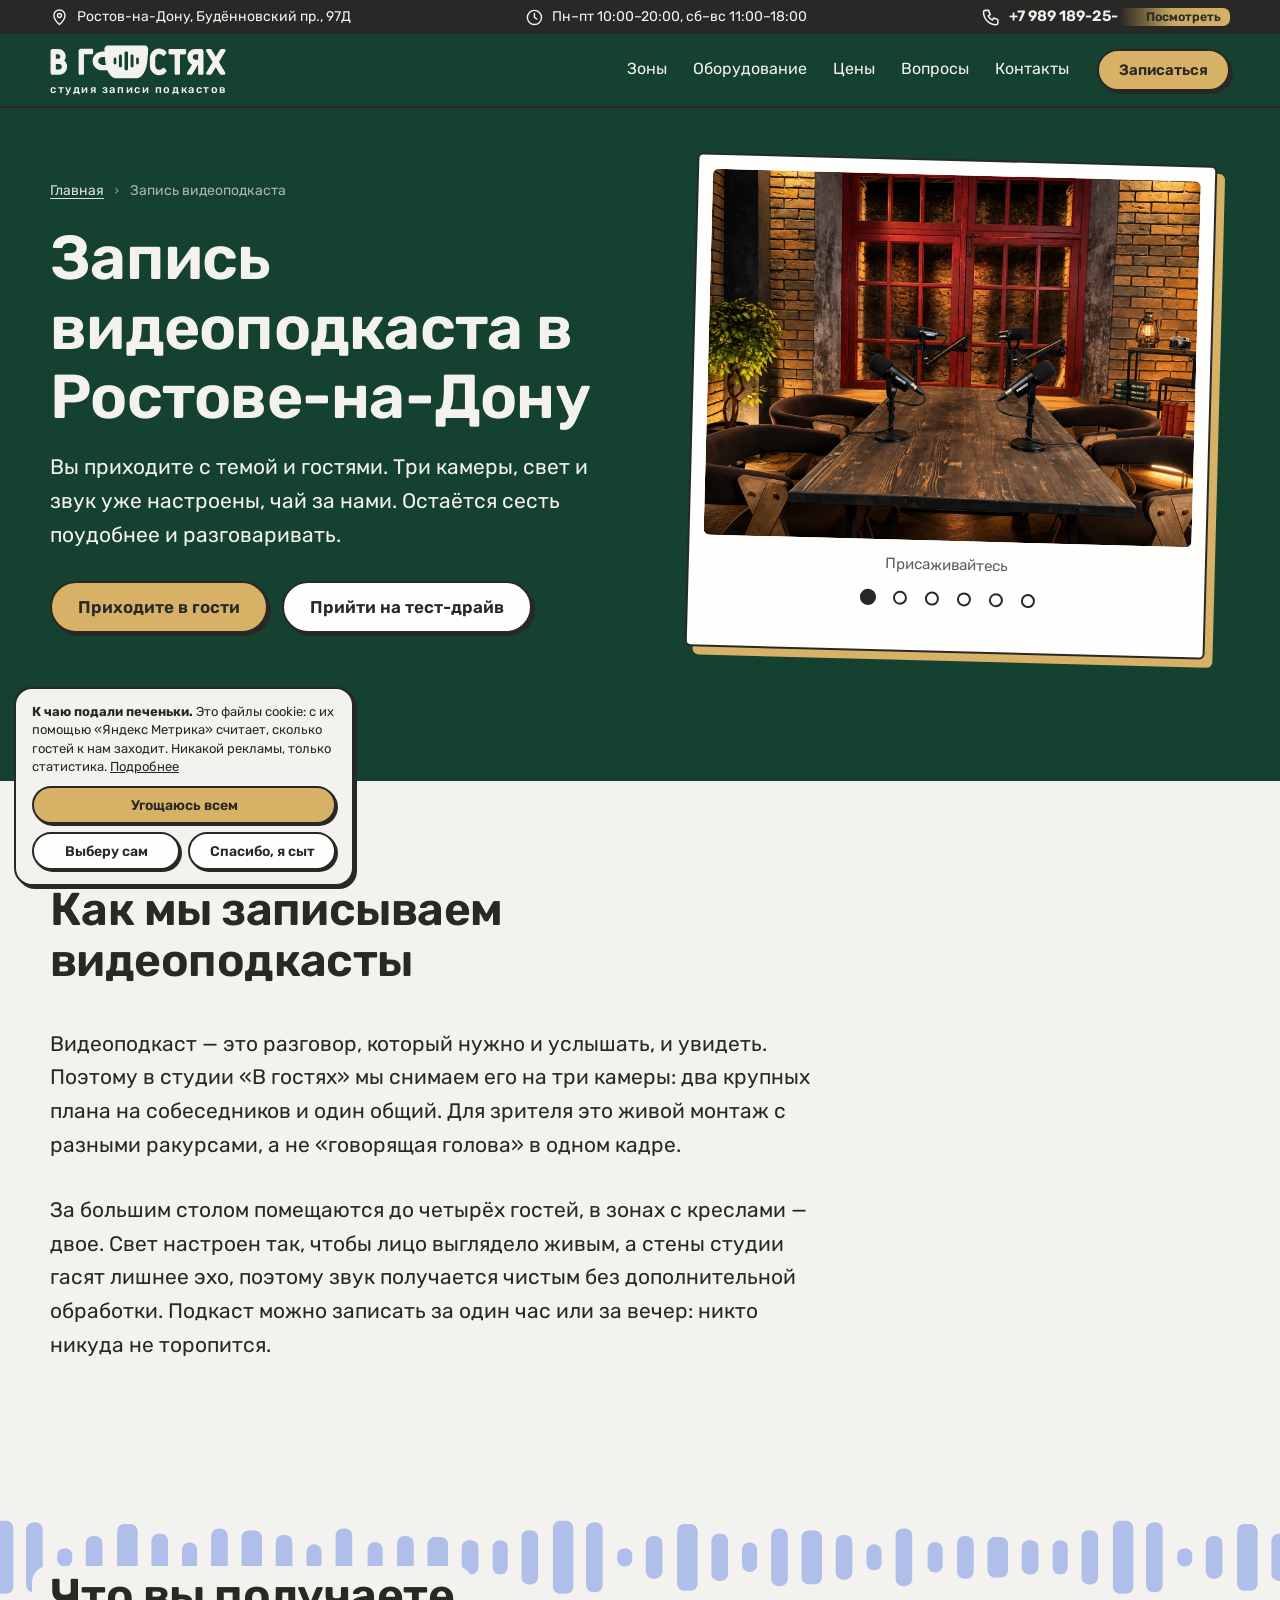
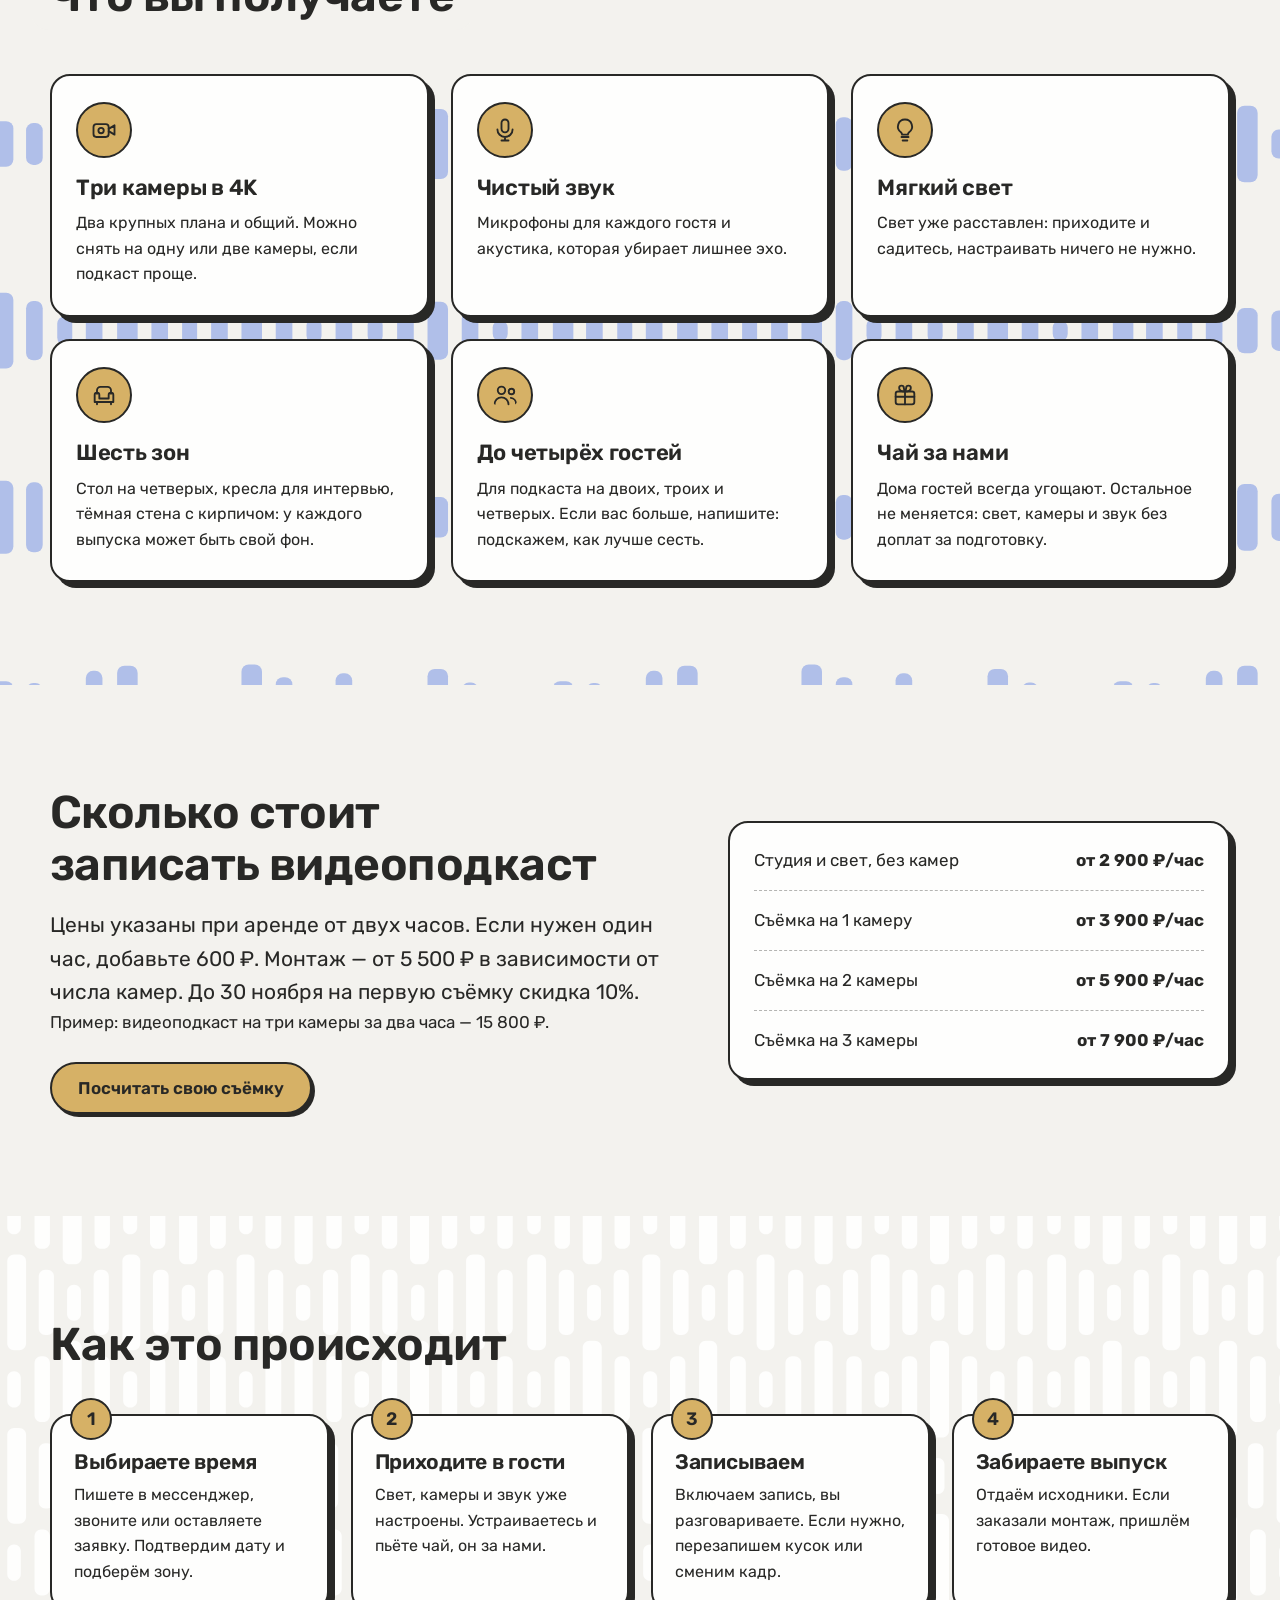
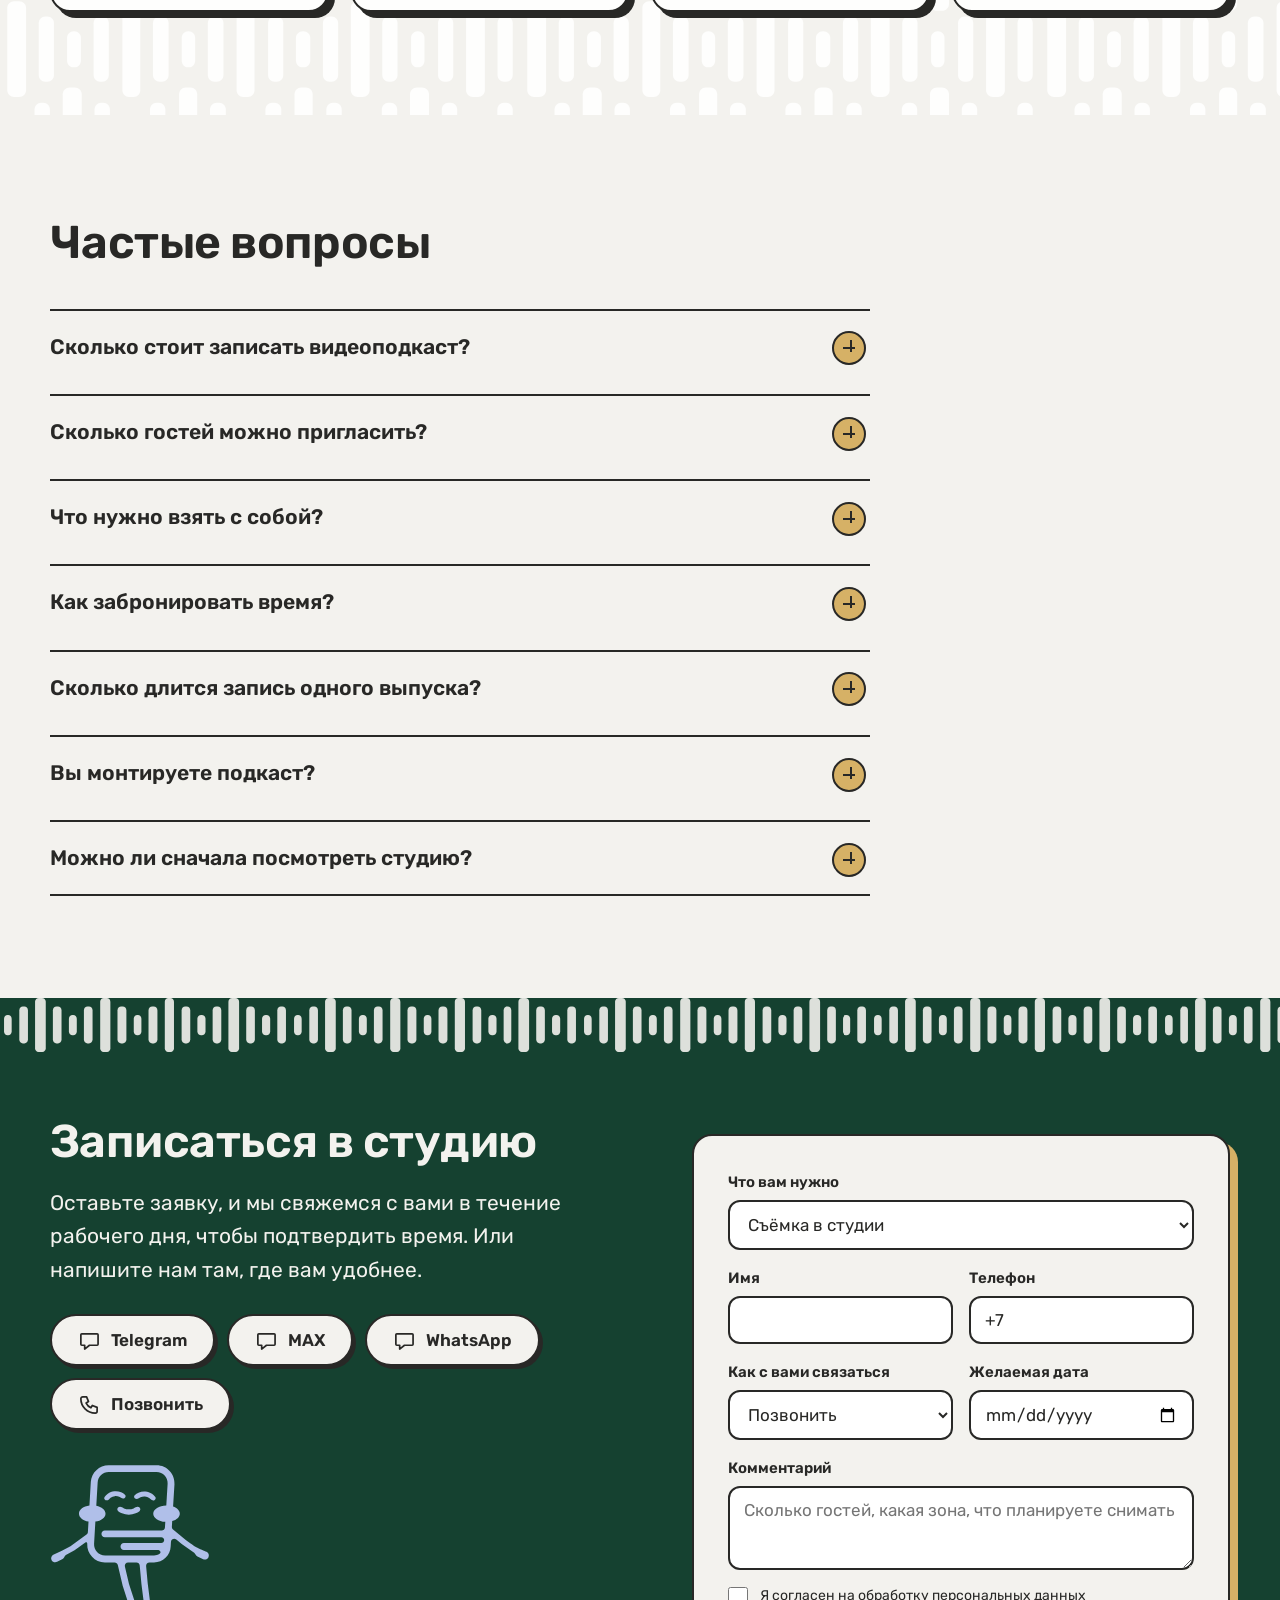
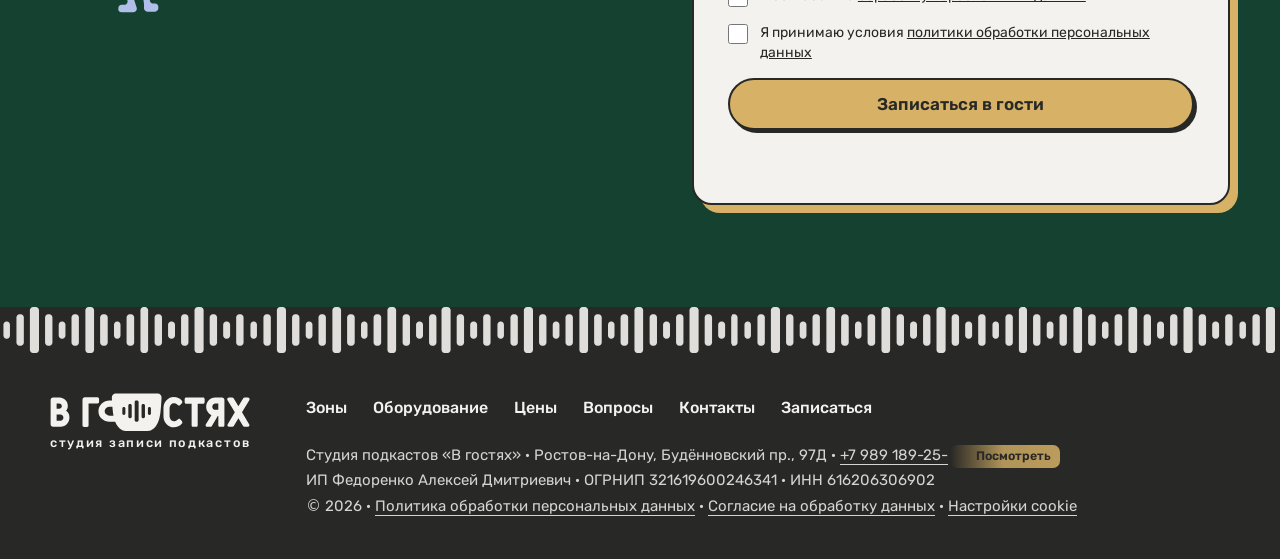
<file: uslugi/videopodkast/index.html>
<!doctype html>
<html lang="ru">
<head>
<meta charset="utf-8">
<meta name="viewport" content="width=device-width, initial-scale=1">
<title>Запись видеоподкаста в Ростове-на-Дону: студия «В гостях»</title>
<meta name="description" content="Запишем видеоподкаст на три камеры в центре Ростова: свет и звук настроены, места для 2–4 гостей, шесть зон. От 2 900 ₽ в час. Тест-драйв 30 минут бесплатно.">
<link rel="canonical" href="https://studiya-podcast-rostov.ru/uslugi/videopodkast/">
<meta name="theme-color" content="#154130">
<meta name="robots" content="noindex, nofollow">
<meta property="og:type" content="website">
<meta property="og:locale" content="ru_RU">
<meta property="og:site_name" content="В гостях">
<meta property="og:title" content="Запись видеоподкаста в Ростове-на-Дону: студия «В гостях»">
<meta property="og:description" content="Запишем видеоподкаст на три камеры в центре Ростова: свет и звук настроены, места для 2–4 гостей, шесть зон. От 2 900 ₽ в час. Тест-драйв 30 минут бесплатно.">
<meta property="og:url" content="https://studiya-podcast-rostov.ru/uslugi/videopodkast/">
<meta property="og:image" content="https://studiya-podcast-rostov.ru/img/og.jpg">
<meta property="og:image:width" content="1200">
<meta property="og:image:height" content="630">
<meta name="twitter:card" content="summary_large_image">
<link rel="icon" href="/favicon.svg" type="image/svg+xml">
<link rel="icon" href="/favicon-32.png" sizes="32x32" type="image/png">
<link rel="apple-touch-icon" href="/apple-touch-icon.png">
<link rel="preload" as="font" type="font/woff" href="/fonts/rubik-400.woff" crossorigin>
<link rel="preload" as="font" type="font/woff" href="/fonts/rubik-600.woff" crossorigin>

<link rel="stylesheet" href="/style.css?v=db0ac62a">
<script>document.documentElement.className='js'</script>

<script>window.PRICES={"cams": {"0": 2900, "1": 3900, "2": 5900, "3": 7900}, "oneHourExtra": 600, "reel": 1000, "montage": {"1": 5500, "2": 6500, "3": 8000}, "live": 5000, "discount": 0.1, "discountUntil": "2026-11-30"};</script>
<!-- Yandex.Metrika counter -->
<script>window.loadMetrika=function(){if(window.__ymOn)return;window.__ymOn=1;
    (function(m,e,t,r,i,k,a){
        m[i]=m[i]||function(){(m[i].a=m[i].a||[]).push(arguments)};
        m[i].l=1*new Date();
        for (var j = 0; j < document.scripts.length; j++) {if (document.scripts[j].src === r) { return; }}
        k=e.createElement(t),a=e.getElementsByTagName(t)[0],k.async=1,k.src=r,a.parentNode.insertBefore(k,a)
    })(window, document,'script','https://mc.yandex.ru/metrika/tag.js?id=113790318', 'ym');

    ym(113790318, 'init', {ssr:true, webvisor:true, clickmap:true, ecommerce:"dataLayer", referrer: document.referrer, url: location.href, accurateTrackBounce:true, trackLinks:true});
};try{var c=localStorage.getItem("cks");if(c==="all"||c==="stat")window.loadMetrika()}catch(e){}</script>
<!-- /Yandex.Metrika counter -->
</head>
<body>
<svg width="0" height="0" style="position:absolute" aria-hidden="true" focusable="false"><defs><symbol id="i-cam" viewBox="0 0 24 24"><rect x="3" y="7" width="13" height="11" rx="2.5"/><path d="M16 11l5-3v8l-5-3"/><circle cx="9.5" cy="12.5" r="2.3"/></symbol><symbol id="i-light" viewBox="0 0 24 24"><path d="M9 18h6M10 21h4"/><path d="M12 3a6 6 0 0 0-3.5 10.9c.6.5 1 1.2 1 2v.1h5v-.1c0-.8.4-1.5 1-2A6 6 0 0 0 12 3z"/></symbol><symbol id="i-mic" viewBox="0 0 24 24"><rect x="9" y="3" width="6" height="11" rx="3"/><path d="M5.5 11.5a6.5 6.5 0 0 0 13 0M12 18v3M9 21h6"/></symbol><symbol id="i-users" viewBox="0 0 24 24"><circle cx="9" cy="8" r="3.2"/><path d="M3 20a6 6 0 0 1 12 0"/><circle cx="17.5" cy="9" r="2.4"/><path d="M17 14.5a5 5 0 0 1 4.5 5"/></symbol><symbol id="i-user" viewBox="0 0 24 24"><circle cx="12" cy="8" r="3.6"/><path d="M5 21a7 7 0 0 1 14 0"/></symbol><symbol id="i-clock" viewBox="0 0 24 24"><circle cx="12" cy="12" r="9"/><path d="M12 7v5l3 2"/></symbol><symbol id="i-pin" viewBox="0 0 24 24"><path d="M12 21s7-6.2 7-11.5a7 7 0 0 0-14 0C5 14.8 12 21 12 21z"/><circle cx="12" cy="9.5" r="2.5"/></symbol><symbol id="i-phone" viewBox="0 0 24 24"><path d="M5 4h4l2 5-2.5 1.5a11 11 0 0 0 5 5L15 13l5 2v4a2 2 0 0 1-2 2A15 15 0 0 1 3 6a2 2 0 0 1 2-2z"/></symbol><symbol id="i-sofa" viewBox="0 0 24 24"><path d="M6 11V8a3 3 0 0 1 3-3h6a3 3 0 0 1 3 3v3"/><path d="M4 12a2 2 0 0 1 4 0v3h8v-3a2 2 0 0 1 4 0v6H4z"/><path d="M6 18v2M18 18v2"/></symbol><symbol id="i-scissors" viewBox="0 0 24 24"><circle cx="6" cy="6" r="2.5"/><circle cx="6" cy="18" r="2.5"/><path d="M8 7.5L20 17M8 16.5L20 7"/></symbol><symbol id="i-live" viewBox="0 0 24 24"><circle cx="12" cy="12" r="2"/><path d="M7.8 7.8a6 6 0 0 0 0 8.4M16.2 7.8a6 6 0 0 1 0 8.4M4.9 4.9a10 10 0 0 0 0 14.2M19.1 4.9a10 10 0 0 1 0 14.2"/></symbol><symbol id="i-panel" viewBox="0 0 24 24"><rect x="4" y="4" width="16" height="16" rx="3"/><path d="M8.5 8v8M12 8v8M15.5 8v8"/></symbol><symbol id="i-gift" viewBox="0 0 24 24"><rect x="4" y="9" width="16" height="11" rx="2"/><path d="M12 9v11M4 13.5h16M12 9c-3 0-5-1-5-3a2 2 0 0 1 4 0c0 1 1 3 1 3zM12 9c3 0 5-1 5-3a2 2 0 0 0-4 0c0 1-1 3-1 3z"/></symbol><symbol id="i-brief" viewBox="0 0 24 24"><rect x="3" y="7" width="18" height="13" rx="2.5"/><path d="M9 7V5a2 2 0 0 1 2-2h2a2 2 0 0 1 2 2v2M3 13h18"/></symbol><symbol id="i-book" viewBox="0 0 24 24"><path d="M5 4.5A1.5 1.5 0 0 1 6.5 3H19v15H6.5A1.5 1.5 0 0 0 5 19.5z"/><path d="M5 19.5A1.5 1.5 0 0 0 6.5 21H19v-3M9 7h6"/></symbol><symbol id="i-reel" viewBox="0 0 24 24"><rect x="7" y="2.5" width="10" height="19" rx="2.5"/><path d="M11 9.5l3 2.5-3 2.5z"/></symbol><symbol id="i-check" viewBox="0 0 24 24"><path d="M5 12.5l4.5 4.5L19 7.5"/></symbol><symbol id="i-chat" viewBox="0 0 24 24"><path d="M4 5h16a1 1 0 0 1 1 1v10a1 1 0 0 1-1 1h-8l-5 4v-4H4a1 1 0 0 1-1-1V6a1 1 0 0 1 1-1z"/></symbol><symbol id="i-car" viewBox="0 0 24 24"><path d="M5 15l1.6-4.6A2 2 0 0 1 8.5 9h7a2 2 0 0 1 1.9 1.4L19 15"/><rect x="3" y="15" width="18" height="4.5" rx="1.8"/><path d="M6.5 19.5V21M17.5 19.5V21"/></symbol><symbol id="i-door" viewBox="0 0 24 24"><path d="M6 21V4a1 1 0 0 1 1-1h10a1 1 0 0 1 1 1v17M4 21h16"/><circle cx="14.5" cy="12.5" r=".9"/></symbol><symbol id="i-cup" viewBox="0 0 24 24"><path d="M5 9h11v6a4 4 0 0 1-4 4H9a4 4 0 0 1-4-4z"/><path d="M16 10.5h1.5a2.2 2.2 0 0 1 0 4.5H16M9 3v3M12.5 3v3"/></symbol><symbol id="m-hi" viewBox="279 230 943 1040"><path d="M836.153 238.709C898.331 231.91 955.033 274.716 965.445 336.317L989.06 476.037C991.942 493.083 1012.69 500.027 1025.28 488.154L1079.93 436.578C1081.57 435.026 1082.96 433.226 1084.05 431.243L1123.13 359.926C1127.54 351.885 1125.81 342.082 1122.63 333.48C1121.01 329.076 1120.14 324.354 1120.14 319.497V304.822C1120.14 274.355 1148.79 251.992 1178.4 259.356C1214.53 268.347 1226.28 313.778 1199.02 339.119L1188.27 349.119C1184.48 352.637 1180.15 355.323 1175.53 357.141C1168.82 359.779 1162.27 363.579 1158.81 369.894L1110.36 458.304C1109.27 460.286 1107.88 462.087 1106.24 463.639L1011.78 552.78C1006.52 557.736 1004.09 564.981 1005.3 572.096L1033.05 736.271L1033.3 737.839C1043.53 803.611 997.182 864.848 931.036 872.962L929.458 873.144L871.88 879.44C862.103 880.509 854.276 888.026 852.824 897.741L836.003 1010.28L822.838 1124.21C821.588 1135.03 828.59 1145.09 839.18 1147.68L851.137 1150.62C862.748 1153.47 869.848 1165.18 866.996 1176.77L864.648 1186.32C861.796 1197.92 850.071 1205.01 838.46 1202.16L788.766 1189.97C777.155 1187.12 770.054 1175.41 772.906 1163.81L779.399 1137.41L794.723 1004.8L808.344 913.671C810.439 899.65 798.685 887.442 784.576 888.985L731.734 894.763C719.685 896.08 711.067 907.02 712.619 919.026L728.722 1043.59L758.147 1179.47C758.634 1181.72 759.476 1183.88 760.642 1185.86L771.038 1203.53C777.095 1213.82 773.649 1227.07 763.341 1233.12L719.223 1259.02C708.914 1265.07 695.647 1261.62 689.589 1251.33L683.979 1241.79C677.922 1231.5 681.367 1218.25 691.675 1212.2L704.146 1204.88C712.204 1200.15 716.313 1190.79 714.337 1181.66L686.033 1050.95L669.479 922.902C667.968 911.221 657.374 902.895 645.651 904.177L608.679 908.221C550.162 914.619 496.949 873.934 487.861 815.846L474.027 734C471.991 722.164 456.095 719.629 450.471 730.244L422.258 783.491L368.778 857.386C363.599 864.542 364.186 874.244 364.305 883.073C364.379 888.563 362.753 894.124 359.292 898.92L335.125 932.408C326.545 944.297 309.941 946.989 298.036 938.42C286.132 929.851 283.437 913.265 292.017 901.375L309.499 877.147C309.507 877.136 309.502 877.121 309.489 877.117C309.476 877.112 309.471 877.097 309.479 877.086L386.148 771.146L453.868 643.34C456.106 639.118 456.88 634.275 456.07 629.567L418.366 410.275C406.849 343.291 454.253 280.471 521.898 273.074L836.153 238.709ZM920.809 343.844C914.388 305.857 879.423 279.458 841.079 283.651L526.824 318.015C485.11 322.577 455.878 361.316 462.979 402.622L511.823 686.701C513.76 697.966 524.141 705.779 535.517 704.535L908.736 663.723C920.621 662.424 931.311 670.993 932.612 682.863L932.827 684.817C934.128 696.688 925.548 707.365 913.662 708.665L542.738 749.227C531.961 750.406 524.399 760.398 526.203 771.075C527.865 780.908 536.916 787.742 546.841 786.656L792.63 759.778C804.516 758.478 815.206 767.048 816.507 778.918L816.722 780.872C818.023 792.743 809.443 803.42 797.557 804.72L575.332 829.022C559.544 830.748 551.937 848.378 565.914 855.913C577.115 861.952 590.192 864.762 603.753 863.279L924.532 828.202C966.165 823.649 995.38 785.044 988.409 743.798L920.809 343.844ZM617.641 457.305C635.505 455.001 653.664 457.32 670.373 464.039C681.275 468.423 691.322 474.585 700.123 482.234C707.913 489.004 706.54 500.915 698.489 507.374C690.439 513.834 678.768 512.276 670.351 506.301C666.035 503.237 661.357 500.677 656.406 498.686C645.64 494.357 633.941 492.863 622.431 494.348C610.921 495.832 599.985 500.246 590.674 507.165C586.392 510.347 582.519 514.01 579.124 518.067C572.503 525.982 561.612 530.45 552.182 526.245C542.753 522.04 538.395 510.869 544.207 502.344C550.773 492.713 558.923 484.204 568.352 477.198C582.804 466.46 599.777 459.609 617.641 457.305ZM828.627 432.374C846.673 430.507 864.898 433.286 881.566 440.444C892.437 445.112 902.41 451.542 911.101 459.435C918.801 466.43 917.161 478.402 908.909 484.738C900.658 491.075 888.93 489.256 880.585 483.043C876.297 479.85 871.632 477.156 866.678 475.029C855.921 470.409 844.158 468.616 832.511 469.821C820.864 471.026 809.719 475.188 800.137 481.911C795.725 485.007 791.713 488.598 788.171 492.602C781.277 500.392 770.171 504.573 760.794 500.059C751.417 495.546 747.354 484.163 753.457 475.74C760.343 466.236 768.785 457.901 778.467 451.107C793.312 440.69 810.58 434.24 828.627 432.374Z" fill="currentColor"/></symbol><symbol id="m-hi-snd" viewBox="151 210 1198 1080"><path d="M962.797 257.12C1025.03 250.31 1081.79 293.183 1092.21 354.879L1115.85 494.816C1118.73 511.889 1139.5 518.843 1152.1 506.952L1206.8 455.296C1208.45 453.741 1209.84 451.938 1210.93 449.953L1250.05 378.525C1254.46 370.471 1252.72 360.653 1249.55 352.038C1247.92 347.627 1247.05 342.897 1247.05 338.033V323.335C1247.05 292.821 1275.73 270.423 1305.36 277.799C1341.53 286.803 1353.29 332.305 1326.01 357.686L1315.24 367.701C1311.45 371.224 1307.12 373.914 1302.49 375.736C1295.78 378.377 1289.22 382.183 1285.76 388.508L1237.26 477.055C1236.17 479.041 1234.78 480.844 1233.13 482.399L1138.58 571.678C1133.33 576.642 1130.9 583.898 1132.1 591.024L1159.87 755.454L1160.13 757.025C1170.37 822.899 1123.98 884.231 1057.77 892.357L1056.19 892.54L998.557 898.846C988.771 899.917 980.937 907.445 979.484 917.176L962.647 1029.89L949.469 1143.99C948.218 1154.83 955.226 1164.9 965.826 1167.51L977.794 1170.44C989.416 1173.3 996.523 1185.03 993.669 1196.64L991.319 1206.2C988.464 1217.82 976.728 1224.92 965.106 1222.07L915.365 1209.86C903.743 1207 896.635 1195.27 899.49 1183.66L905.989 1157.21L921.328 1024.4L934.961 933.13C937.059 919.087 925.294 906.86 911.171 908.405L858.279 914.192C846.219 915.512 837.593 926.468 839.146 938.493L855.264 1063.25L884.718 1199.35C885.204 1201.6 886.047 1203.75 887.214 1205.74L897.62 1223.44C903.683 1233.75 900.234 1247.02 889.916 1253.08L845.756 1279.01C835.438 1285.07 822.158 1281.62 816.095 1271.31L810.479 1261.76C804.416 1251.45 807.865 1238.18 818.183 1232.12L830.665 1224.79C838.73 1220.05 842.843 1210.68 840.866 1201.54L812.535 1070.63L795.965 942.376C794.453 930.676 783.849 922.337 772.115 923.622L735.108 927.671C676.536 934.08 623.273 893.332 614.176 835.153L600.329 753.18C598.291 741.325 582.38 738.787 576.751 749.418L548.511 802.748L494.981 876.758C489.797 883.925 490.385 893.641 490.504 902.485C490.578 907.983 488.951 913.552 485.486 918.356L461.296 951.896C452.708 963.803 436.088 966.499 424.173 957.917C412.257 949.335 409.559 932.723 418.147 920.815L435.646 896.55C435.653 896.539 435.648 896.523 435.636 896.519C435.623 896.514 435.618 896.499 435.626 896.488L512.367 790.384L580.152 662.379C582.391 658.15 583.166 653.3 582.356 648.584L544.616 428.952C533.088 361.864 580.536 298.946 648.245 291.538L962.797 257.12ZM1047.53 362.417C1041.11 324.371 1006.11 297.932 967.728 302.131L653.175 336.549C611.423 341.118 582.163 379.916 589.271 421.287L638.161 705.807C640.1 717.09 650.49 724.915 661.877 723.669L1035.45 682.794C1047.34 681.492 1058.04 690.075 1059.35 701.964L1059.56 703.921C1060.86 715.81 1052.28 726.504 1040.38 727.806L669.105 768.431C658.318 769.611 650.748 779.619 652.554 790.312C654.217 800.161 663.277 807.005 673.212 805.918L919.233 778.998C931.129 777.696 941.829 786.279 943.132 798.168L943.347 800.125C944.65 812.014 936.061 822.708 924.165 824.01L701.73 848.349C685.926 850.079 678.313 867.735 692.303 875.282C703.514 881.33 716.603 884.145 730.177 882.66L1051.26 847.528C1092.93 842.968 1122.17 804.303 1115.2 762.993L1047.53 362.417ZM744.079 476.055C761.96 473.748 780.135 476.07 796.86 482.8C807.772 487.191 817.83 493.362 826.638 501.022C834.436 507.803 833.061 519.732 825.003 526.202C816.945 532.672 805.263 531.111 796.838 525.127C792.518 522.059 787.836 519.495 782.88 517.5C772.104 513.164 760.394 511.668 748.873 513.155C737.352 514.642 726.406 519.063 717.086 525.992C712.8 529.179 708.923 532.848 705.525 536.912C698.898 544.839 687.996 549.314 678.558 545.102C669.12 540.89 664.758 529.702 670.575 521.163C677.147 511.518 685.305 502.996 694.743 495.979C709.209 485.224 726.197 478.363 744.079 476.055ZM955.263 451.085C973.327 449.215 991.569 451.999 1008.25 459.167C1019.13 463.843 1029.12 470.283 1037.82 478.189C1045.52 485.194 1043.88 497.184 1035.62 503.531C1027.36 509.877 1015.62 508.056 1007.27 501.833C1002.98 498.635 998.309 495.937 993.351 493.806C982.583 489.18 970.81 487.384 959.151 488.59C947.493 489.797 936.337 493.965 926.747 500.699C922.331 503.8 918.314 507.397 914.769 511.406C907.869 519.209 896.753 523.397 887.367 518.876C877.981 514.355 873.914 502.955 880.022 494.519C886.915 485 895.365 476.652 905.056 469.847C919.915 459.414 937.2 452.954 955.263 451.085Z" fill="currentColor"/> <path d="M177.957 257.374C187.071 257.374 194.459 265.099 194.459 274.626V350.371C194.459 359.898 187.071 367.623 177.957 367.623H175.503C166.389 367.623 159 359.898 159 350.371V274.626C159 265.099 166.389 257.374 175.503 257.374H177.957Z" fill="currentColor"/> <path d="M473.452 257.374C482.566 257.374 489.954 265.099 489.954 274.626V350.371C489.954 359.898 482.566 367.623 473.452 367.623H470.998C461.884 367.623 454.495 359.898 454.495 350.371V274.626C454.495 265.099 461.884 257.374 470.998 257.374H473.452Z" fill="currentColor"/> <path d="M421.006 235.331C421.005 225.759 413.66 218 404.6 218H398.012C388.952 218 381.607 225.759 381.606 235.331V413.288C381.606 422.861 388.952 430.622 398.012 430.622H404.6C413.66 430.622 421.005 422.861 421.006 413.288V235.331Z" fill="currentColor"/> <path d="M348.117 290.439C348.117 280.877 340.821 273.124 331.823 273.124H319.101C310.103 273.124 302.808 280.877 302.808 290.439V472.369C302.808 481.931 310.103 489.684 319.101 489.684H331.823C340.821 489.684 348.117 481.931 348.117 472.369V290.439Z" fill="currentColor"/> <path d="M267.348 235.331C267.348 225.759 260.002 218 250.942 218H244.355C235.295 218 227.949 225.759 227.949 235.331V413.288C227.949 422.861 235.294 430.622 244.355 430.622H250.942C260.003 430.622 267.348 422.861 267.348 413.288V235.331Z" fill="currentColor"/></symbol><symbol id="m-open" viewBox="199 262 1101 1028"><path d="M932.519 270C1003.49 270 1059.78 329.831 1055.45 400.674L1046.05 554.515C1073.6 564.235 1092.18 582.562 1092.18 603.57C1092.18 626.097 1070.82 645.538 1039.94 654.594L1037.59 693.167C1037.14 700.374 1040.18 707.357 1045.75 711.954L1133.25 784.213C1133.25 784.213 1189.21 825.944 1213.32 838.609C1237.43 851.273 1276.3 866.555 1276.3 866.555C1290.16 873.038 1296.15 889.532 1289.66 903.396C1283.18 917.26 1266.69 923.244 1252.82 916.761L1213.77 898.501C1208.37 895.972 1204.16 891.918 1201.42 887.092C1198.59 882.107 1195.73 876.905 1191.08 873.563L1105.4 812.065L1068.29 781.421C1054.03 769.648 1032.44 779.06 1031.37 797.518L1029.5 829.584C1026.68 890.917 976.131 939.193 914.734 939.193H882.83C869.535 939.193 859.118 950.623 860.348 963.862L871.506 1083.91L886.554 1202.73C887.983 1214.01 897.581 1222.47 908.954 1222.47H921.798C934.268 1222.47 944.378 1232.58 944.378 1245.05V1255.31C944.378 1267.79 934.268 1277.89 921.798 1277.89H868.427C855.956 1277.89 845.846 1267.79 845.846 1255.31V1226.94L828.33 1088.63L816.342 959.682C815.263 948.072 805.521 939.193 793.86 939.193H736.328C721.78 939.193 711.029 952.747 714.341 966.913L742.688 1088.18L795.713 1251.32C799.682 1263.53 792.681 1276.59 780.313 1280.05C780.313 1280.05 770.589 1282 759.483 1282C748.378 1282 691.907 1282 691.907 1282C679.436 1282 669.327 1276 669.327 1263.53V1253.26C669.327 1240.79 679.436 1230.68 691.907 1230.68H710.454C725.795 1230.68 736.669 1215.71 731.927 1201.12L699.17 1100.33L665.576 956.633C663.188 946.418 654.078 939.193 643.588 939.193H578.163L576.505 939.183C507.001 938.269 451.991 879.961 455.121 810.522L455.207 808.866C455.606 801.995 447.848 797.743 442.271 801.776L368.011 855.467L311.114 886.651C304.414 890.323 300.602 897.516 296.837 904.164C294.339 908.576 290.6 912.354 285.798 914.921L247.776 935.236C234.277 942.448 217.488 937.35 210.275 923.851C203.063 910.352 208.159 893.563 221.658 886.351L280.981 859.591L339.862 827.318L450.466 747.35C455.964 743.375 459.383 737.138 459.777 730.365L464.005 657.753C426.063 650.894 398.349 629.234 398.349 603.57C398.349 576.49 429.206 553.867 470.376 548.389L479.836 386.002C483.629 320.873 537.552 270 602.791 270H932.519ZM602.791 317.213C562.56 317.213 529.31 348.585 526.97 388.748L517.589 549.804C554.396 557.09 581.043 578.405 581.043 603.57C581.043 630.156 551.302 652.444 511.26 658.433L502.34 811.612C499.8 855.221 534.48 891.98 578.163 891.98H914.734C928.962 891.98 942.202 887.577 953.128 880.036C966.761 870.627 956.87 853.19 940.305 853.19H707.14C694.67 853.19 684.56 843.081 684.56 830.61V828.557C684.56 816.087 694.67 805.977 707.14 805.977H965.032C975.445 805.977 984.053 797.857 984.659 787.46C985.316 776.172 976.339 766.657 965.032 766.656H575.845C563.375 766.656 553.265 756.547 553.265 744.076V742.024C553.265 729.553 563.375 719.443 575.845 719.443H967.437C979.373 719.443 989.247 710.154 989.975 698.241L992.325 659.774C945.862 657.123 909.481 632.975 909.481 603.57C909.481 572.729 949.504 547.667 999.204 547.132L1008.33 397.795C1011 354.109 976.286 317.213 932.519 317.213H602.791ZM788.278 560.13C796.754 554.626 808.266 554.399 815.428 561.529C822.591 568.659 822.686 580.378 814.572 586.404C806.551 592.363 797.814 597.334 788.548 601.197C773.637 607.412 757.647 610.63 741.492 610.666C725.337 610.702 709.334 607.557 694.395 601.409C685.112 597.588 676.353 592.654 668.305 586.731C660.165 580.741 660.205 569.024 667.334 561.862C674.465 554.699 685.98 554.872 694.481 560.338C698.858 563.152 703.49 565.573 708.325 567.563C718.819 571.882 730.061 574.093 741.409 574.068C752.758 574.042 763.991 571.781 774.466 567.415C779.291 565.403 783.913 562.963 788.278 560.13ZM808.121 459.437C822.983 452.753 839.309 449.984 855.543 451.393C871.777 452.802 887.38 458.343 900.867 467.488C909.664 473.452 917.37 480.821 923.696 489.264C929.301 496.746 925.823 507.041 917.47 511.239C909.117 515.437 899.082 511.843 892.775 504.942C889.534 501.396 885.876 498.226 881.868 495.509C873.163 489.606 863.092 486.03 852.614 485.121C842.137 484.211 831.601 485.999 822.009 490.313C817.592 492.299 813.443 494.792 809.639 497.728C802.238 503.439 791.733 505.248 784.228 499.674C776.724 494.1 775.073 483.36 781.883 476.956C789.569 469.728 798.428 463.797 808.121 459.437ZM641.36 449.831C657.444 448.089 673.707 450.508 688.587 456.857C698.296 461 707.203 466.724 714.964 473.762C721.835 479.993 720.382 490.677 713.034 496.336C705.686 501.996 695.234 500.38 687.786 494.853C683.967 492.019 679.814 489.632 675.405 487.751C665.818 483.66 655.34 482.102 644.977 483.224C634.614 484.347 624.713 488.113 616.224 494.161C612.32 496.943 608.775 500.166 605.652 503.752C599.561 510.746 589.697 514.562 581.308 510.607C572.918 506.653 569.21 496.529 574.586 488.971C580.66 480.434 588.137 472.934 596.733 466.808C609.909 457.42 625.276 451.574 641.36 449.831Z" fill="currentColor"/></symbol><symbol id="m-open-snd" viewBox="114 210 1273 1080"><path d="M847.659 269.351C918.648 269.352 974.947 329.22 970.618 400.109L961.217 554.048C988.772 563.775 1007.35 582.113 1007.35 603.135C1007.35 625.677 985.988 645.13 955.102 654.192L952.746 692.789C952.305 700.001 955.34 706.988 960.908 711.589L1048.43 783.894C1048.43 783.894 1104.4 825.651 1128.52 838.324C1152.63 850.997 1191.51 866.289 1191.51 866.289C1205.37 872.776 1211.36 889.281 1204.87 903.153C1198.39 917.026 1181.89 923.014 1168.02 916.527L1128.97 898.255C1123.56 895.724 1119.35 891.668 1116.61 886.839C1113.78 881.851 1110.92 876.646 1106.27 873.301L1020.57 811.764L983.453 781.1C969.194 769.319 947.601 778.738 946.526 797.207L944.657 829.294C941.837 890.666 891.28 938.973 829.87 938.973H797.961C784.663 938.973 774.244 950.411 775.474 963.658L786.634 1083.78L801.686 1202.68C803.115 1213.97 812.714 1222.43 824.09 1222.43H836.936C849.409 1222.43 859.521 1232.55 859.521 1245.03V1255.3C859.521 1267.78 849.409 1277.89 836.936 1277.89H783.555C771.081 1277.89 760.97 1267.78 760.97 1255.3V1226.9L743.45 1088.5L731.46 959.475C730.38 947.858 720.636 938.973 708.974 938.973H651.43C636.88 938.973 626.127 952.536 629.439 966.711L657.792 1088.05L710.827 1251.3C714.797 1263.52 707.795 1276.59 695.424 1280.04C695.424 1280.04 685.698 1282 674.59 1282C663.482 1282 607.001 1282 607.001 1282C594.528 1282 584.416 1275.99 584.416 1263.51V1253.24C584.416 1240.76 594.528 1230.65 607.001 1230.65H625.551C640.895 1230.65 651.772 1215.67 647.029 1201.07L614.265 1100.22L580.665 956.424C578.277 946.203 569.165 938.973 558.672 938.973H493.234L491.576 938.963C422.059 938.049 367.039 879.703 370.169 810.219L370.255 808.563C370.654 801.688 362.895 797.433 357.316 801.468L283.043 855.194L226.134 886.398C219.433 890.072 215.62 897.27 211.855 903.922C209.356 908.336 205.617 912.117 200.813 914.685L162.784 935.013C149.282 942.23 132.49 937.129 125.276 923.622C118.063 910.114 123.159 893.314 136.66 886.097L195.995 859.32L254.888 827.027L365.513 747.007C371.012 743.029 374.431 736.788 374.826 730.011L379.055 657.353C341.106 650.49 313.387 628.816 313.387 603.135C313.387 576.038 344.249 553.401 385.427 547.918L394.888 385.427C398.683 320.257 452.616 269.352 517.868 269.351H847.659ZM517.868 316.595C477.629 316.595 444.372 347.987 442.032 388.176L432.649 549.335C469.463 556.625 496.116 577.954 496.116 603.135C496.116 629.738 466.369 652.04 426.319 658.033L417.397 811.311C414.856 854.948 449.543 891.73 493.234 891.73H829.87C844.102 891.73 857.344 887.324 868.272 879.778C881.908 870.363 872.015 852.915 855.446 852.915H622.237C609.764 852.915 599.653 842.799 599.653 830.321V828.267C599.653 815.788 609.764 805.672 622.237 805.672H880.178C890.594 805.672 899.203 797.546 899.809 787.143C900.467 775.848 891.488 766.326 880.178 766.326H490.917C478.443 766.326 468.332 756.21 468.332 743.732V741.677C468.332 729.199 478.443 719.083 490.917 719.083H882.584C894.522 719.083 904.398 709.788 905.127 697.866L907.476 659.375C861.005 656.723 824.617 632.559 824.617 603.135C824.617 572.274 864.648 547.196 914.358 546.661L923.485 397.228C926.153 353.514 891.435 316.595 847.659 316.595H517.868ZM703.39 559.667C711.868 554.16 723.382 553.933 730.546 561.067C737.71 568.202 737.805 579.928 729.69 585.959C721.667 591.921 712.928 596.895 703.661 600.76C688.746 606.98 672.753 610.2 656.595 610.236C640.437 610.272 624.431 607.125 609.489 600.973C600.205 597.15 591.444 592.212 583.394 586.285C575.253 580.291 575.292 568.567 582.423 561.4C589.555 554.233 601.073 554.406 609.575 559.876C613.953 562.692 618.586 565.114 623.422 567.105C633.918 571.427 645.162 573.639 656.513 573.614C667.863 573.589 679.099 571.326 689.575 566.956C694.402 564.944 699.025 562.502 703.39 559.667ZM723.238 458.91C738.102 452.221 754.431 449.45 770.668 450.86C786.905 452.27 802.512 457.815 816.002 466.966C824.8 472.934 832.508 480.308 838.835 488.756C844.441 496.243 840.962 506.544 832.607 510.745C824.252 514.946 814.215 511.35 807.907 504.444C804.666 500.896 801.007 497.724 796.998 495.004C788.292 489.099 778.219 485.52 767.739 484.61C757.26 483.7 746.721 485.488 737.128 489.805C732.711 491.793 728.56 494.288 724.755 497.225C717.353 502.939 706.846 504.751 699.34 499.173C691.834 493.595 690.183 482.848 696.994 476.44C704.681 469.208 713.543 463.273 723.238 458.91ZM556.444 449.298C572.531 447.554 588.798 449.975 603.681 456.328C613.391 460.473 622.3 466.201 630.063 473.244C636.934 479.479 635.481 490.17 628.132 495.833C620.782 501.496 610.328 499.879 602.879 494.348C599.059 491.513 594.906 489.124 590.496 487.242C580.906 483.148 570.426 481.589 560.061 482.712C549.697 483.836 539.794 487.604 531.304 493.656C527.399 496.44 523.853 499.665 520.729 503.253C514.636 510.251 504.771 514.07 496.38 510.113C487.989 506.156 484.28 496.026 489.657 488.463C495.733 479.92 503.211 472.415 511.809 466.286C524.987 456.891 540.357 451.041 556.444 449.298Z" fill="currentColor"/> <path d="M1053.83 298.108C1063.33 298.108 1071.03 306.167 1071.03 316.108V376.649C1071.03 386.589 1063.33 394.649 1053.83 394.649H1051.27C1041.77 394.649 1034.07 386.589 1034.07 376.649V316.108C1034.07 306.167 1041.77 298.108 1051.27 298.108H1053.83Z" fill="currentColor"/> <path d="M1361.8 298.108C1371.3 298.108 1379 306.167 1379 316.108V376.649C1379 386.589 1371.3 394.649 1361.8 394.649H1359.24C1349.74 394.649 1342.04 386.589 1342.04 376.649V316.108C1342.04 306.167 1349.74 298.108 1359.24 298.108H1361.8Z" fill="currentColor"/> <path d="M1307.14 277.164C1307.14 267.176 1299.48 259.081 1290.04 259.081H1283.18C1273.73 259.081 1266.08 267.176 1266.08 277.164V415.591C1266.08 425.578 1273.73 433.676 1283.18 433.676H1290.04C1299.48 433.676 1307.14 425.578 1307.14 415.591V277.164Z" fill="currentColor"/> <path d="M1231.17 236.065C1231.17 226.089 1223.57 218 1214.19 218H1200.93C1191.56 218 1183.95 226.089 1183.95 236.065V456.692C1183.95 466.668 1191.56 474.757 1200.93 474.757H1214.19C1223.57 474.757 1231.17 466.668 1231.17 456.692V236.065Z" fill="currentColor"/> <path d="M1147 277.164C1147 267.176 1139.34 259.081 1129.9 259.081H1123.03C1113.59 259.081 1105.93 267.176 1105.93 277.164V415.591C1105.93 425.578 1113.59 433.676 1123.03 433.676H1129.9C1139.34 433.676 1147 425.578 1147 415.591V277.164Z" fill="currentColor"/></symbol><symbol id="m-wow-snd" viewBox="267 144 966 1212"><path d="M850.241 382.114C918.247 382.114 972.181 439.439 968.035 507.315L955.564 711.424C955.117 718.749 958.413 725.801 964.321 730.156L1073.03 810.3C1085.46 819.461 1084.56 838.316 1071.33 846.262L976.346 903.274C974.77 904.221 973.763 905.854 973.351 907.646L964.101 947.9C960.817 962.191 946.569 971.114 932.277 967.831C930.522 967.427 928.646 968.111 927.721 969.656C908.673 1001.49 874.041 1022.79 834.577 1023.28L833.2 1023.28H786.644C773.904 1023.28 763.922 1034.24 765.101 1046.92L775.794 1161.94L790.212 1275.78C791.582 1286.6 800.779 1294.7 811.677 1294.7H823.98C835.929 1294.7 845.616 1304.39 845.616 1316.34V1326.17C845.616 1338.12 835.929 1347.8 823.98 1347.8H772.841C760.892 1347.8 751.206 1338.12 751.206 1326.17V1298.98L734.422 1166.46L722.938 1042.92C721.904 1031.79 712.568 1023.28 701.395 1023.28H643.48C632.307 1023.28 622.972 1031.79 621.938 1042.92L610.436 1166.66L593.652 1299.17V1326.37C593.652 1338.31 583.966 1348 572.017 1348H520.878C508.929 1348 499.242 1338.31 499.242 1326.37V1316.53C499.242 1304.58 508.929 1294.9 520.878 1294.9H533.182C544.08 1294.9 553.277 1286.79 554.646 1275.98L569.065 1162.14L579.775 1046.92C580.954 1034.24 570.972 1023.28 558.232 1023.28H510.708L509.119 1023.28C469.946 1022.76 435.579 1003.22 414.527 973.67C411.59 969.547 407.365 966.535 403.235 963.607C398.107 959.97 394.243 954.509 392.724 947.9L383.475 907.646C383.064 905.855 382.055 904.223 380.48 903.277L285.5 846.262C272.263 838.316 271.37 819.461 283.797 810.3L394.982 728.329C400.158 724.513 403.368 718.593 403.742 712.173L416.494 493.258C420.129 430.857 471.796 382.115 534.306 382.114H850.241ZM534.306 427.35C495.758 427.351 463.898 457.409 461.657 495.889L438.056 901.047C435.623 942.829 468.852 978.048 510.708 978.049H833.2C846.834 978.049 859.518 973.831 869.988 966.606C883.052 957.591 873.575 940.884 857.702 940.884H634.29C622.341 940.884 612.655 931.197 612.655 919.249V917.282C612.655 905.334 622.341 895.648 634.29 895.648H881.394C891.373 895.648 899.62 887.867 900.2 877.905C900.83 867.09 892.228 857.973 881.394 857.973H508.487C496.538 857.973 486.852 848.287 486.852 836.339V834.372C486.852 822.423 496.538 812.737 508.487 812.737H883.699C895.136 812.737 904.597 803.837 905.295 792.422L922.881 504.557C925.438 462.7 892.178 427.35 850.241 427.35H534.306ZM947.995 835.355L946.126 861.52C945.886 865.651 949.384 868.995 953.417 869.922C956.428 870.614 959.666 870.463 962.265 868.794L1012.62 840.374C1025.74 831.94 1025.61 814.959 1012.62 806.313L983.521 786.934C969.635 777.687 950.95 786.971 949.933 803.622L947.995 835.355ZM344.203 806.314C331.219 814.96 331.375 834.086 344.497 842.52L363.141 854.503C377.067 863.453 395.476 846.22 396.438 829.694L397.917 812.178C398.955 794.358 379.183 783.019 364.325 792.913L344.203 806.314Z" fill="currentColor"/> <path d="M692.01 713.517C692.01 733.612 677.48 749.902 659.556 749.902C641.633 749.902 627.103 733.612 627.103 713.517C627.103 693.421 641.633 677.131 659.556 677.131C677.48 677.131 692.01 693.421 692.01 713.517Z" fill="currentColor"/> <path d="M774.539 517.822C790.108 517.822 804.234 524.561 814.6 535.51C819.573 540.762 815.298 548.853 808.832 552.095C796.074 558.493 787.316 571.692 787.316 586.938C787.316 599.21 792.991 610.155 801.86 617.295C807.533 621.863 809.983 630.783 803.868 634.739C795.278 640.297 785.251 643.488 774.539 643.488C742.728 643.488 716.939 615.356 716.939 580.655C716.939 545.954 742.728 517.822 774.539 517.822Z" fill="currentColor"/> <path d="M578.491 517.822C594.06 517.822 608.186 524.561 618.553 535.51C623.526 540.763 619.251 548.853 612.785 552.096C600.026 558.494 591.268 571.693 591.268 586.938C591.268 599.209 596.943 610.155 605.812 617.295C611.485 621.862 613.935 630.783 607.82 634.739C599.23 640.297 589.203 643.488 578.491 643.488C546.68 643.488 520.893 615.356 520.893 580.655C520.893 545.954 546.68 517.822 578.491 517.822Z" fill="currentColor"/> <path d="M913.492 228.705C922.592 228.705 929.969 236.421 929.969 245.94V303.908C929.969 313.426 922.592 321.143 913.492 321.143H911.042C901.942 321.143 894.565 313.426 894.565 303.908V245.94C894.565 236.421 901.942 228.705 911.042 228.705H913.492Z" fill="currentColor"/> <path d="M1208.52 228.705C1217.62 228.705 1225 236.421 1225 245.94V303.908C1225 313.426 1217.62 321.143 1208.52 321.143H1206.07C1196.97 321.143 1189.6 313.426 1189.6 303.908V245.94C1189.6 236.421 1196.97 228.705 1206.07 228.705H1208.52Z" fill="currentColor"/> <path d="M1156.16 208.65C1156.16 199.087 1148.83 191.336 1139.78 191.336H1133.2C1124.16 191.336 1116.82 199.087 1116.82 208.65V341.196C1116.82 350.759 1124.16 358.512 1133.2 358.512H1139.78C1148.83 358.512 1156.16 350.759 1156.16 341.196V208.65Z" fill="currentColor"/> <path d="M1083.39 169.297C1083.38 159.745 1076.1 152 1067.12 152H1054.42C1045.43 152 1038.15 159.745 1038.15 169.297V380.55C1038.15 390.103 1045.43 397.848 1054.42 397.848H1067.12C1076.1 397.848 1083.39 390.103 1083.39 380.55V169.297Z" fill="currentColor"/> <path d="M1083.37 434.969C1083.37 425.33 1076.08 417.516 1067.1 417.516H1054.4C1045.41 417.516 1038.13 425.33 1038.13 434.969V445.299C1038.13 454.937 1045.41 462.752 1054.4 462.752H1067.1C1076.08 462.752 1083.37 454.937 1083.37 445.299V434.969Z" fill="currentColor"/> <path d="M1002.74 208.65C1002.74 199.087 995.409 191.336 986.363 191.336H979.786C970.74 191.336 963.406 199.087 963.406 208.65V341.196C963.406 350.759 970.74 358.512 979.786 358.512H986.363C995.409 358.512 1002.74 350.759 1002.74 341.196V208.65Z" fill="currentColor"/></symbol><symbol id="m-wow" viewBox="339 260 822 981"><path d="M921.652 268C989.589 268 1043.47 325.273 1039.33 393.087L1026.87 597.008C1026.42 604.326 1029.71 611.372 1035.62 615.723L1144.21 695.793C1156.63 704.946 1155.73 723.784 1142.51 731.723L1047.63 788.682C1046.05 789.628 1045.05 791.26 1044.64 793.05L1035.4 833.267C1032.11 847.545 1017.88 856.46 1003.6 853.18C1001.85 852.777 999.977 853.459 999.053 855.004C980.025 886.812 945.428 908.091 906.004 908.575L904.629 908.583H858.12C845.393 908.583 835.421 919.525 836.599 932.198L847.281 1047.11L861.685 1160.85C863.053 1171.65 872.24 1179.75 883.127 1179.75H895.418C907.355 1179.75 917.032 1189.43 917.032 1201.36V1211.19C917.032 1223.13 907.355 1232.8 895.418 1232.8H844.332C832.395 1232.8 822.718 1223.13 822.718 1211.19V1184.02L805.952 1051.63L794.48 928.197C793.446 917.083 784.121 908.583 772.959 908.583H715.103C703.941 908.583 694.615 917.083 693.583 928.197L682.093 1051.82L665.326 1184.22V1211.39C665.326 1223.32 655.65 1233 643.713 1233H592.626C580.69 1233 571.013 1223.32 571.013 1211.39V1201.56C571.013 1189.62 580.69 1179.95 592.626 1179.95H604.917C615.804 1179.95 624.992 1171.85 626.36 1161.05L640.764 1047.31L651.463 932.198C652.641 919.525 642.669 908.583 629.942 908.583H582.466L580.879 908.573C541.747 908.058 507.414 888.534 486.384 859.013C483.45 854.894 479.229 851.885 475.104 848.96C469.981 845.327 466.121 839.87 464.603 833.267L455.364 793.05C454.953 791.261 453.946 789.63 452.372 788.685L357.49 731.723C344.266 723.784 343.374 704.946 355.788 695.793L466.859 613.897C472.03 610.085 475.237 604.17 475.61 597.757L488.349 379.042C491.98 316.698 543.595 268.001 606.041 268H921.652ZM606.041 313.194C567.532 313.195 535.705 343.226 533.466 381.671L509.889 786.457C507.458 828.201 540.654 863.388 582.466 863.388H904.629C918.248 863.388 930.92 859.174 941.379 851.956C954.43 842.949 944.962 826.257 929.105 826.257H705.922C693.986 826.257 684.309 816.58 684.309 804.642V802.677C684.309 790.74 693.986 781.063 705.922 781.063H952.773C962.742 781.063 970.981 773.289 971.56 763.337C972.189 752.531 963.597 743.423 952.773 743.423H580.248C568.311 743.423 558.635 733.746 558.635 721.808V719.843C558.635 707.906 568.311 698.229 580.248 698.229H955.076C966.501 698.229 975.953 689.336 976.649 677.932L994.218 390.331C996.772 348.513 963.546 313.194 921.652 313.194H606.041ZM1019.31 720.826L1017.44 746.966C1017.2 751.094 1020.69 754.435 1024.72 755.361C1027.73 756.052 1030.97 755.902 1033.56 754.233L1083.87 725.84C1096.98 717.414 1096.84 700.448 1083.87 691.81L1054.8 672.449C1040.92 663.21 1022.26 672.486 1021.24 689.122L1019.31 720.826ZM416.132 691.811C403.162 700.449 403.317 719.558 416.426 727.984L435.051 739.956C448.962 748.898 467.352 731.68 468.314 715.17L469.791 697.67C470.828 679.866 451.076 668.538 436.234 678.423L416.132 691.811Z" fill="currentColor"/> <path d="M763.583 599.099C763.583 619.176 749.068 635.451 731.163 635.451C713.257 635.451 698.742 619.176 698.742 599.099C698.742 579.022 713.257 562.747 731.163 562.747C749.068 562.747 763.583 579.022 763.583 599.099Z" fill="currentColor"/> <path d="M846.028 403.583C861.581 403.584 875.692 410.316 886.048 421.255C891.016 426.503 886.745 434.586 880.286 437.826C867.54 444.218 858.792 457.405 858.792 472.636C858.792 484.897 864.461 495.832 873.32 502.966C878.988 507.529 881.435 516.441 875.326 520.394C866.745 525.946 856.728 529.135 846.028 529.135C814.249 529.135 788.486 501.029 788.486 466.359C788.486 431.69 814.249 403.583 846.028 403.583Z" fill="currentColor"/> <path d="M650.181 403.583C665.734 403.583 679.845 410.316 690.201 421.256C695.169 426.503 690.899 434.586 684.439 437.826C671.693 444.218 662.945 457.405 662.944 472.636C662.944 484.897 668.614 495.832 677.474 502.966C683.141 507.529 685.588 516.441 679.479 520.394C670.898 525.946 660.881 529.135 650.181 529.135C618.402 529.134 592.641 501.028 592.641 466.359C592.641 431.69 618.402 403.584 650.181 403.583Z" fill="currentColor"/></symbol><symbol id="logo" viewBox="89 103 821 236"><g fill="currentColor"><path d="M908.322 128.403C908.322 130.115 907.922 131.428 907.122 132.341L877.195 182.327L906.435 231.116C907.235 232.257 907.635 233.627 907.635 235.224C907.635 237.05 906.948 238.648 905.582 240.018C904.328 241.387 902.735 242.072 900.795 242.072H887.455C884.828 242.072 882.835 240.931 881.468 238.648L862.482 206.978L843.502 238.648C842.128 240.931 840.135 242.072 837.515 242.072H824.342C822.408 242.072 820.755 241.387 819.382 240.018C818.015 238.762 817.328 237.164 817.328 235.224C817.328 233.627 817.728 232.257 818.528 231.116L847.775 182.327L817.842 132.341C817.048 131.428 816.648 130.115 816.648 128.403C816.648 126.463 817.328 124.809 818.702 123.439C819.955 122.069 821.548 121.385 823.488 121.385H836.828C839.448 121.385 841.448 122.526 842.815 124.809L862.482 157.677L882.322 124.809C883.462 122.526 885.402 121.385 888.135 121.385H901.475C903.415 121.385 905.015 122.069 906.268 123.439C907.635 124.809 908.322 126.463 908.322 128.403Z"/><path d="M758.647 150.145C756.367 152.655 755.227 155.794 755.227 159.56C755.227 163.212 756.427 166.236 758.82 168.632C761.214 171.029 764.24 172.227 767.887 172.227H780.027V146.549H767.887C764.12 146.549 761.047 147.748 758.647 150.145ZM729.747 240.189C728.494 238.819 727.867 237.164 727.867 235.224C727.867 233.855 728.207 232.6 728.894 231.458L751.807 193.968C745.194 191.001 739.954 186.379 736.074 180.102C732.08 173.825 730.087 166.921 730.087 159.388C730.087 148.889 733.621 139.987 740.694 132.683C747.874 125.151 756.654 121.385 767.034 121.385H795.254C798.1 121.385 800.381 122.412 802.094 124.466C804.027 126.406 805 128.803 805 131.656V235.224C805 237.164 804.374 238.819 803.121 240.189C801.867 241.444 800.327 242.072 798.5 242.072H786.527C784.707 242.072 783.167 241.444 781.907 240.189C780.654 238.819 780.027 237.164 780.027 235.224V197.392H777.634L753.521 238.305C751.921 240.816 749.701 242.072 746.847 242.072H734.534C732.594 242.072 731 241.444 729.747 240.189Z"/><path d="M723.877 140.045C723.877 141.984 723.251 143.582 721.997 144.838C720.737 146.207 719.204 146.892 717.377 146.892H695.311V235.224C695.311 237.164 694.684 238.819 693.431 240.189C692.177 241.444 690.637 242.072 688.817 242.072H676.844C672.511 242.072 670.344 239.79 670.344 235.224V146.892H648.281C646.456 146.892 644.917 146.207 643.663 144.838C642.408 143.582 641.781 141.984 641.781 140.045V128.232C641.781 126.292 642.408 124.638 643.663 123.268C644.917 122.013 646.456 121.385 648.281 121.385H717.377C719.204 121.385 720.737 122.013 721.997 123.268C723.251 124.638 723.877 126.292 723.877 128.232V140.045Z"/><path d="M630.113 218.387C631.595 220.099 632.336 221.925 632.336 223.865C632.336 225.576 631.823 227.117 630.797 228.487L630.625 228.658C621.96 238.929 610.843 244.065 597.275 244.065C585.303 244.065 575.155 239.443 566.831 230.199C558.85 221.183 554.859 210.627 554.859 198.529V164.635C554.859 152.537 558.907 141.98 567.003 132.965C575.326 123.834 585.417 119.27 597.275 119.27C611.185 119.27 622.245 124.348 630.455 134.506C631.595 135.761 632.165 137.416 632.165 139.469C632.165 141.182 631.537 142.951 630.283 144.776L623.442 152.309C621.96 153.793 620.364 154.534 618.653 154.534C617.741 154.534 616.943 154.363 616.259 154.021C615.233 153.678 614.321 152.994 613.523 151.966C609.304 147.173 603.888 144.776 597.275 144.776C592.6 144.776 588.552 146.773 585.131 150.768C581.597 154.762 579.829 159.384 579.829 164.635V198.529C579.829 203.893 581.597 208.572 585.131 212.567C588.552 216.561 592.6 218.558 597.275 218.558C603.888 218.558 609.304 216.162 613.523 211.368C614.321 210.341 615.233 209.657 616.259 209.314C616.943 208.972 617.684 208.8 618.483 208.8C619.281 208.8 620.021 208.915 620.706 209.143C621.732 209.599 622.644 210.227 623.442 211.026L630.113 218.387Z"/><path d="M283.899 120.856C285.723 120.856 287.263 121.54 288.517 122.91C289.771 124.165 290.398 125.763 290.398 127.703V139.686C290.398 141.627 289.771 143.224 288.517 144.479C287.263 145.849 285.723 146.534 283.899 146.534H247.299V235.38C247.299 239.945 245.189 242.227 240.971 242.227H228.827C227.003 242.227 225.464 241.6 224.209 240.344C222.955 238.975 222.328 237.32 222.328 235.38V131.298C222.328 128.445 223.241 125.992 225.065 123.937C227.003 121.883 229.341 120.856 232.077 120.856H283.899Z"/><path d="M531.145 105.002C540.151 105.002 547.342 112.501 546.912 121.505C546.012 140.379 544.89 157.756 542.894 177.734C536.086 245.88 505.887 255.28 497.499 258.069C496.064 258.546 492.986 258.664 491.474 258.664H398.271C396.759 258.664 393.681 258.546 392.245 258.069C386.122 256.033 368.376 250.474 356.591 221.108H333.573C321.266 221.108 310.626 216.969 301.654 208.689C292.453 200.065 287.852 189.658 287.852 177.47C287.852 165.281 292.452 154.932 301.654 146.422C310.626 138.028 321.266 133.831 333.573 133.831H343.469C343.242 129.766 343.03 125.671 342.832 121.505C342.403 112.501 349.593 105.003 358.599 105.002H531.145ZM442.4 133.825C439.19 133.825 436.588 136.563 436.588 139.941V214.629C436.588 218.007 439.19 220.745 442.4 220.745H446.936C450.145 220.745 452.747 218.007 452.747 214.629V139.941C452.747 136.563 450.145 133.825 446.936 133.825H442.4ZM416.336 147.765C413.127 147.765 410.525 150.503 410.525 153.88V200.69C410.526 204.067 413.128 206.805 416.336 206.805H418.67C421.878 206.805 424.48 204.067 424.48 200.69V153.88C424.48 150.503 421.878 147.766 418.67 147.765H416.336ZM470.664 147.765C467.455 147.765 464.853 150.503 464.852 153.88V200.69C464.853 204.067 467.455 206.805 470.664 206.805H472.997C476.206 206.805 478.808 204.067 478.808 200.69V153.88C478.808 150.503 476.206 147.766 472.997 147.765H470.664ZM333.573 159.014C328.398 159.014 323.796 160.796 319.77 164.36C315.63 167.925 313.559 172.295 313.559 177.47C313.559 182.644 315.63 187.071 319.77 190.75C323.681 194.2 328.282 195.926 333.573 195.926H349.447C348.39 190.381 347.51 184.333 346.85 177.734C346.204 171.268 345.651 165.074 345.166 159.014H333.573ZM391.746 160.885C388.537 160.886 385.935 163.624 385.935 167.001V187.57C385.935 190.947 388.537 193.685 391.746 193.686H392.61C395.82 193.686 398.421 190.947 398.421 187.57V167.001C398.421 163.624 395.82 160.886 392.61 160.885H391.746ZM496.728 160.885C493.518 160.886 490.917 163.624 490.917 167.001V187.57C490.917 190.947 493.518 193.686 496.728 193.686H497.592C500.801 193.686 503.403 190.947 503.403 187.57V167.001C503.403 163.624 500.801 160.886 497.592 160.885H496.728Z"/><path d="M168.782 203.897C168.782 214.282 165.361 223.184 158.52 230.602C151.451 238.249 142.785 242.072 132.524 242.072H101.225C98.4886 242.072 96.1512 241.045 94.2132 238.99C92.3886 236.936 91.4766 234.539 91.4766 231.8V131.656C91.4766 128.803 92.4459 126.406 94.3839 124.466C96.0946 122.412 98.3746 121.385 101.225 121.385H127.906C137.483 121.385 145.579 124.866 152.192 131.827C158.805 138.789 162.112 147.063 162.112 156.649C162.112 163.839 159.717 170.287 154.929 175.994C164.164 181.814 168.782 191.115 168.782 203.897ZM116.105 191.4V217.079H131.669C135.545 217.079 138.567 215.823 140.733 213.313C142.899 210.916 143.983 207.777 143.983 203.897C143.983 200.245 142.843 197.278 140.562 194.995C138.168 192.599 135.203 191.4 131.669 191.4H116.105ZM137.483 156.991C137.483 154.025 136.401 151.457 134.234 149.288C132.068 147.234 129.502 146.207 126.538 146.207H116.105V167.434H126.538C129.274 167.434 131.783 166.407 134.063 164.353C136.343 162.184 137.483 159.731 137.483 156.991Z"/></g><text x="89" y="326" textLength="818" lengthAdjust="spacing" font-size="52" font-weight="500" fill="currentColor" style="font-family:Rubik,system-ui,sans-serif">студия записи подкастов</text></symbol></defs></svg>

<div class="topbar"><div class="w">
 <span><svg class="ic" aria-hidden="true"><use href="#i-pin"/></svg>Ростов-на-Дону, Будённовский пр., 97Д</span>
 <span class="hrs"><svg class="ic" aria-hidden="true"><use href="#i-clock"/></svg>Пн–пт 10:00–20:00, сб–вс 11:00–18:00</span>
 <a class="tel" href="tel:+79891892525" data-mask><svg class="ic" aria-hidden="true"><use href="#i-phone"/></svg>+7 989 189-25-25</a>
</div></div>

<header class="bar"><div class="w">
 <a class="logo" href="/" aria-label="В гостях — на главную"><svg class="logo-svg" viewBox="0 0 821 236" role="img" aria-label="В гостях — студия записи подкастов"><use href="#logo"/></svg></a>
 <nav id="nav" aria-label="Разделы сайта"><a href="/#zony">Зоны</a><a href="/#oborudovanie">Оборудование</a><a href="/#ceny">Цены</a><a href="/#voprosy">Вопросы</a><a href="/#kontakty">Контакты</a></nav>
 <a class="btn btn-s b-sand" href="/#zapis">Записаться</a>
 <button class="burger" aria-expanded="false" aria-controls="nav" aria-label="Меню"><span></span></button>
</div></header>

<main id="main">
<section class="hero phero"><div class="w">
 <div>
  <nav class="crumbs" aria-label="Хлебные крошки"><ol><li><a href="/">Главная</a></li><li><span aria-current="page">Запись видеоподкаста</span></li></ol></nav>
  <h1>Запись видеоподкаста в Ростове-на-Дону</h1>
  <p class="lead">Вы приходите с темой и гостями. Три камеры, свет и звук уже настроены, чай за нами. Остаётся сесть поудобнее и разговаривать.</p>
  <div class="cta">
   <a class="btn b-sand" href="#zapis">Приходите в гости</a>
   <a class="btn" href="#zapis" data-intent="testdrive">Прийти на тест-драйв</a>
  </div>
 </div>
 <figure class="frame pframe gal" data-gal><div class="gslides"><img src="/img/studio-01.webp" width="1448" height="1086" alt="Студия подкастов в Ростове-на-Дону: большой деревянный стол на четверых у красных окон" data-cap="Присаживайтесь" fetchpriority="high" class="on"><img src="/img/studio-04.webp" width="1448" height="1086" alt="Два жёлтых кресла и круглый столик с микрофонами для записи интервью" data-cap="Как дома" loading="lazy"><img src="/img/studio-07.webp" width="1448" height="1086" alt="Жёлтые кресла у красного окна с вечерней синей подсветкой" data-cap="Засиделись" loading="lazy"><img src="/img/studio-10.webp" width="1448" height="1086" alt="Два деревянных стула и круглый столик у красного окна с бирюзовой подсветкой" data-cap="Располагайтесь" loading="lazy"><img src="/img/studio-13.webp" width="1448" height="1086" alt="Стол из тёмного дерева и два микрофона на фоне тёмной стены с кирпичом" data-cap="На огонёк" loading="lazy"><img src="/img/studio-16.webp" width="1448" height="1086" alt="Чёрный круглый столик, два кресла и цветная подсветка фона" data-cap="Допоздна" loading="lazy"></div><figcaption>Присаживайтесь</figcaption><div class="gdots"><button type="button" aria-label="Показать «Присаживайтесь»" aria-current="true"></button><button type="button" aria-label="Показать «Как дома»"></button><button type="button" aria-label="Показать «Засиделись»"></button><button type="button" aria-label="Показать «Располагайтесь»"></button><button type="button" aria-label="Показать «На огонёк»"></button><button type="button" aria-label="Показать «Допоздна»"></button></div></figure>
</div></section>

<section class="pintro"><div class="w">
 <h2>Как мы записываем видеоподкасты</h2>
 <div class="prose"><p class="lead">Видеоподкаст — это разговор, который нужно и услышать, и увидеть. Поэтому в студии «В гостях» мы снимаем его на три камеры: два крупных плана на собеседников и один общий. Для зрителя это живой монтаж с разными ракурсами, а не «говорящая голова» в одном кадре.</p><p class="lead">За большим столом помещаются до четырёх гостей, в зонах с креслами — двое. Свет настроен так, чтобы лицо выглядело живым, а стены студии гасят лишнее эхо, поэтому звук получается чистым без дополнительной обработки. Подкаст можно записать за один час или за вечер: никто никуда не торопится.</p></div>
</div></section>

<section class="who pwho"><div class="w">
 <h2>Что вы получаете</h2>
 <ul class="cards4 cards3"><li class="card"><svg class="ic" aria-hidden="true"><use href="#i-cam"/></svg><h3>Три камеры в 4K</h3><p>Два крупных плана и общий. Можно снять на одну или две камеры, если подкаст проще.</p></li><li class="card"><svg class="ic" aria-hidden="true"><use href="#i-mic"/></svg><h3>Чистый звук</h3><p>Микрофоны для каждого гостя и акустика, которая убирает лишнее эхо.</p></li><li class="card"><svg class="ic" aria-hidden="true"><use href="#i-light"/></svg><h3>Мягкий свет</h3><p>Свет уже расставлен: приходите и садитесь, настраивать ничего не нужно.</p></li><li class="card"><svg class="ic" aria-hidden="true"><use href="#i-sofa"/></svg><h3>Шесть зон</h3><p>Стол на четверых, кресла для интервью, тёмная стена с кирпичом: у каждого выпуска может быть свой фон.</p></li><li class="card"><svg class="ic" aria-hidden="true"><use href="#i-users"/></svg><h3>До четырёх гостей</h3><p>Для подкаста на двоих, троих и четверых. Если вас больше, напишите: подскажем, как лучше сесть.</p></li><li class="card"><svg class="ic" aria-hidden="true"><use href="#i-gift"/></svg><h3>Чай за нами</h3><p>Дома гостей всегда угощают. Остальное не меняется: свет, камеры и звук без доплат за подготовку.</p></li></ul>
</div></section>

<section class="pprice"><div class="w two">
 <div>
  <h2>Сколько стоит записать видеоподкаст</h2>
  <p class="lead">Цены указаны при аренде от двух часов. Если нужен один час, добавьте 600 ₽. Монтаж — от 5 500 ₽ в зависимости от числа камер. До 30 ноября на первую съёмку скидка 10%.</p>
  <p class="pexample">Пример: видеоподкаст на три камеры за два часа — 15 800 ₽.</p>
  <p><a class="btn b-sand" href="/#ceny">Посчитать свою съёмку</a></p>
 </div>
 <ul class="card plist"><li><span>Студия и свет, без камер</span><b>от 2 900 ₽/час</b></li><li><span>Съёмка на 1 камеру</span><b>от 3 900 ₽/час</b></li><li><span>Съёмка на 2 камеры</span><b>от 5 900 ₽/час</b></li><li><span>Съёмка на 3 камеры</span><b>от 7 900 ₽/час</b></li></ul>
</div></section>

<section class="how"><div class="w">
 <h2>Как это происходит</h2>
 <ol class="steps"><li class="card"><h3>Выбираете время</h3><p>Пишете в мессенджер, звоните или оставляете заявку. Подтвердим дату и подберём зону.</p></li><li class="card"><h3>Приходите в гости</h3><p>Свет, камеры и звук уже настроены. Устраиваетесь и пьёте чай, он за нами.</p></li><li class="card"><h3>Записываем</h3><p>Включаем запись, вы разговариваете. Если нужно, перезапишем кусок или сменим кадр.</p></li><li class="card"><h3>Забираете выпуск</h3><p>Отдаём исходники. Если заказали монтаж, пришлём готовое видео.</p></li></ol>
</div></section>

<section class="faq"><div class="w">
 <h2>Частые вопросы</h2>
 <div class="faqlist"><details><summary>Сколько стоит записать видеоподкаст?</summary><p>Аренда студии от 2 900 ₽ в час, съёмка на одну камеру от 3 900 ₽, на две от 5 900 ₽, на три от 7 900 ₽. Цены указаны при аренде от двух часов, за один час добавьте 600 ₽. Монтаж оплачивается отдельно.</p></details><details><summary>Сколько гостей можно пригласить?</summary><p>За большим столом до четырёх человек, в зонах с креслами удобно вдвоём. Если вас больше, напишите, и мы подскажем, как организовать съёмку.</p></details><details><summary>Что нужно взять с собой?</summary><p>Ничего обязательного. Камеры, микрофоны и свет уже в студии, чай тоже за нами. Приходите с темой, планом выпуска и гостями.</p></details><details><summary>Как забронировать время?</summary><p>Оставьте заявку на сайте, позвоните или напишите в мессенджер. Мы подтвердим дату и подберём подходящую зону. Студия работает с 10 до 20 по будням, вечером и ночью по договорённости.</p></details><details><summary>Сколько длится запись одного выпуска?</summary><p>Столько, сколько нужно. Самый частый вариант — два часа: можно спокойно записать выпуск и сделать паузу на чай. Минимальная аренда — час.</p></details><details><summary>Вы монтируете подкаст?</summary><p>Да, монтаж можно заказать вместе с записью: от 5 500 ₽ в зависимости от числа камер. Если монтируете сами, мы отдадим исходники.</p></details><details><summary>Можно ли сначала посмотреть студию?</summary><p>Да. Приходите на тест-драйв: 30 минут бесплатно, покажем зоны и дадим сесть за микрофоны.</p></details></div>
</div></section>



<section class="book" id="zapis"><div class="sep sep-p" aria-hidden="true"></div><div class="w two">
 <div>
  <h2>Записаться в студию</h2>
  <p class="lead">Оставьте заявку, и мы свяжемся с вами в течение рабочего дня, чтобы подтвердить время. Или напишите нам там, где вам удобнее.</p>
  <div class="msgr">
   <a class="btn" href="https://t.me/podkastrostov" target="_blank" rel="noopener noreferrer"><svg class="ic" aria-hidden="true"><use href="#i-chat"/></svg>Telegram</a>
   <a class="btn" href="https://max.ru/u/f9LHodD0cOLQy1FBlhpbiqQR2jYYfGR9ABh0eA-0enHnhljNlJOkLg9Wx98" target="_blank" rel="noopener noreferrer"><svg class="ic" aria-hidden="true"><use href="#i-chat"/></svg>MAX</a>
   <a class="btn" href="https://wa.me/79891892525" target="_blank" rel="noopener noreferrer"><svg class="ic" aria-hidden="true"><use href="#i-chat"/></svg>WhatsApp</a>
   <a class="btn" href="tel:+79891892525"><svg class="ic" aria-hidden="true"><use href="#i-phone"/></svg>Позвонить</a>
  </div>
  <svg class="mascot" viewBox="0 0 1101 1028" role="img" aria-label="Маскот студии «В гостях»"><use href="#m-open"/></svg>
 </div>
 <div>
  <form class="lead" id="lead" action="/send.php" method="post">
   <label class="f">Что вам нужно
    <select name="intent" id="intent"><option value="shoot">Съёмка в студии</option><option value="testdrive">Тест-драйв, 30 минут бесплатно</option><option value="ask">Хочу проконсультироваться</option></select>
   </label>
   <p class="sum" id="sum" aria-live="polite"></p>
   <div class="r2">
    <label class="f">Имя<input name="name" autocomplete="name" required maxlength="80"></label>
    <label class="f">Телефон<input name="phone" id="phone" type="tel" inputmode="tel" autocomplete="tel" required maxlength="18" value="+7 " placeholder="+7 (___) ___-__-__" pattern="\+7 \(\d{3}\) \d{3}-\d{2}-\d{2}" title="Телефон в формате +7 (999) 123-45-67"></label>
   </div>
   <div class="r2">
    <label class="f">Как с вами связаться
     <select name="contact"><option>Позвонить</option><option>Telegram</option><option>WhatsApp</option><option>MAX</option></select>
    </label>
    <label class="f">Желаемая дата<input name="date" type="date"></label>
   </div>
   <label class="f">Комментарий<textarea name="msg" maxlength="1000" placeholder="Сколько гостей, какая зона, что планируете снимать"></textarea></label>
   <input type="hidden" name="calc" id="calc">
   <input type="hidden" name="ts" id="ts">
   <input class="hp" name="website" tabindex="-1" autocomplete="off" aria-hidden="true">
   <label class="cb"><input type="checkbox" name="agree" required><span>Я согласен на <a href="/consent.html" target="_blank" rel="noopener">обработку персональных данных</a></span></label>
   <label class="cb"><input type="checkbox" name="agree_policy" required><span>Я принимаю условия <a href="/privacy.html" target="_blank" rel="noopener">политики обработки персональных данных</a></span></label>
   <button class="btn b-sand" type="submit">Записаться в гости</button>
   <p id="st" role="status" aria-live="polite"></p>
  </form>
  <div class="card ok" id="okmsg" hidden style="padding:28px;background:var(--pamp);color:var(--umb)"><svg class="mascot" viewBox="0 0 943 1040" role="img" aria-label="Маскот студии «В гостях»"><use href="#m-hi"/></svg><p><b>Спасибо, заявка у нас!</b><br>Свяжемся с вами в течение рабочего дня. Если срочно, позвоните: +7&nbsp;989&nbsp;189-25-25.</p></div>
 </div>
</div></section>
</main>

<footer><div class="sep sep-p" aria-hidden="true"></div><div class="w">
 <a class="flogo" href="/" aria-label="В гостях — на главную"><svg class="logo-svg" viewBox="0 0 821 236" role="img" aria-label="В гостях — студия записи подкастов"><use href="#logo"/></svg></a>
 <div>
 <nav class="fnav" aria-label="Разделы сайта в подвале"><a href="/#zony">Зоны</a><a href="/#oborudovanie">Оборудование</a><a href="/#ceny">Цены</a><a href="/#voprosy">Вопросы</a><a href="/#kontakty">Контакты</a><a href="/#zapis">Записаться</a></nav>
 <p>Студия подкастов «В гостях» · Ростов-на-Дону, Будённовский пр., 97Д · <a href="tel:+79891892525" data-mask>+7 989 189-25-25</a><br>
 ИП Федоренко Алексей Дмитриевич · ОГРНИП 321619600246341 · ИНН 616206306902<br>
 © 2026 · <a href="/privacy.html">Политика обработки персональных данных</a> · <a href="/consent.html">Согласие на обработку данных</a> · <a href="#" id="ckopen">Настройки cookie</a></p>
 </div>
</div></footer>

<dialog id="lb" aria-label="Просмотр фото"><div class="in"><img alt=""><p class="cap"></p></div><button class="x" aria-label="Закрыть">×</button><button class="pv" aria-label="Назад">‹</button><button class="nx" aria-label="Вперёд">›</button></dialog>

<div class="ck" id="ck" role="region" aria-label="Файлы cookie" hidden>
<p><b>К чаю подали печеньки.</b> Это файлы cookie: с их помощью «Яндекс Метрика» считает, сколько гостей к нам заходит. Никакой рекламы, только статистика. <a href="/privacy.html#cookie">Подробнее</a></p>
<div class="ck-set" id="ckset" hidden><label class="cb"><input type="checkbox" checked disabled><span>Необходимые<small>Нужны, чтобы сайт и форма работали. Отключить нельзя.</small></span></label><label class="cb"><input type="checkbox" id="ckstat"><span>Статистика<small>«Яндекс Метрика»: считает посещения и показывает, как пользуются сайтом.</small></span></label></div>
<div class="ck-btns"><button class="btn" id="ckall" type="button">Угощаюсь всем</button><button class="btn b-w" id="cksel" type="button">Выберу сам</button><button class="btn b-w" id="cknone" type="button">Спасибо, я сыт</button></div>
</div>
<script src="/main.js?v=1f3a2cfb" defer></script>
</body>
</html>
</file>
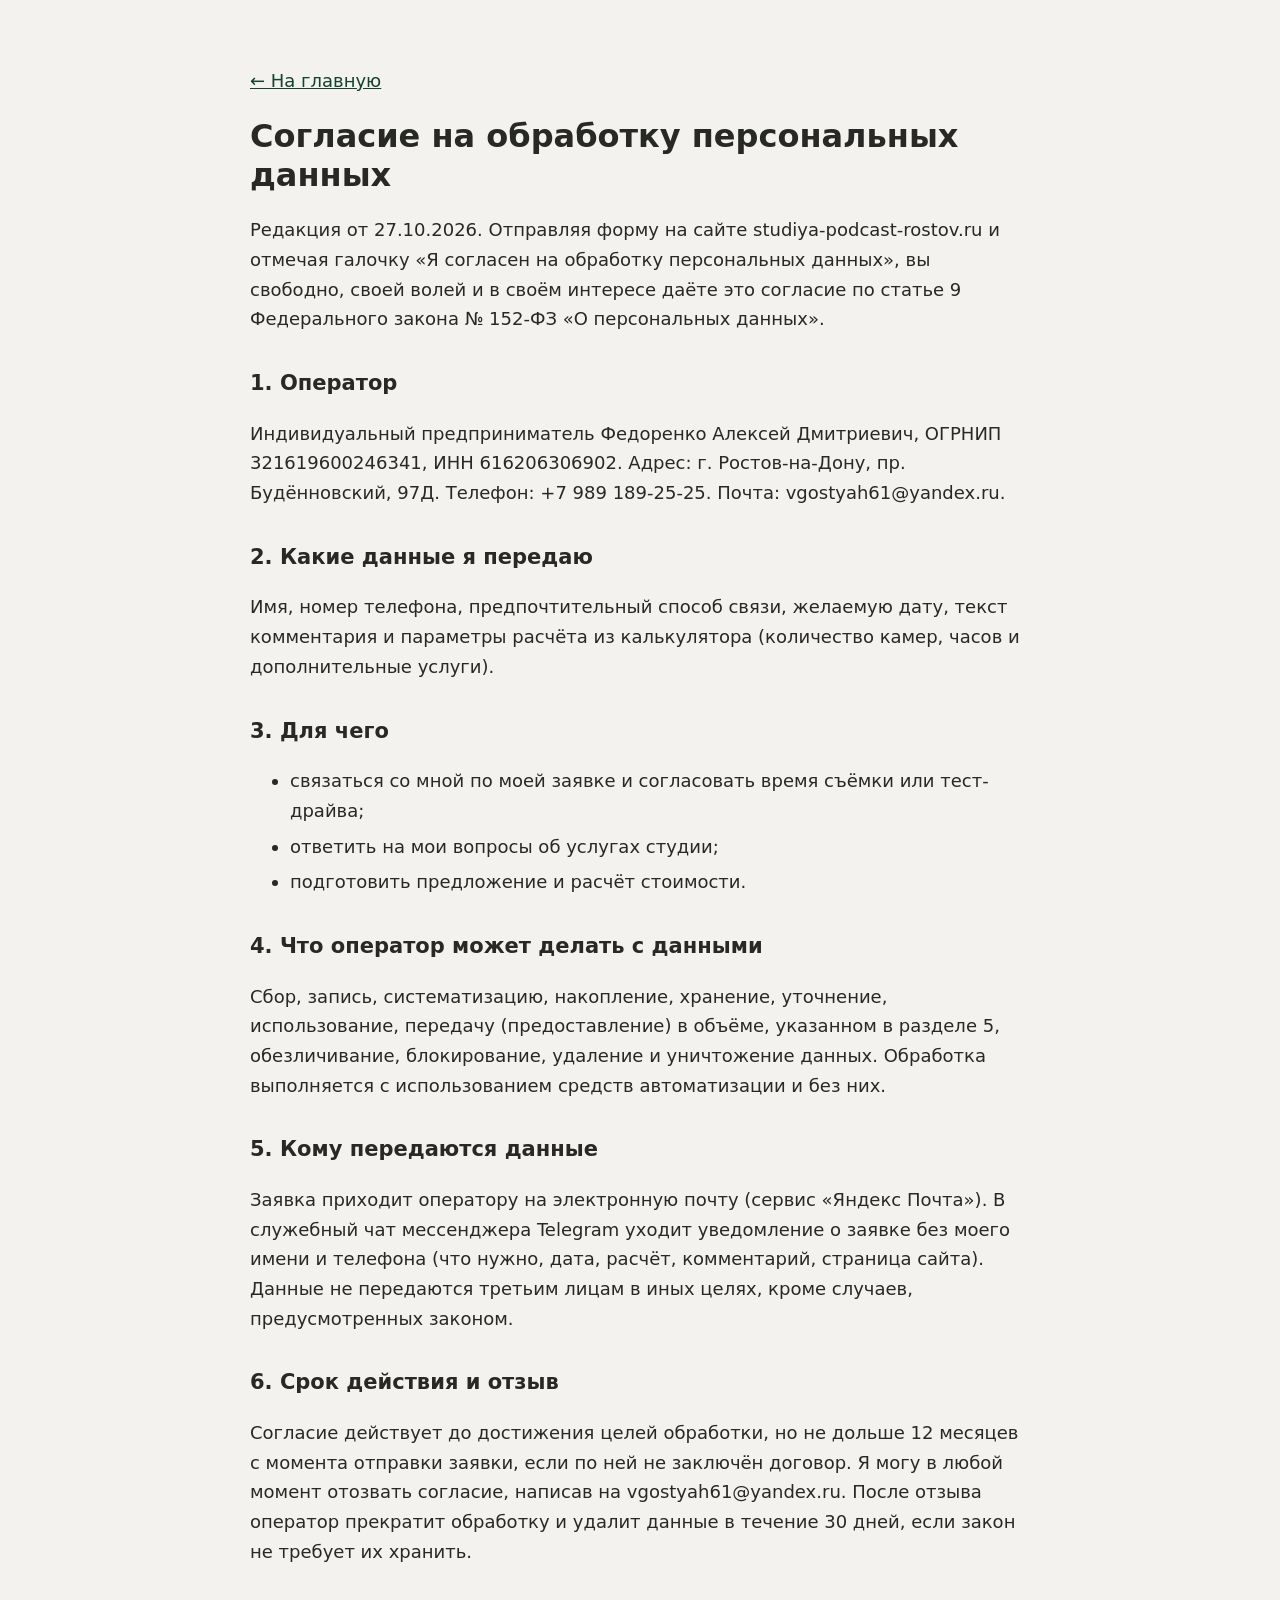
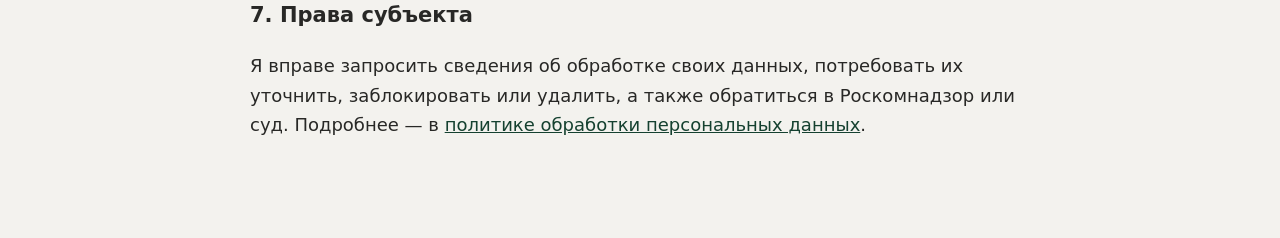
<file: consent.html>
<!doctype html>
<html lang="ru"><head><meta charset="utf-8"><meta name="viewport" content="width=device-width, initial-scale=1">
<title>Согласие на обработку персональных данных — студия подкастов «В гостях»</title>
<meta name="robots" content="noindex">
<link rel="icon" href="favicon.svg" type="image/svg+xml">
<style>body{font:18px/1.65 Rubik,system-ui,Arial,sans-serif;color:#282826;background:#F3F2EE;margin:0}main{max-width:780px;margin:0 auto;padding:48px 20px 80px}h1{font-size:32px;line-height:1.2}h2{font-size:21px;margin-top:32px}a{color:#154130}li{margin:6px 0}</style></head>
<body><main>
<p><a href="/">← На главную</a></p>
<h1>Согласие на обработку персональных данных</h1>
<p>Редакция от 27.10.2026. Отправляя форму на сайте studiya-podcast-rostov.ru и отмечая галочку «Я согласен на обработку персональных данных», вы свободно, своей волей и в своём интересе даёте это согласие по статье 9 Федерального закона № 152-ФЗ «О персональных данных».</p>
<h2>1. Оператор</h2>
<p>Индивидуальный предприниматель Федоренко Алексей Дмитриевич, ОГРНИП 321619600246341, ИНН 616206306902. Адрес: г. Ростов-на-Дону, пр. Будённовский, 97Д. Телефон: +7 989 189-25-25. Почта: vgostyah61@yandex.ru.</p>
<h2>2. Какие данные я передаю</h2>
<p>Имя, номер телефона, предпочтительный способ связи, желаемую дату, текст комментария и параметры расчёта из калькулятора (количество камер, часов и дополнительные услуги).</p>
<h2>3. Для чего</h2>
<ul><li>связаться со мной по моей заявке и согласовать время съёмки или тест-драйва;</li><li>ответить на мои вопросы об услугах студии;</li><li>подготовить предложение и расчёт стоимости.</li></ul>
<h2>4. Что оператор может делать с данными</h2>
<p>Сбор, запись, систематизацию, накопление, хранение, уточнение, использование, передачу (предоставление) в объёме, указанном в разделе 5, обезличивание, блокирование, удаление и уничтожение данных. Обработка выполняется с использованием средств автоматизации и без них.</p>
<h2>5. Кому передаются данные</h2>
<p>Заявка приходит оператору на электронную почту (сервис «Яндекс Почта»). В служебный чат мессенджера Telegram уходит уведомление о заявке без моего имени и телефона (что нужно, дата, расчёт, комментарий, страница сайта). Данные не передаются третьим лицам в иных целях, кроме случаев, предусмотренных законом.</p>
<h2>6. Срок действия и отзыв</h2>
<p>Согласие действует до достижения целей обработки, но не дольше 12 месяцев с момента отправки заявки, если по ней не заключён договор. Я могу в любой момент отозвать согласие, написав на vgostyah61@yandex.ru. После отзыва оператор прекратит обработку и удалит данные в течение 30 дней, если закон не требует их хранить.</p>
<h2>7. Права субъекта</h2>
<p>Я вправе запросить сведения об обработке своих данных, потребовать их уточнить, заблокировать или удалить, а также обратиться в Роскомнадзор или суд. Подробнее — в <a href="privacy.html">политике обработки персональных данных</a>.</p>
</main></body></html>
</file>
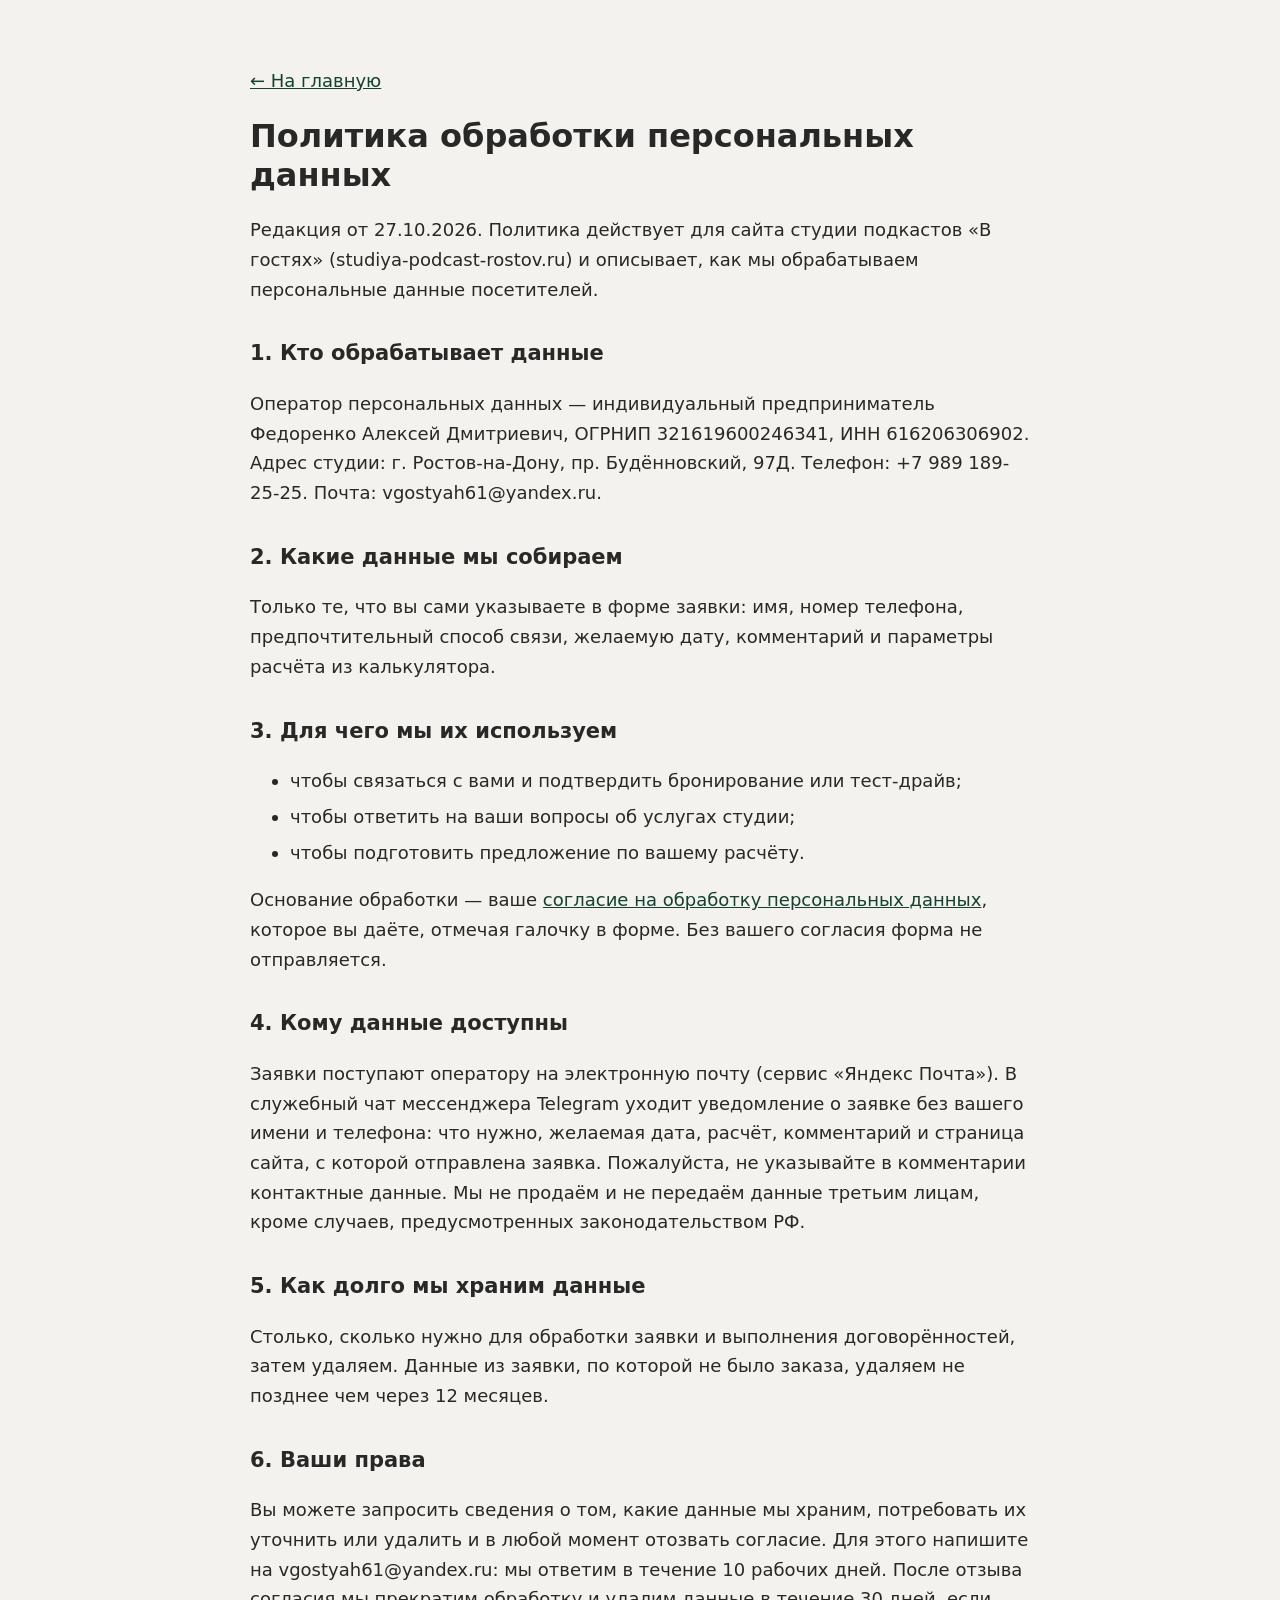
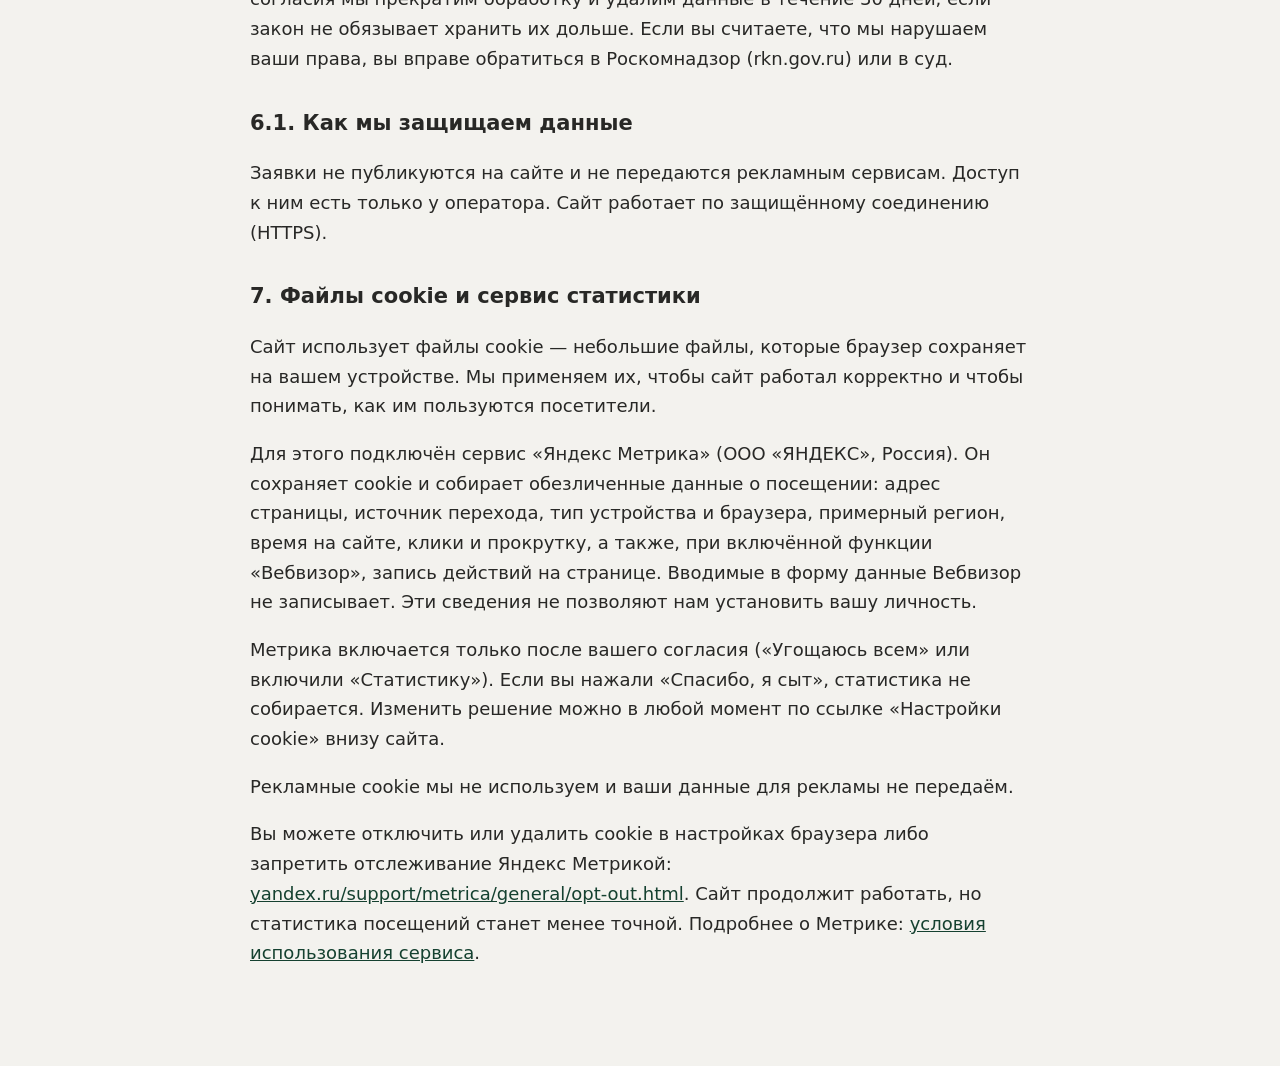
<file: privacy.html>
<!doctype html>
<html lang="ru"><head><meta charset="utf-8"><meta name="viewport" content="width=device-width, initial-scale=1">
<title>Политика обработки персональных данных — студия подкастов «В гостях»</title>
<meta name="robots" content="noindex">
<link rel="icon" href="favicon.svg" type="image/svg+xml">
<style>body{font:18px/1.65 Rubik,system-ui,Arial,sans-serif;color:#282826;background:#F3F2EE;margin:0}main{max-width:780px;margin:0 auto;padding:48px 20px 80px}h1{font-size:32px;line-height:1.2}h2{font-size:21px;margin-top:32px}a{color:#154130}li{margin:6px 0}</style></head>
<body><main>
<p><a href="/">← На главную</a></p>
<h1>Политика обработки персональных данных</h1>
<p>Редакция от 27.10.2026. Политика действует для сайта студии подкастов «В гостях» (studiya-podcast-rostov.ru) и описывает, как мы обрабатываем персональные данные посетителей.</p>
<h2>1. Кто обрабатывает данные</h2>
<p>Оператор персональных данных — индивидуальный предприниматель Федоренко Алексей Дмитриевич, ОГРНИП 321619600246341, ИНН 616206306902. Адрес студии: г. Ростов-на-Дону, пр. Будённовский, 97Д. Телефон: +7 989 189-25-25. Почта: vgostyah61@yandex.ru.</p>
<h2>2. Какие данные мы собираем</h2>
<p>Только те, что вы сами указываете в форме заявки: имя, номер телефона, предпочтительный способ связи, желаемую дату, комментарий и параметры расчёта из калькулятора.</p>
<h2>3. Для чего мы их используем</h2>
<ul><li>чтобы связаться с вами и подтвердить бронирование или тест-драйв;</li><li>чтобы ответить на ваши вопросы об услугах студии;</li><li>чтобы подготовить предложение по вашему расчёту.</li></ul>
<p>Основание обработки — ваше <a href="consent.html">согласие на обработку персональных данных</a>, которое вы даёте, отмечая галочку в форме. Без вашего согласия форма не отправляется.</p>
<h2>4. Кому данные доступны</h2>
<p>Заявки поступают оператору на электронную почту (сервис «Яндекс Почта»). В служебный чат мессенджера Telegram уходит уведомление о заявке без вашего имени и телефона: что нужно, желаемая дата, расчёт, комментарий и страница сайта, с которой отправлена заявка. Пожалуйста, не указывайте в комментарии контактные данные. Мы не продаём и не передаём данные третьим лицам, кроме случаев, предусмотренных законодательством РФ.</p>
<h2>5. Как долго мы храним данные</h2>
<p>Столько, сколько нужно для обработки заявки и выполнения договорённостей, затем удаляем. Данные из заявки, по которой не было заказа, удаляем не позднее чем через 12 месяцев.</p>
<h2>6. Ваши права</h2>
<p>Вы можете запросить сведения о том, какие данные мы храним, потребовать их уточнить или удалить и в любой момент отозвать согласие. Для этого напишите на vgostyah61@yandex.ru: мы ответим в течение 10 рабочих дней. После отзыва согласия мы прекратим обработку и удалим данные в течение 30 дней, если закон не обязывает хранить их дольше. Если вы считаете, что мы нарушаем ваши права, вы вправе обратиться в Роскомнадзор (rkn.gov.ru) или в суд.</p>
<h2>6.1. Как мы защищаем данные</h2>
<p>Заявки не публикуются на сайте и не передаются рекламным сервисам. Доступ к ним есть только у оператора. Сайт работает по защищённому соединению (HTTPS).</p>
<h2 id="cookie">7. Файлы cookie и сервис статистики</h2>
<p>Сайт использует файлы cookie — небольшие файлы, которые браузер сохраняет на вашем устройстве. Мы применяем их, чтобы сайт работал корректно и чтобы понимать, как им пользуются посетители.</p>
<p>Для этого подключён сервис «Яндекс Метрика» (ООО «ЯНДЕКС», Россия). Он сохраняет cookie и собирает обезличенные данные о посещении: адрес страницы, источник перехода, тип устройства и браузера, примерный регион, время на сайте, клики и прокрутку, а также, при включённой функции «Вебвизор», запись действий на странице. Вводимые в форму данные Вебвизор не записывает. Эти сведения не позволяют нам установить вашу личность.</p>
<p>Метрика включается только после вашего согласия («Угощаюсь всем» или включили «Статистику»). Если вы нажали «Спасибо, я сыт», статистика не собирается. Изменить решение можно в любой момент по ссылке «Настройки cookie» внизу сайта.</p>
<p>Рекламные cookie мы не используем и ваши данные для рекламы не передаём.</p>
<p>Вы можете отключить или удалить cookie в настройках браузера либо запретить отслеживание Яндекс Метрикой: <a href="https://yandex.ru/support/metrica/general/opt-out.html" target="_blank" rel="noopener noreferrer">yandex.ru/support/metrica/general/opt-out.html</a>. Сайт продолжит работать, но статистика посещений станет менее точной. Подробнее о Метрике: <a href="https://yandex.ru/legal/metrica_termsofuse/" target="_blank" rel="noopener noreferrer">условия использования сервиса</a>.</p>
</main></body></html>
</file>
<file: style.css>
@font-face{font-family:Rubik;font-weight:400;font-style:normal;font-display:swap;src:url(fonts/rubik-400.woff) format("woff")}
@font-face{font-family:Rubik;font-weight:500;font-style:normal;font-display:swap;src:url(fonts/rubik-500.woff) format("woff")}
@font-face{font-family:Rubik;font-weight:600;font-style:normal;font-display:swap;src:url(fonts/rubik-600.woff) format("woff")}
@font-face{font-family:Rubik;font-weight:700;font-style:normal;font-display:swap;src:url(fonts/rubik-700.woff) format("woff")}
:root{--lav:#B0BFE9;--pamp:#F3F2EE;--umb:#282826;--em:#154130;--em2:#0f3226;--sand:#D6B166;--sand2:#e8cd8e;--wh:#FEFEFD;--f:Rubik,system-ui,-apple-system,"Segoe UI",Arial,sans-serif;--r:20px;--sh:6px 6px 0}
*{box-sizing:border-box;margin:0}
[hidden]{display:none!important}
html{scroll-behavior:smooth;scroll-padding-top:84px}
body{font:400 18px/1.6 var(--f);color:var(--umb);background:var(--pamp);-webkit-font-smoothing:antialiased;overflow-x:hidden}
img,svg,video{display:block;max-width:100%}
img{height:auto}
a{color:inherit}
button{font:inherit;color:inherit}
:focus-visible{outline:3px solid var(--sand);outline-offset:3px;border-radius:6px}
h1,h2,h3{font-weight:600;line-height:1.12;letter-spacing:-.012em}
h2{font-size:clamp(28px,3.7vw,46px);max-width:22ch;text-wrap:balance}
h3{font-size:22px}
p{max-width:62ch}
.w{width:min(1180px,100% - 40px);margin-inline:auto}
section{padding:clamp(60px,8vw,112px) 0;position:relative}
.ic{width:1.35em;height:1.35em;flex:none;fill:none;stroke:currentColor;stroke-width:1.8;stroke-linecap:round;stroke-linejoin:round}
.vh{position:absolute;width:1px;height:1px;overflow:hidden;clip:rect(0 0 0 0);white-space:nowrap}
.eyebrow{font:600 15px/1.2 var(--f);letter-spacing:.06em;text-transform:uppercase;color:var(--em);margin-bottom:14px;display:flex;align-items:center;gap:10px}
.eyebrow:before{content:"";width:24px;height:16px;flex:none;background:linear-gradient(currentColor,currentColor) 0 50%/3px 6px no-repeat,linear-gradient(currentColor,currentColor) 5px 50%/3px 12px no-repeat,linear-gradient(currentColor,currentColor) 10px 50%/3px 16px no-repeat,linear-gradient(currentColor,currentColor) 15px 50%/3px 10px no-repeat,linear-gradient(currentColor,currentColor) 20px 50%/3px 6px no-repeat}
.hero .eyebrow,.equip .eyebrow,.book .eyebrow{color:var(--sand)}
.lead{font-size:clamp(18px,1.7vw,21px);margin-top:18px}
.lead+.lead{margin-top:14px}

/* кнопки */
.btn{display:inline-flex;align-items:center;justify-content:center;gap:10px;min-height:52px;padding:0 26px;border-radius:99px;font:600 17px var(--f);text-decoration:none;border:2px solid var(--umb);cursor:pointer;background:var(--wh);color:var(--umb);box-shadow:3px 3px 0 var(--umb);transition:transform .12s,box-shadow .12s}
.btn:hover{transform:translate(-1px,-1px);box-shadow:5px 5px 0 var(--umb)}
.btn:active{transform:translate(2px,2px);box-shadow:1px 1px 0 var(--umb)}
.b-sand{background:var(--sand)}
.b-lav{background:var(--lav)}
.btn-s{min-height:42px;padding:0 20px;font-size:15px}
.btn[disabled]{opacity:.6;cursor:wait}
.on-dark .btn,.hero .btn{border-color:var(--umb)}

/* шапка */
.topbar{background:var(--umb);color:var(--pamp);font-size:14px;line-height:1.3}
.topbar .w{display:flex;flex-wrap:wrap;gap:4px 24px;justify-content:space-between;align-items:center;padding:7px 0}
.topbar span,.topbar a{display:inline-flex;align-items:center;gap:8px;text-decoration:none}
.topbar a:hover{text-decoration:underline;text-underline-offset:4px}
.topbar .tel{font-weight:600;font-size:15px}
.bar{position:sticky;top:0;z-index:30;background:var(--em);color:var(--pamp);border-bottom:2px solid var(--umb)}
.bar .w{display:flex;align-items:center;gap:28px;min-height:72px}
.logo{flex:none}
.logo-svg{width:176px;height:auto;color:var(--pamp)}
.flogo{display:block;width:200px;color:var(--pamp)}
.flogo .logo-svg{width:100%}
.fnav{display:flex;flex-wrap:wrap;gap:8px 26px;margin-bottom:18px;font-size:16px;font-weight:500}
.fnav a{text-decoration:none;border-bottom:2px solid transparent;padding:2px 0}
.fnav a:hover{border-color:var(--sand)}
.bar nav{display:flex;gap:26px;margin-left:auto}
.bar nav a{text-decoration:none;font-size:16px;padding:6px 0;border-bottom:2px solid transparent}
.bar nav a:hover{border-color:var(--sand)}
.burger{display:none;margin-left:auto;width:46px;height:46px;border-radius:12px;border:2px solid var(--pamp);background:none;cursor:pointer;position:relative}
.burger span,.burger span:before,.burger span:after{position:absolute;left:11px;right:11px;height:2px;background:var(--pamp);border-radius:2px;content:"";transition:transform .2s}
.burger span{top:20px}.burger span:before{top:-7px;left:0;right:0}.burger span:after{top:7px;left:0;right:0}
.burger[aria-expanded=true] span{background:none}
.burger[aria-expanded=true] span:before{transform:translateY(7px) rotate(45deg)}
.burger[aria-expanded=true] span:after{transform:translateY(-7px) rotate(-45deg)}
@media(max-width:960px){
.burger{display:block}
.bar .btn{display:none}
.bar nav{display:none;position:absolute;left:0;right:0;top:100%;background:var(--em);flex-direction:column;gap:0;padding:8px 20px 20px;border-bottom:2px solid var(--umb)}
.bar nav.open{display:flex}
.bar nav a{padding:14px 0;border-bottom:1px solid rgba(243,242,238,.18);font-size:18px}
}
@media(max-width:640px){.topbar .hrs{display:none}.topbar .w{justify-content:space-between}}

/* первый экран */
.hero{background:var(--em);color:var(--pamp);padding:clamp(40px,6vw,80px) 0 clamp(90px,10vw,130px);overflow:hidden}
.hero .w{display:grid;grid-template-columns:1fr 1fr;gap:clamp(24px,5vw,72px);align-items:center}
.hero h1{font-size:clamp(34px,5vw,62px);max-width:14ch;text-wrap:balance}
.hero .lead{max-width:32em}
.cta{display:flex;flex-wrap:wrap;gap:14px;margin-top:30px}
.ticket{margin-top:34px;display:flex;align-items:stretch;background:var(--sand);color:var(--umb);border-radius:16px;max-width:560px;-webkit-mask:radial-gradient(circle 11px at 0 50%,#0000 97%,#000) left/51% 100% no-repeat,radial-gradient(circle 11px at 100% 50%,#0000 97%,#000) right/51% 100% no-repeat;mask:radial-gradient(circle 11px at 0 50%,#0000 97%,#000) left/51% 100% no-repeat,radial-gradient(circle 11px at 100% 50%,#0000 97%,#000) right/51% 100% no-repeat}
.ticket div{flex:1;padding:16px 22px;display:flex;gap:12px;align-items:center;font-size:15px;line-height:1.3}
.ticket div+div{border-left:2px dashed rgba(40,40,38,.45)}
.ticket b{display:block;font-size:18px;font-weight:600}
.ticket .ic{width:30px;height:30px}
@media(max-width:560px){.ticket{flex-direction:column}.ticket div+div{border-left:0;border-top:2px dashed rgba(40,40,38,.45)}}
@media(max-width:900px){.hero .w{grid-template-columns:1fr}.hero h1{max-width:18ch}}

/* телевизор */
.tvbox:before{content:"";position:absolute;inset:34px -26px -6px;border-radius:36px;background:var(--em) url(assets/p-green-lav-d.svg) 50% 0/330px;border:2px solid rgba(243,242,238,.18);transform:rotate(2.2deg)}
.tvbox{position:relative;justify-self:center;width:min(100%,560px);padding:70px 0 20px}
.tv-ant{position:absolute;left:50%;top:0;width:150px;transform:translateX(-50%);stroke:var(--sand2);fill:none;stroke-width:4;stroke-linecap:round}
.tv-ant circle{fill:var(--sand2);stroke:none}
.tv-body{position:relative;display:grid;grid-template-columns:1fr 72px;gap:14px;padding:18px;border:3px solid var(--umb);border-radius:32px;background:linear-gradient(155deg,#d3a45a,#b07a37 55%,#8b5d2b);box-shadow:inset 0 3px 0 rgba(255,255,255,.35),10px 12px 0 rgba(0,0,0,.35);transform:rotate(-1.2deg)}
.tv-screen{position:relative;aspect-ratio:4/3;border:7px solid #181816;border-radius:30px/24px;overflow:hidden;background:#000;box-shadow:inset 0 0 26px rgba(0,0,0,.9)}
.tv-screen video{width:100%;height:100%;object-fit:cover}
.tv-screen:after{content:"";position:absolute;inset:0;pointer-events:none;background:radial-gradient(120% 80% at 30% 10%,rgba(255,255,255,.16),transparent 55%),repeating-linear-gradient(0deg,rgba(0,0,0,.14) 0 1px,transparent 1px 3px)}
.tv-side{display:flex;flex-direction:column;align-items:center;gap:20px;padding:10px 0}
.tv-grille{width:100%;flex:1;max-height:170px;border:3px solid var(--umb);border-radius:14px;background:#2d1f10;display:flex;align-items:center;justify-content:center}
.tv-grille svg{width:70%;height:78%;fill:var(--sand)}
.knob{width:44px;height:44px;border-radius:50%;border:3px solid var(--umb);background:radial-gradient(circle at 35% 30%,#f6ecd7,#a08a63 72%);position:relative;padding:0;cursor:default;flex:none}
.knob:after{content:"";position:absolute;left:50%;top:5px;width:3px;height:12px;margin-left:-1.5px;background:var(--umb);border-radius:2px}
button.knob{cursor:pointer}
button.knob:hover{filter:brightness(1.08)}
.knob.k2{transform:rotate(40deg)}
.tv-note{position:absolute;right:-6px;bottom:-8px;background:var(--umb);color:var(--pamp);font-size:13px;padding:5px 12px;border-radius:99px}
.tv-feet:before,.tv-feet:after{content:"";position:absolute;bottom:6px;width:46px;height:16px;background:#2d1f10;border:3px solid var(--umb);border-radius:6px}
.tv-feet:before{left:46px}.tv-feet:after{right:46px}
.mascot{width:var(--mw,120px);height:auto;color:inherit}
.hero .mascot{position:absolute;left:-124px;bottom:-6px;--mw:140px;color:var(--sand);z-index:2}
@media(max-width:900px){.hero .mascot{left:0;--mw:100px}.tvbox{width:min(100%,480px)}}
@media(max-width:560px){.tvbox{width:min(92%,340px);padding-top:56px}.tv-body{padding:12px;gap:10px;grid-template-columns:1fr 44px}.knob{width:34px;height:34px}}
@media(prefers-reduced-motion:no-preference){
.tv-screen video{animation:tvon .9s cubic-bezier(.3,.7,.2,1) .25s both}
@keyframes tvon{0%{transform:scale(1,.004);filter:brightness(8)}40%{transform:scale(1,.004);filter:brightness(4)}100%{transform:scale(1,1);filter:brightness(1)}}
}

/* полоска фактов */
.facts{margin-top:calc(-1 * clamp(56px,6vw,76px));padding:0;z-index:2}
.facts ul{list-style:none;padding:0;display:grid;grid-template-columns:repeat(4,1fr);gap:16px}
@media(max-width:900px){.facts ul{grid-template-columns:1fr 1fr}}
@media(max-width:480px){.facts ul{grid-template-columns:1fr}}
.card{background:var(--wh);border:2px solid var(--umb);border-radius:var(--r);box-shadow:var(--sh) var(--umb)}
.facts li{display:flex;gap:14px;align-items:center;padding:18px 20px;font-size:16px;line-height:1.3}
.facts .ic{width:38px;height:38px;color:var(--em);stroke-width:1.6}
.facts b{display:block;font-size:20px;font-weight:600}

/* о студии */
.two{display:grid;grid-template-columns:1.05fr 1fr;gap:clamp(32px,6vw,90px);align-items:center}
@media(max-width:900px){.two{grid-template-columns:1fr}}
.about h2{margin-bottom:6px}
.about ul{list-style:none;padding:0;margin-top:28px;display:grid;gap:14px}
.about li{display:flex;gap:14px;align-items:center;font-size:17px}
.about li .ic{width:44px;height:44px;padding:9px;border-radius:50%;background:var(--sand);border:2px solid var(--umb);stroke-width:1.7}
.frame{background:var(--wh);padding:14px 14px 40px;border:2px solid var(--umb);border-radius:6px;box-shadow:8px 8px 0 var(--sand);transform:rotate(1.6deg);max-width:520px;justify-self:center}
.frame img{border-radius:3px;width:100%}
.frame figcaption{margin-top:12px;font-size:15px;opacity:.75;text-align:center}

/* кому подходит */
.who{background:var(--pamp) url(assets/p-pampas-white.svg) 0 0/560px}
.who h2{margin-bottom:44px}
.cards4{list-style:none;padding:0;display:grid;grid-template-columns:repeat(4,1fr);gap:22px}
@media(max-width:1000px){.cards4{grid-template-columns:1fr 1fr}}
@media(max-width:560px){.cards4{grid-template-columns:1fr}}
.cards4 li{padding:26px 24px 28px}
.cards4 .ic{width:56px;height:56px;padding:12px;border-radius:50%;background:var(--sand);border:2px solid var(--umb);stroke-width:1.6;margin-bottom:18px}
.cards4 h3{margin-bottom:10px}
.cards4 p{font-size:16px}

/* зоны: вкладки */
.zones{padding-top:clamp(44px,5vw,64px);padding-bottom:clamp(48px,6vw,80px)}
.zones h2{margin-bottom:0}
.zones .lead{margin-top:10px}
.zv{margin-top:22px}
.ztabs{display:grid;grid-template-columns:repeat(6,1fr);gap:12px}
.ztab{display:flex;align-items:center;gap:10px;text-align:left;padding:8px 8px;background:var(--wh);border:2px solid var(--umb);border-radius:16px;cursor:pointer;box-shadow:3px 3px 0 var(--umb);transition:transform .12s,box-shadow .12s,background .15s;min-width:0}
.ztab:hover{transform:translate(-1px,-1px);box-shadow:4px 4px 0 var(--umb)}
.ztab img{width:38px;height:29px;object-fit:cover;border-radius:8px;flex:none}
.ztab span{display:grid;line-height:1.2;min-width:0}
.ztab b{font-weight:600;font-size:14px}
.ztab i{font-style:normal;font-size:13px;opacity:.7}
.ztab[aria-selected=true]{background:var(--sand);box-shadow:5px 5px 0 var(--umb);transform:translate(-1px,-1px)}
.zpanels{margin-top:20px}
.zpanel{display:grid;grid-template-columns:1.45fr 1fr;gap:clamp(20px,3vw,40px);align-items:stretch}
html.js .zpanel:not(.on){display:none}
.zmain{display:block;border:2px solid var(--umb);border-radius:var(--r);overflow:hidden;box-shadow:8px 8px 0 var(--lav);background:var(--umb);aspect-ratio:4/3;max-height:min(46vh,440px);width:100%;justify-self:start}
.zmain img{width:100%;height:100%;object-fit:cover;transition:transform .5s}
.zmain:hover img{transform:scale(1.03)}
.zside{display:flex;flex-direction:column;align-items:flex-start;gap:12px;padding-top:6px}
.zside h3{font-size:clamp(26px,3vw,34px)}
.zside p{font-size:17px}
.chip{display:inline-flex;align-items:center;gap:6px;font:400 14px var(--f);background:var(--wh);border:1.5px solid var(--umb);border-radius:99px;padding:3px 12px 3px 9px}
.chip .ic{width:17px;height:17px}
.zuse{display:flex;gap:10px;align-items:flex-start;font-size:15px!important;color:#4a4a45}
.zuse .ic{margin-top:2px;color:var(--em);flex:none}
.zthumbs{display:grid;grid-template-columns:1fr 1fr;gap:12px;width:100%;margin-top:auto;padding-top:8px}
.zthumbs a{display:block;border:2px solid var(--umb);border-radius:14px;overflow:hidden;aspect-ratio:4/3;background:var(--umb)}
.zthumbs img{width:100%;height:100%;object-fit:cover;transition:transform .5s}
.zthumbs a:hover img{transform:scale(1.05)}
@media(max-width:1320px){.ztab img{display:none}.ztab{padding:10px 12px}}
@media(max-width:900px){
.ztabs{display:flex;overflow-x:auto;gap:10px;margin-inline:-20px;padding:2px 20px 10px;scroll-snap-type:x proximity;scrollbar-width:none}
.ztabs::-webkit-scrollbar{display:none}
.ztab{flex:none;scroll-snap-align:start}
.ztab img{display:block}
.zpanel{grid-template-columns:1fr}
.zmain{max-height:none;box-shadow:6px 6px 0 var(--lav)}
.zthumbs{margin-top:4px}
}

/* оборудование */
.equip{background:var(--umb);color:var(--pamp)}
.equip h2{margin-bottom:44px}
.eq{list-style:none;padding:0;display:grid;grid-template-columns:repeat(3,1fr);gap:22px}
@media(max-width:900px){.eq{grid-template-columns:1fr 1fr}}
@media(max-width:560px){.eq{grid-template-columns:1fr}}
.eq li{border:2px solid rgba(243,242,238,.28);border-radius:var(--r);padding:26px 24px;background:rgba(243,242,238,.04)}
.eq .ic{width:44px;height:44px;color:var(--sand);stroke-width:1.5;margin-bottom:16px}
.eq h3{margin-bottom:8px}
.eq p{font-size:16px;opacity:.88}

/* цены */
.prices h2{margin-bottom:8px}
.tariffs{list-style:none;padding:0;display:grid;grid-template-columns:repeat(4,1fr);gap:20px;margin-top:40px}
@media(max-width:1000px){.tariffs{grid-template-columns:1fr 1fr}}
@media(max-width:520px){.tariffs{grid-template-columns:1fr}}
.tariffs li{padding:24px 22px 26px;position:relative}
.tariffs h3{font-size:20px}
.tariffs .pr{font-size:34px;font-weight:600;margin-top:10px;line-height:1.1}
.tariffs .cond{font-size:14px;font-weight:500;margin-top:4px;opacity:.8}
.tariffs .one{font-size:14px;opacity:.7;border-top:1.5px dashed rgba(40,40,38,.35);padding-top:10px;margin-top:14px}
.tariffs .pr small{font-size:16px;font-weight:400}
.tariffs p{font-size:15px;margin-top:10px}
.tariffs .hit{background:var(--sand)}
.tariffs .tag{position:absolute;top:-13px;right:16px;background:var(--umb);color:var(--pamp);font-size:13px;padding:3px 12px;border-radius:99px}
.stay{margin-top:26px;font-size:17px;display:flex;flex-wrap:wrap;gap:8px 12px;align-items:center;max-width:none}
.tag2{background:var(--lav);border:2px solid var(--umb);border-radius:99px;padding:2px 14px;font-weight:600;font-size:15px}
.sub3{margin-top:44px;font-size:22px}
.extras{list-style:none;padding:0;display:grid;grid-template-columns:repeat(3,1fr);gap:18px;margin-top:16px}
@media(max-width:800px){.extras{grid-template-columns:1fr}}
.extras li{display:flex;gap:16px;align-items:flex-start;padding:20px 22px;--sh:4px 4px 0}
.extras .ic{width:46px;height:46px;padding:10px;border-radius:50%;background:var(--sand);border:2px solid var(--umb);stroke-width:1.6}
.extras h4{font:600 19px var(--f);margin-bottom:4px}
.extras p{font-size:16px;line-height:1.5}
.pnote{margin-top:26px;font-size:16px;display:flex;gap:12px;align-items:flex-start;max-width:none}
.pnote .ic{margin-top:2px;color:var(--em);width:24px;height:24px}
.calc{margin-top:56px;display:grid;grid-template-columns:1.1fr .9fr;gap:clamp(24px,4vw,56px);align-items:start}
@media(max-width:900px){.calc{grid-template-columns:1fr}}
.cpanel{padding:clamp(22px,3vw,34px)}
.cpanel h3{font-size:26px;margin-bottom:22px}
.fld{margin-top:22px}
.fld>span,.fld>legend{display:block;font-weight:600;font-size:16px;margin-bottom:10px}
fieldset{border:0;padding:0;min-width:0}
.chips{display:flex;flex-wrap:wrap;gap:10px}
.chips label{cursor:pointer;position:relative}
.chips input{position:absolute;opacity:0;pointer-events:none}
.chips span{display:block;padding:9px 16px;border:2px solid var(--umb);border-radius:14px;font-size:16px;line-height:1.25;background:var(--wh);transition:background .15s}
.chips small{display:block;font-size:13px;opacity:.7}
.chips input:checked+span{background:var(--sand);box-shadow:3px 3px 0 var(--umb)}
.chips input:focus-visible+span{outline:3px solid var(--em);outline-offset:2px}
.step{display:inline-flex;align-items:center;border:2px solid var(--umb);border-radius:14px;background:var(--wh);overflow:hidden}
.step button{width:48px;height:46px;border:0;background:var(--pamp);font-size:24px;cursor:pointer;line-height:1}
.step button:hover{background:var(--lav)}
.step output{min-width:86px;text-align:center;font-weight:600;font-size:18px}
.cb{display:flex;gap:12px;align-items:flex-start;cursor:pointer;font-size:16px;line-height:1.4}
.cb input{width:22px;height:22px;margin-top:1px;accent-color:var(--em);flex:none}
.cb small{display:block;opacity:.7;font-size:14px}
.fld.sub{margin:14px 0 0 34px}
.fld.sub legend{font-weight:500;font-size:15px}
.receipt{position:relative;background:var(--wh);padding:26px 26px 30px;font-family:"Courier New",ui-monospace,monospace;font-size:16px;line-height:1.45;border:2px solid var(--umb);border-bottom:0;border-radius:6px 6px 0 0;box-shadow:8px 0 0 var(--lav),-1px 0 0 var(--umb)}
.receipt:after{content:"";position:absolute;left:-2px;right:-2px;top:calc(100% - 1px);height:12px;background:url("data:image/svg+xml,%3Csvg xmlns='http://www.w3.org/2000/svg' width='20' height='12' viewBox='0 0 20 12'%3E%3Cpath d='M0 0h20L10 12z' fill='%23FEFEFE'/%3E%3Cpath d='M0 0L10 11L20 0' fill='none' stroke='%23282826' stroke-width='2'/%3E%3C/svg%3E") repeat-x 0 0/20px 12px}
.receipt h3{font:700 19px "Courier New",monospace;text-align:center;letter-spacing:.04em}
.receipt .sub{text-align:center;font-size:13px;opacity:.7;margin-top:2px}
.receipt hr{border:0;border-top:2px dashed var(--umb);margin:14px 0;opacity:.6}
.receipt ul{list-style:none;padding:0;display:grid;gap:8px}
.receipt li{display:flex;justify-content:space-between;gap:14px}
.receipt li span:last-child{white-space:nowrap}
.receipt .tot{font-size:21px;font-weight:700}
.receipt .dis{color:var(--em)}
.receipt .mut{opacity:.65;font-size:14px}
.receipt .bye{text-align:center;font-size:14px;opacity:.7;margin-top:14px}
.receipt .btn{width:100%;margin-top:18px;font-family:var(--f)}
.rcol{padding-bottom:20px}

/* заявка */
.book{background:var(--em);color:var(--pamp)}
.book .two{align-items:start}
.book h2{margin-bottom:6px}
.msgr{display:flex;flex-wrap:wrap;gap:12px;margin-top:28px}
.msgr .btn{background:var(--pamp)}
.book .mascot{--mw:160px;color:var(--lav);margin-top:34px}
form.lead{display:grid;gap:16px;background:var(--pamp);color:var(--umb);padding:clamp(22px,3vw,34px);border:2px solid var(--umb);border-radius:var(--r);box-shadow:8px 8px 0 var(--sand)}
label.f{display:grid;gap:6px;font-size:15px;font-weight:600}
input,select,textarea{font:400 17px var(--f);color:var(--umb);background:#fff;border:2px solid var(--umb);border-radius:12px;padding:12px 14px;width:100%}
input:focus,select:focus,textarea:focus{outline:3px solid var(--sand);outline-offset:1px}
textarea{min-height:84px;resize:vertical}
.r2{display:grid;grid-template-columns:1fr 1fr;gap:16px}
@media(max-width:560px){.r2{grid-template-columns:1fr}}
.sum{background:var(--sand2);border:2px dashed var(--umb);border-radius:14px;padding:12px 16px;font-size:15px;line-height:1.4}
.sum[hidden]{display:none}
.hp{position:absolute;left:-9999px;opacity:0}
form .cb{font-size:14px;font-weight:400}
form .cb input{width:20px;height:20px}
#st{font-size:16px;font-weight:600;min-height:1.4em}
.ok{display:flex;gap:16px;align-items:center}
.ok .mascot{--mw:80px;color:var(--umb);margin:0}

/* как проходит */
.how{background:var(--pamp) url(assets/p-pampas-white-d.svg) 0 0/520px}
.how h2{margin-bottom:44px}
.steps{list-style:none;padding:0;display:grid;grid-template-columns:repeat(4,1fr);gap:22px;counter-reset:s}
@media(max-width:1000px){.steps{grid-template-columns:1fr 1fr}}
@media(max-width:560px){.steps{grid-template-columns:1fr}}
.steps li{padding:26px 22px;position:relative;counter-increment:s}
.steps li:before{content:counter(s);position:absolute;top:-18px;left:18px;width:38px;height:38px;border-radius:50%;background:var(--sand);border:2px solid var(--umb);display:grid;place-items:center;font-weight:600}
.steps h3{margin:8px 0 8px;font-size:21px}
.steps p{font-size:16px}
.drive{margin-top:50px;display:grid;grid-template-columns:auto 1fr auto;gap:clamp(18px,3vw,40px);align-items:center;padding:clamp(22px,3vw,34px);background:var(--sand);--sh:8px 8px 0}
@media(max-width:800px){.drive{grid-template-columns:1fr;text-align:left}}
.drive .mascot{--mw:110px;color:var(--umb)}
.drive h3{font-size:clamp(24px,3vw,32px)}
.drive p{margin-top:8px}

/* вопросы */
.faq h2{margin-bottom:40px}
.faqg{display:grid;grid-template-columns:1.5fr 1fr;gap:clamp(24px,5vw,72px);align-items:start}
@media(max-width:900px){.faqg{grid-template-columns:1fr}}
.ask{padding:28px;background:var(--lav);position:sticky;top:96px;box-shadow:8px 8px 0 var(--umb)}
.ask h3{font-size:24px;margin-bottom:10px}
.ask .mascot{--mw:120px;color:var(--umb);margin-bottom:16px}
.ask .msgr{margin-top:20px}
.ask .btn{background:var(--wh);min-height:44px;padding:0 18px;font-size:15px}
details{border-top:2px solid var(--umb)}
details:last-child{border-bottom:2px solid var(--umb)}
summary{cursor:pointer;list-style:none;padding:22px 48px 22px 0;font:600 clamp(18px,2vw,21px)/1.3 var(--f);position:relative}
summary::-webkit-details-marker{display:none}
summary:after{content:"";position:absolute;right:4px;top:50%;width:30px;height:30px;margin-top:-15px;border-radius:50%;background:var(--sand) linear-gradient(var(--umb),var(--umb)) center/12px 2px no-repeat;border:2px solid var(--umb)}
summary:before{content:"";position:absolute;right:4px;top:50%;width:30px;height:30px;margin-top:-15px;background:linear-gradient(var(--umb),var(--umb)) center/2px 12px no-repeat;z-index:1;transition:transform .2s}
details[open] summary:before{transform:scaleY(0)}
details p{padding:0 0 24px;max-width:64ch;font-size:17px}

/* контакты */
.contacts{background:var(--wh)}
.contacts h2{margin-bottom:36px}
.cgrid{display:grid;grid-template-columns:.8fr 1.2fr;gap:clamp(24px,4vw,48px);align-items:stretch}
@media(max-width:900px){.cgrid{grid-template-columns:1fr}}
.cinfo{padding:clamp(22px,3vw,34px);display:grid;gap:18px;align-content:start;background:var(--pamp);box-shadow:8px 8px 0 var(--lav)}
.cinfo p{display:flex;gap:14px;align-items:flex-start;font-size:16.5px;max-width:none}
.cinfo .ic{margin-top:3px;color:var(--em);width:26px;height:26px}
.cinfo b{font-weight:600}
.cinfo .msgr{margin-top:6px}
.cinfo .btn{min-height:44px;padding:0 18px;font-size:15px;background:var(--wh)}
.map{border:2px solid var(--umb);border-radius:var(--r);overflow:hidden;min-height:380px;background:#e3e2dc;box-shadow:8px 8px 0 var(--sand)}
.map iframe{width:100%;height:100%;min-height:380px;border:0}

/* полоски-разделители из паттернов */
.sep{height:54px;background:url(assets/s-pampas.svg) 0 50%/auto 100% repeat-x;opacity:.9;margin-bottom:clamp(36px,5vw,64px)}
.equip,.book{padding-top:0}
.sep-l{background-image:url(assets/s-lav.svg);opacity:1}
.hint{font-size:14.5px;margin-top:10px;padding:8px 12px;background:var(--sand2);border:1.5px dashed var(--umb);border-radius:12px;max-width:none}
.equip .sep,.book .sep{margin-top:0}
footer{padding-top:0!important}
footer .sep{margin:0 0 40px;height:46px}

/* подвал */
footer{background:var(--umb);color:var(--pamp);padding:56px 0 40px;font-size:15px}
footer .w{display:grid;grid-template-columns:auto 1fr;gap:28px 56px;align-items:start}
@media(max-width:760px){footer .w{grid-template-columns:1fr}}
footer p{max-width:none;opacity:.85;line-height:1.7}
footer a{text-underline-offset:4px}

/* просмотр фото */
dialog{border:0;padding:0;background:none;max-width:100vw;max-height:100vh;width:100%;height:100%;color:#fff}
dialog::backdrop{background:rgba(20,20,18,.94)}
dialog .in{height:100%;display:grid;place-items:center;align-content:center;gap:12px;padding:64px 12px 24px}
dialog img{max-height:calc(100vh - 150px);width:auto;max-width:100%;border-radius:12px}
dialog .cap{font-size:16px;opacity:.9}
dialog button{position:absolute;background:rgba(255,255,255,.16);color:#fff;border:0;border-radius:50%;width:50px;height:50px;font-size:26px;cursor:pointer}
dialog button:hover{background:rgba(255,255,255,.3)}
.x{top:12px;right:12px}.pv{left:12px;top:50%}.nx{right:12px;top:50%}

@media(prefers-reduced-motion:reduce){html{scroll-behavior:auto}*{transition:none!important;animation:none!important}}

.pn{white-space:nowrap}
.pm{display:inline-block;margin-left:2px;padding:1px 9px 1px 26px;border-radius:7px;background:linear-gradient(90deg,rgba(214,177,102,0) 0,rgba(214,177,102,.92) 48%,#D6B166 100%);color:#282826;font-size:.82em;font-weight:600;letter-spacing:0;cursor:pointer;vertical-align:baseline}
.pm:hover{filter:brightness(1.08)}
.pm.on{display:inline;padding:0;margin:0;background:none;color:inherit;font-size:inherit;font-weight:inherit;cursor:inherit;filter:none}

.ck{position:fixed;left:14px;bottom:14px;right:auto;z-index:50;width:min(340px,calc(100vw - 28px));display:flex;flex-direction:column;gap:10px;padding:14px 16px;background:var(--pamp);color:var(--umb);border:2px solid var(--umb);border-radius:18px;box-shadow:3px 3px 0 var(--umb);max-height:calc(100vh - 28px);overflow:auto}
.ck[hidden],.ck-set[hidden]{display:none}
.ck p{margin:0;font-size:13px;line-height:1.4}
.ck a{color:inherit;text-decoration:underline}
.ck-set{display:grid;gap:8px;padding:10px 12px;background:var(--wh);border-radius:12px}
.ck-set .cb{font-size:13px;font-weight:500;gap:10px}
.ck-set small{display:block;font-weight:400;font-size:12px;opacity:.75}
.ck-set input{margin-top:2px;width:18px;height:18px;accent-color:var(--em);flex:none}
.ck-btns{display:grid;grid-template-columns:1fr 1fr;gap:8px}
.ck .btn{min-height:38px;padding:0 10px;font-size:14px;box-shadow:2px 2px 0 var(--umb)}
#ckall{grid-column:1/-1;background:var(--sand)}
@media(max-width:560px){.ck{left:10px;bottom:10px;width:calc(100vw - 20px)}}
.topbar .pn{display:inline;gap:0}
.topbar .pm{display:inline-block;gap:0}
.topbar .pm.on{display:inline}

/* ---- внутренние страницы ---- */
.crumbs{font-size:14px;margin:0 0 22px;opacity:.9}
.crumbs ol{list-style:none;display:flex;flex-wrap:wrap;gap:4px 10px;padding:0;margin:0}
.crumbs li+li:before{content:"›";margin-right:10px;opacity:.6}
.crumbs a{color:inherit;text-decoration:underline;text-underline-offset:3px}
.crumbs [aria-current]{opacity:.75}
.phero{padding-top:clamp(28px,4vw,52px)}
.phero h1{max-width:18ch}
.phero .w{align-items:center}
.pframe{margin:0;transform:rotate(1.5deg);max-width:520px;justify-self:center}
.pframe img{width:100%;height:auto;display:block}
.pintro .prose{max-width:760px;display:grid;gap:18px;margin-top:22px}
.pintro h2{margin-bottom:6px}
.cards3{grid-template-columns:repeat(3,1fr)}
@media(max-width:900px){.cards3{grid-template-columns:1fr 1fr}}
@media(max-width:560px){.cards3{grid-template-columns:1fr}}
.pprice .two{display:grid;grid-template-columns:1.1fr .9fr;gap:clamp(24px,5vw,72px);align-items:center}
@media(max-width:900px){.pprice .two{grid-template-columns:1fr}}
.plist{list-style:none;padding:8px 24px;margin:0}
.plist li{display:flex;justify-content:space-between;gap:16px;padding:16px 0;border-bottom:1px dashed rgba(40,40,38,.35);font-size:17px}
.plist li:last-child{border-bottom:0}
.plist b{white-space:nowrap}
.faqlist{display:grid;gap:12px;max-width:820px;margin-top:28px}
.prel h2{margin-bottom:28px}
.relgrid,.svcgrid{display:grid;grid-template-columns:repeat(auto-fit,minmax(260px,1fr));gap:22px;list-style:none;padding:0;margin:28px 0 0}
.relgrid .card,.svcgrid .card{display:block;padding:24px;text-decoration:none;color:inherit;height:100%}
.relgrid b,.svcgrid h3{display:block;font-size:22px;margin-bottom:8px}
.relgrid span,.svcgrid p{font-size:16px}
.svcgrid .more{display:inline-block;margin-top:14px;font-weight:600}
.fnav-s{margin-top:8px}
.fnav-s span{opacity:.7;margin-right:6px}
.pframe figcaption{color:var(--umb)}
.pprice p:last-child{margin-top:26px}

/* галерея зон в шапке страницы услуги */
.gal .gslides{position:relative;aspect-ratio:1448/1086;overflow:hidden;border-radius:inherit;background:var(--pamp)}
.gal .gslides img{position:absolute;inset:0;width:100%;height:100%;object-fit:cover;opacity:0;transition:opacity .7s ease}
.gal .gslides img.on{opacity:1}
.gal figcaption{min-height:1.4em}
.gdots{display:flex;justify-content:center;gap:4px;margin-top:6px}
.gdots button{width:28px;height:28px;border:0;background:none;padding:0;cursor:pointer;position:relative}
.gdots button:before{content:"";position:absolute;left:50%;top:50%;width:10px;height:10px;margin:-5px 0 0 -5px;border-radius:50%;border:2px solid var(--umb);background:transparent;transition:background .2s,transform .2s}
.gdots button[aria-current="true"]:before{background:var(--umb);transform:scale(1.15)}
.gdots button:focus-visible{outline:2px solid var(--em);outline-offset:1px;border-radius:50%}
@media(prefers-reduced-motion:reduce){.gal .gslides img{transition:none}}

/* «Что вы получаете»: фон — паттерн-эквалайзер, столбики плавно меняют высоту (SVG с анимацией) */
.pwho{background:var(--pamp) url(assets/eq-wave.svg) 50% 0/560px}
@media(prefers-reduced-motion:reduce){.pwho{background-image:url(assets/eq-wave-static.svg)}}
.pexample{font-size:17px;margin:0 0 18px;color:var(--umb)}
.pframe.gal{width:100%}
.pwho h2{display:inline-block;background:var(--pamp);padding:4px 18px 8px;margin-left:-18px;border-radius:16px;position:relative}
</file>
